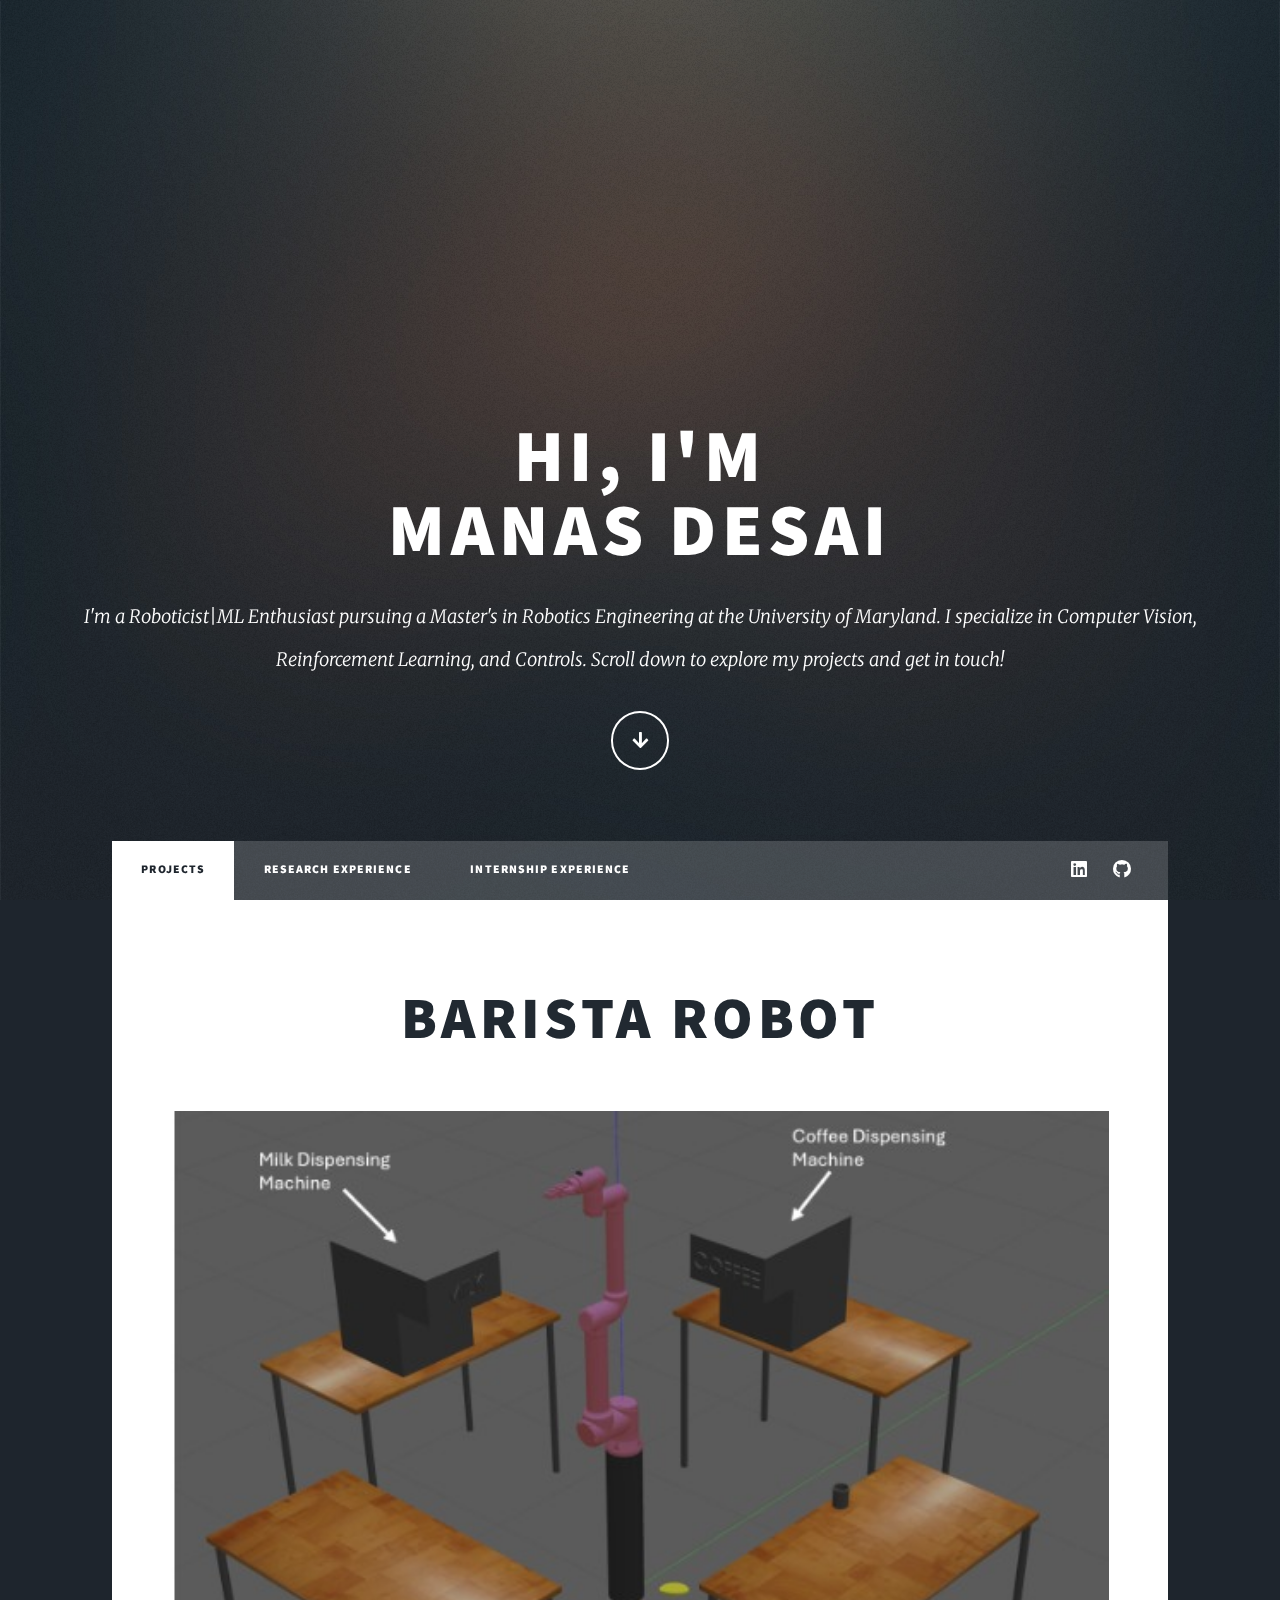
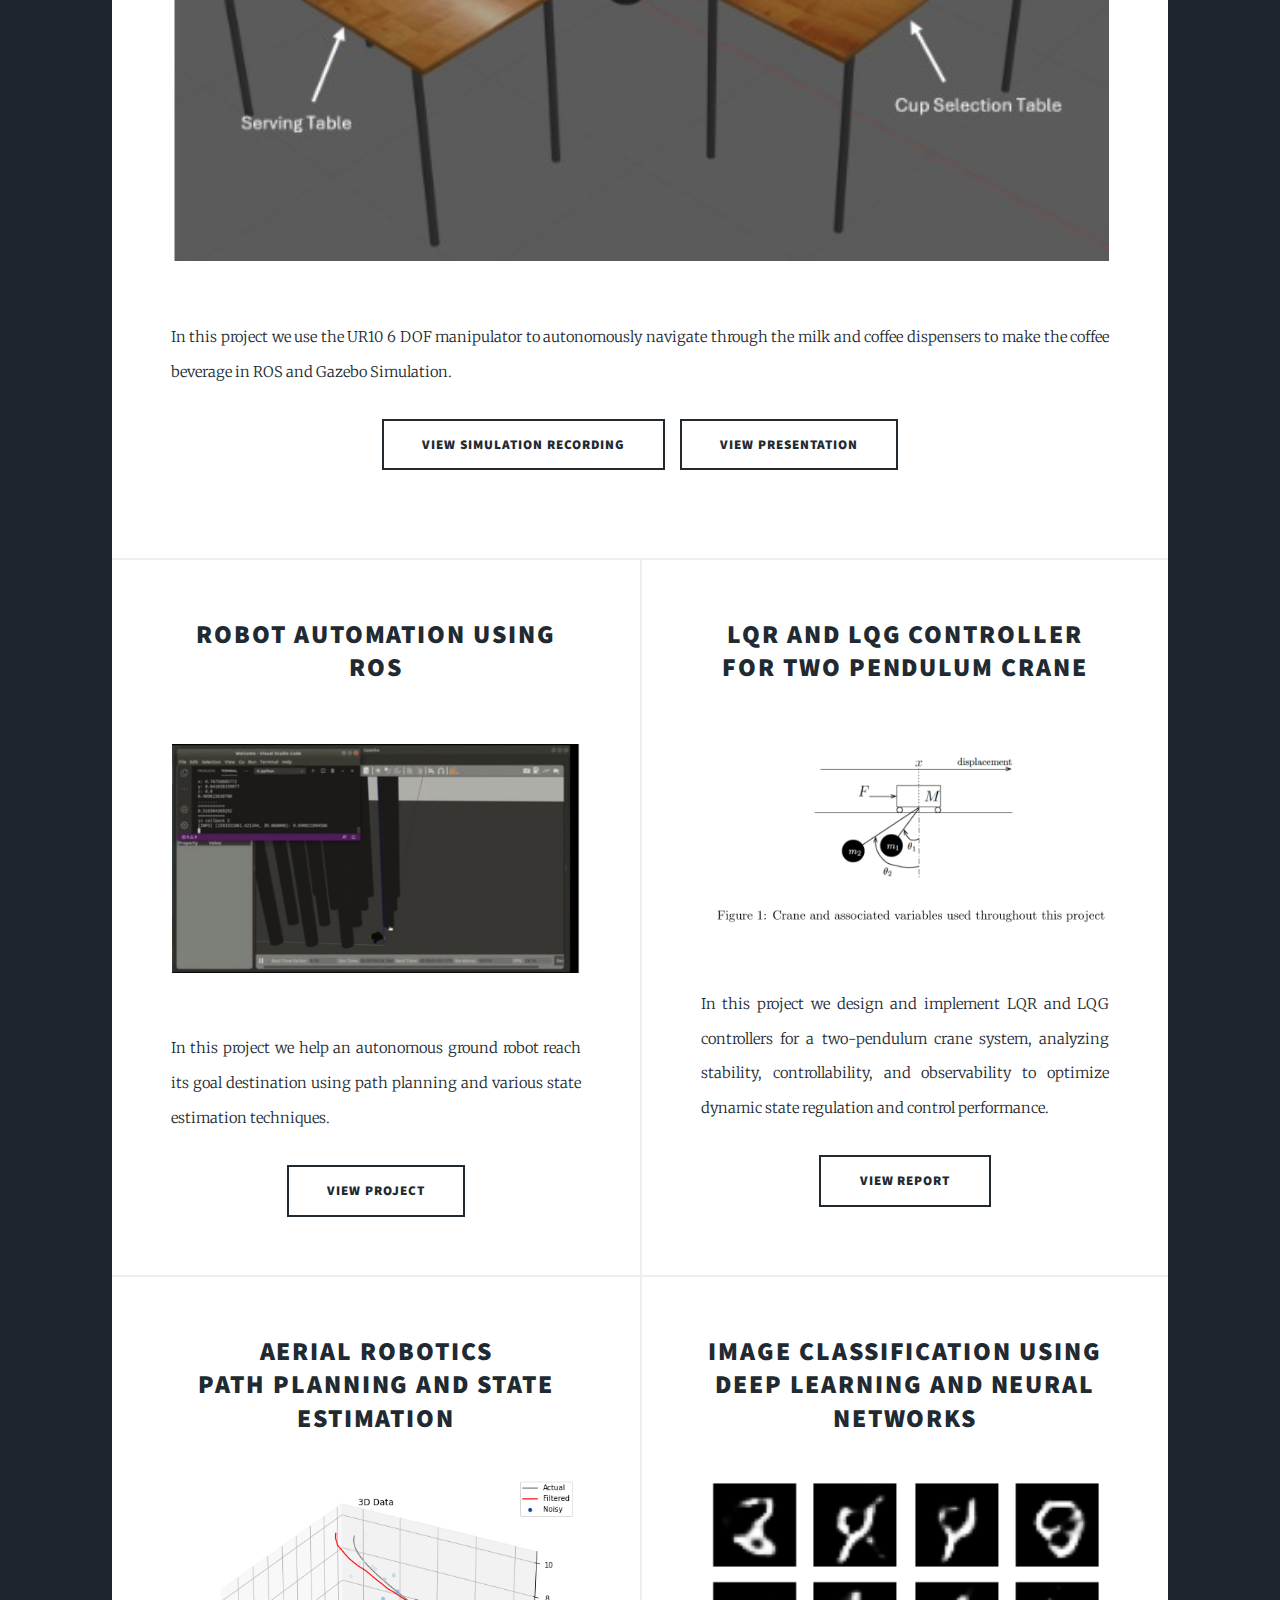
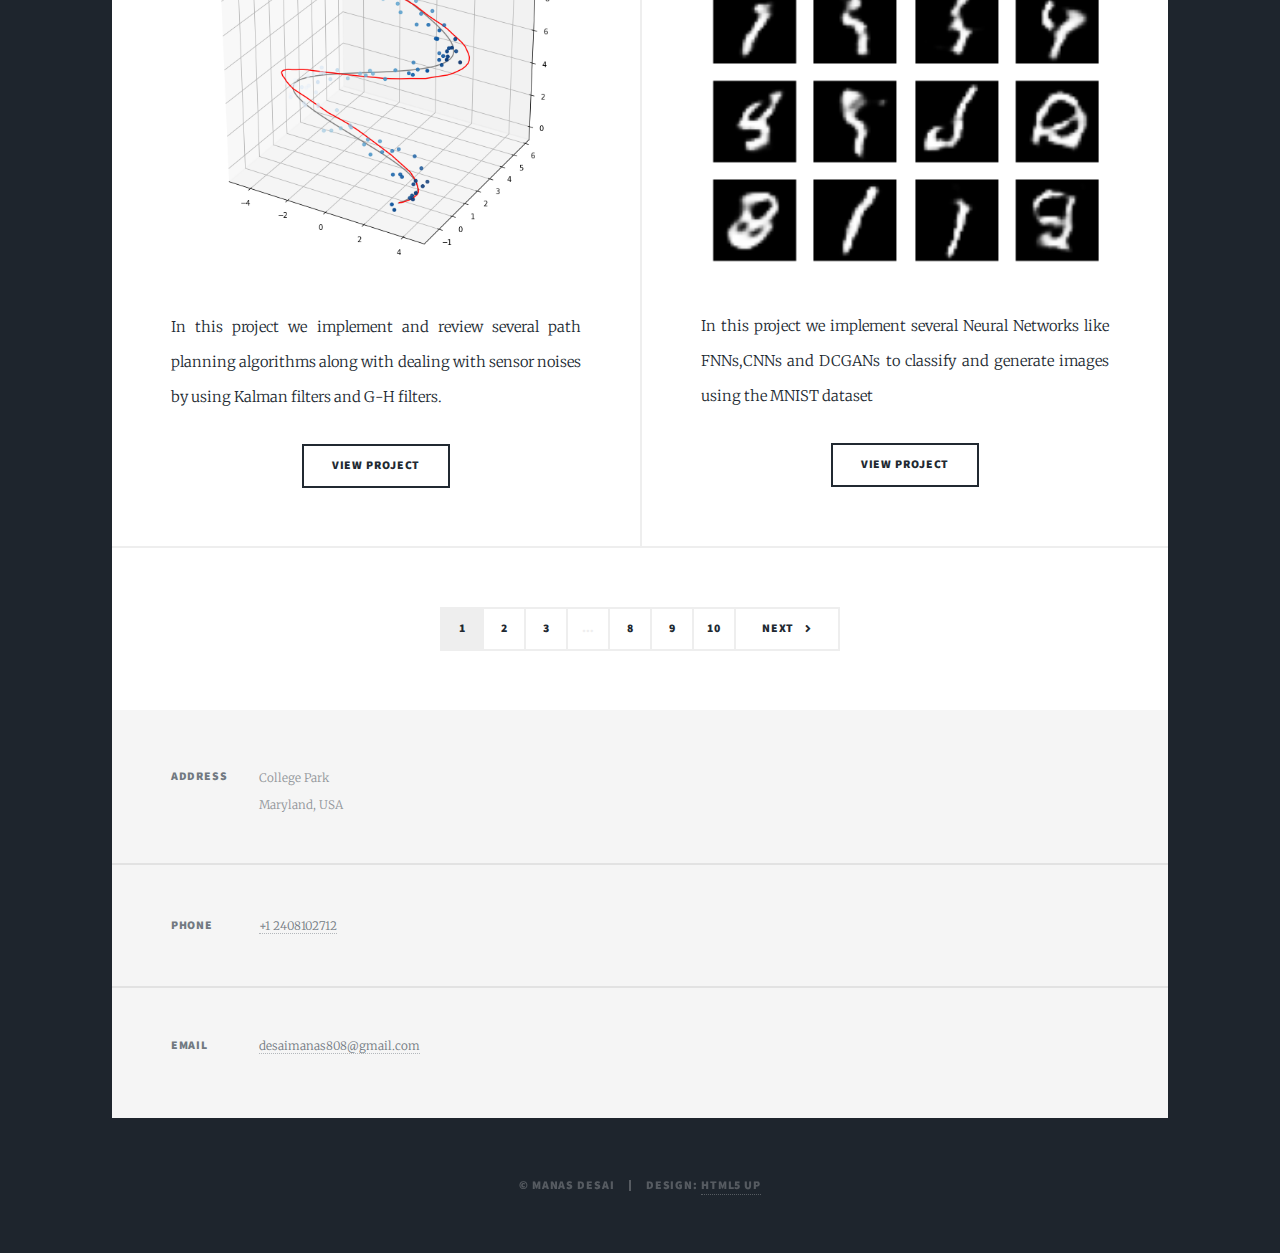
<file: index.html>
<!DOCTYPE HTML>
<!--
	Massively by HTML5 UP
	html5up.net | @ajlkn
	Free for personal and commercial use under the CCA 3.0 license (html5up.net/license)
-->
<html>
	<head>
		<title>Personal Portfolio</title>
		<meta charset="utf-8" />
		<meta name="viewport" content="width=device-width, initial-scale=1, user-scalable=no" />
		<link rel="stylesheet" href="assets/css/main.css" />
		<noscript><link rel="stylesheet" href="assets/css/noscript.css" /></noscript>
	</head>
	<body class="is-preload">

		<!-- Wrapper -->
			<div id="wrapper" class="fade-in">

				<!-- Intro -->
					<div id="intro">
						<h1>Hi, I'm <br> Manas Desai</h1>
						<p>I'm a Roboticist|ML Enthusiast pursuing a Master's in Robotics Engineering at the University of Maryland. I specialize in Computer Vision, Reinforcement Learning, and Controls. Scroll down to explore my projects and get in touch!</a></p>
						<ul class="actions">
							<li><a href="#header" class="button icon solid solo fa-arrow-down scrolly">Continue</a></li>
						</ul>
					</div>

				<!-- Header -->
					<header id="header">
						<a href="index.html" class="logo">Personal Portfolio</a>
					</header>

				<!-- Nav -->
					<nav id="nav">
						<ul class="links">
							<li class="active"><a href="index.html">Projects</a></li>
							<li><a href="generic.html">Research Experience </a></li>
							<li><a href="internship_experience.html">Internship Experience </a></li>
							
						</ul>
						<ul class="icons">
							<li><a href="https://www.linkedin.com/in/manas-desai-131523198?lipi=urn%3Ali%3Apage%3Ad_flagship3_profile_view_base_contact_details%3BO%2FOLXXibRze4OWJwXA4bTQ%3D%3D" class="icon brands alt fa-linkedin"><span class="label">linkedin</span></a></li>
							<li><a href="https://github.com/manasdesai" class="icon brands alt fa-github"><span class="label">gitHub</span></a></li>
						</ul>
					</nav>

				<!-- Main -->
					<div id="main">

						<!-- Featured Post -->

							<article class="post featured">
								<header class="major">
									<h2><a href="#"> Barista Robot</a></h2>
								</header>
								<a href="#" class="image main"><img src="images/coffee_making_simulation.jpeg" alt="" /></a>
								<p>In this project we use the UR10 6 DOF manipulator to autonomously navigate through the milk and coffee dispensers to make the coffee beverage in ROS and Gazebo Simulation.</p>		

								<ul class="actions special">
									<li><a href="images/simulation_recording.mp4" class="button large">View Simulation Recording</a></li>
									<li><a href="https://docs.google.com/presentation/d/1UGlglhO6peJvJHsl6z71bmXmcZCxAgh7TeeEPG3qBbA/edit#slide=id.g31b416ccef0_0_0" class="button large">View Presentation</a></li>
								</ul>
							</article>

						<!-- Posts -->

							<section class="posts">
								<!-- Posts -->
								<article>
									<header>
										<h2><a href="#"> Robot Automation Using ROS</a></h2>
									</header>
									<a href="#" class="image main"><img src="images/Robotics Project SC.png" alt="" /></a>
									<p>In this project we help an autonomous ground robot reach its goal destination using path planning and various state estimation techniques.</p>		

									<ul class="actions special">
										<li><a href="https://github.com/manasdesai/Path-Planning-and-Control-Theory-" class="button large">View Project</a></li>
									</ul>
								</article>
								<article>
									<header>
										<h2><a href="#"> LQR and LQG controller for two pendulum crane</a></h2>
									</header>
									<a href="#" class="image main"><img src="images/Two_pendulum_crane.png" alt="" /></a>
									<p>In this project we design and implement LQR and LQG controllers for a two-pendulum crane system, analyzing stability, controllability, and observability to optimize dynamic state regulation and control performance.</p>		

									<ul class="actions special">
										<li><a href="https://drive.google.com/file/d/1Q7dAlYphjXI3G4L_5SEurVWjgEyJ9Tjc/view?usp=sharing" class="button large">View Report</a></li>
									</ul>
								</article>
								<article>
									<header>
										
										<h2><a href="#">Aerial Robotics<br />
										Path Planning and State Estimation</a></h2>
									</header>
									<a href="#" class="image fit"><img src="images/Aerial Robotics.png" alt="" /></a>
									<p>In this project we implement and review several path planning algorithms along with dealing with sensor noises by using Kalman filters and G-H filters.</p>
									<ul class="actions special">
										<li><a href="https://github.com/manasdesai/QSTP_Aerial-Robotics_2021"  class="button">View Project</a></li>
									</ul>
								</article>
								<article>
									<header>
										
										<h2><a href="#">Image Classification using Deep Learning and Neural Networks<br />
										</a></h2>
									</header>
									<a href="#" class="image fit"><img src="images/Intro to Deep learning.png" alt="" /></a>
									<p>In this project we implement several Neural Networks like FNNs,CNNs and DCGANs to classify and generate images using the MNIST dataset </p>
									<ul class="actions special">
										<li><a href="https://github.com/manasdesai/QSTP-2022_Intro-to-Deep-Learning" class="button">View Project</a></li>
									</ul>
								</article>
								<!-- <article>
									<header>
										
										<h2><a href="#">Estimating the Carbon Footprint of BITS Campus <br />and implementing Net-Zero solutions
										</a></h2>
									</header>
									<a href="#" class="image fit"><img src="images/Net Zero.jpg" alt="" /></a>
									<p>In this project we collect all kinds of data required for estimating the total Carbon Footprint of our campus <br /> and suggest ways to curb it by looking at the distribution of the three scopes of emissions.</p>
									<ul class="actions special">
										<li><a href="https://docs.google.com/spreadsheets/d/1W2sLBNcWjBcs5sQMCN32qc-4sRL8i4y9kPG6RbfeLLk/edit?usp=sharing" class="button">View Project</a></li>
									</ul>
								</article> -->
								
							</section>

						<!-- Footer -->
							<footer>
								<div class="pagination">
									<!--<a href="#" class="previous">Prev</a>-->
									<a href="#" class="page active">1</a>
									<a href="#" class="page">2</a>
									<a href="#" class="page">3</a>
									<span class="extra">&hellip;</span>
									<a href="#" class="page">8</a>
									<a href="#" class="page">9</a>
									<a href="#" class="page">10</a>
									<a href="#" class="next">Next</a>
								</div>
							</footer>

					</div>

				<!-- Footer -->
					<footer id="footer">
						
						<section class="split contact">
							<section class="alt">
								<h3>Address</h3>
								<p>College Park<br />
								Maryland, USA</p>
							</section>
							<section>
								<h3>Phone</h3>
								<p><a href="#">+1 2408102712</a></p>
							</section>
							<section>
								<h3>Email</h3>
								<p><a href="#">desaimanas808@gmail.com</a></p>
							</section>
							
						</section>
					</footer>

				<!-- Copyright -->
					<div id="copyright">
						<ul><li>&copy; Manas Desai</li><li>Design: <a href="https://html5up.net">HTML5 UP</a></li></ul>
					</div>

			</div>

		<!-- Scripts -->
			<script src="assets/js/jquery.min.js"></script>
			<script src="assets/js/jquery.scrollex.min.js"></script>
			<script src="assets/js/jquery.scrolly.min.js"></script>
			<script src="assets/js/browser.min.js"></script>
			<script src="assets/js/breakpoints.min.js"></script>
			<script src="assets/js/util.js"></script>
			<script src="assets/js/main.js"></script>

	</body>
</html>
</file>
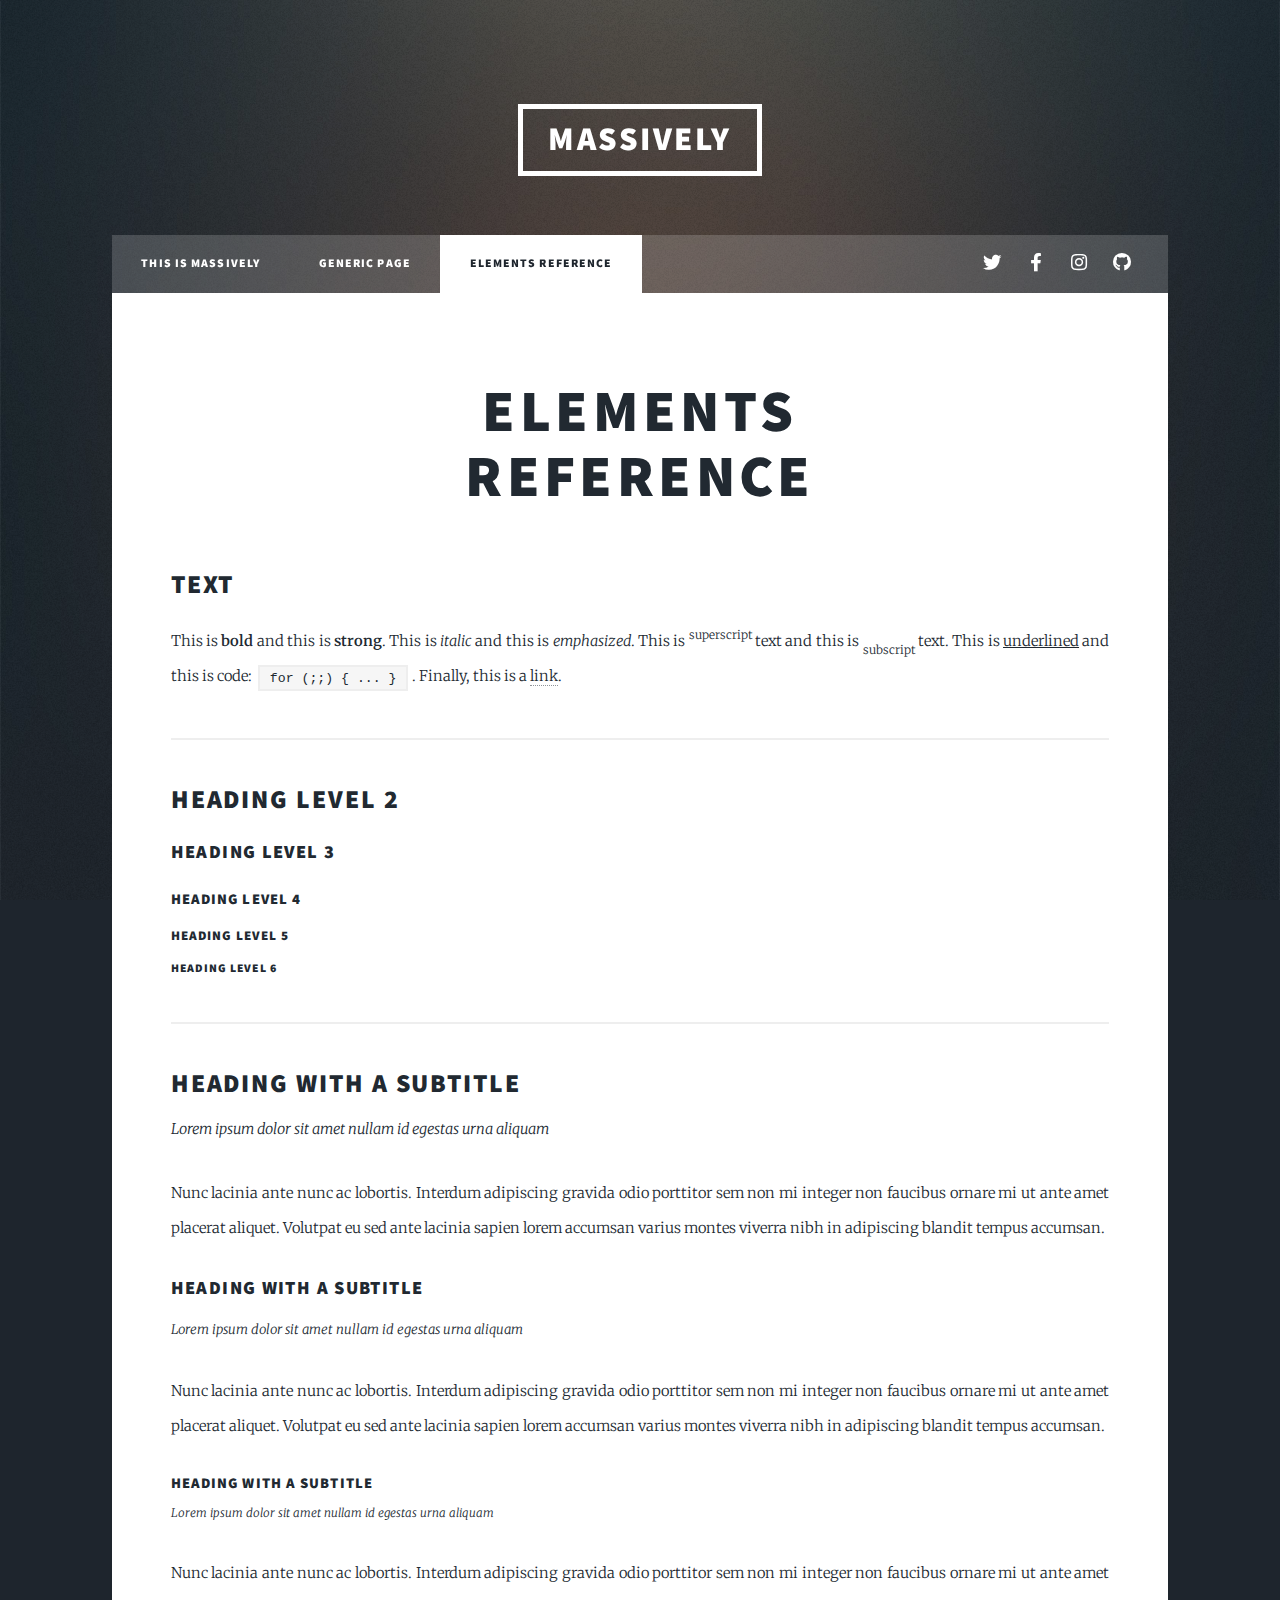
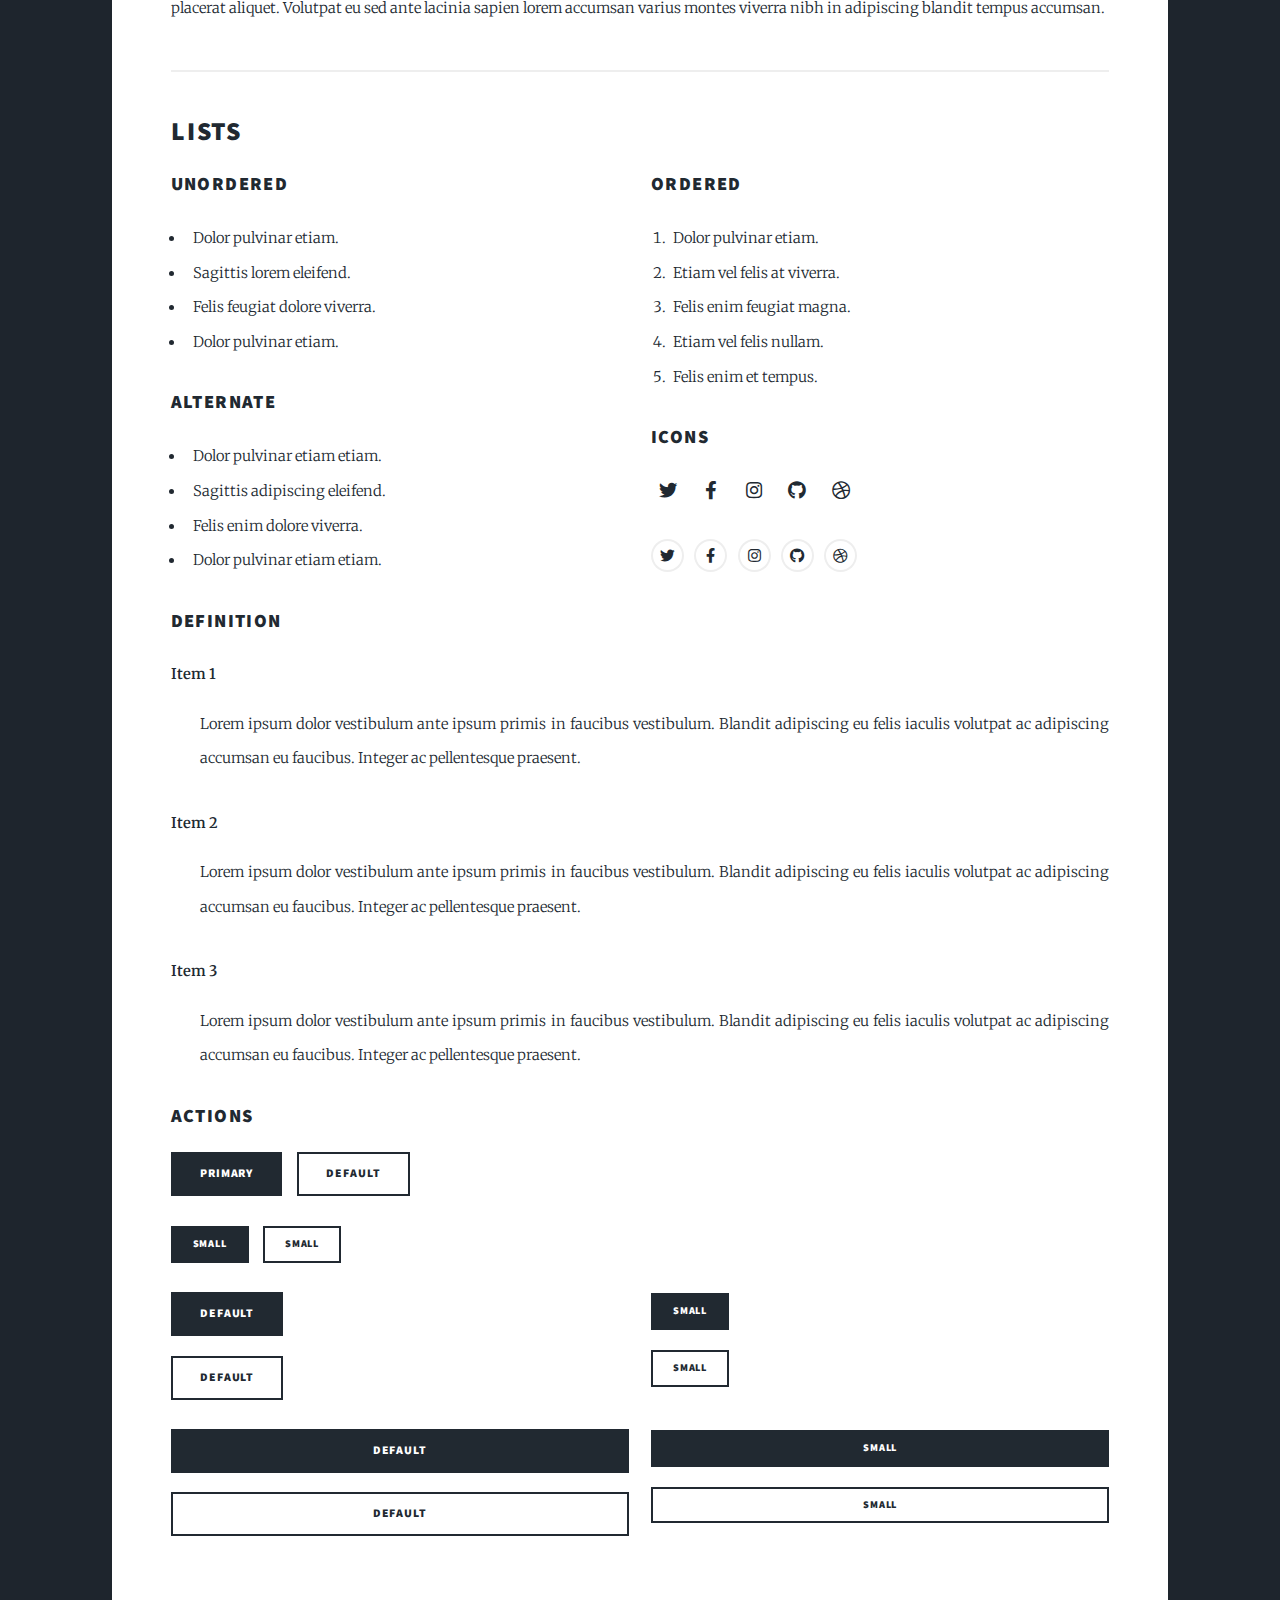
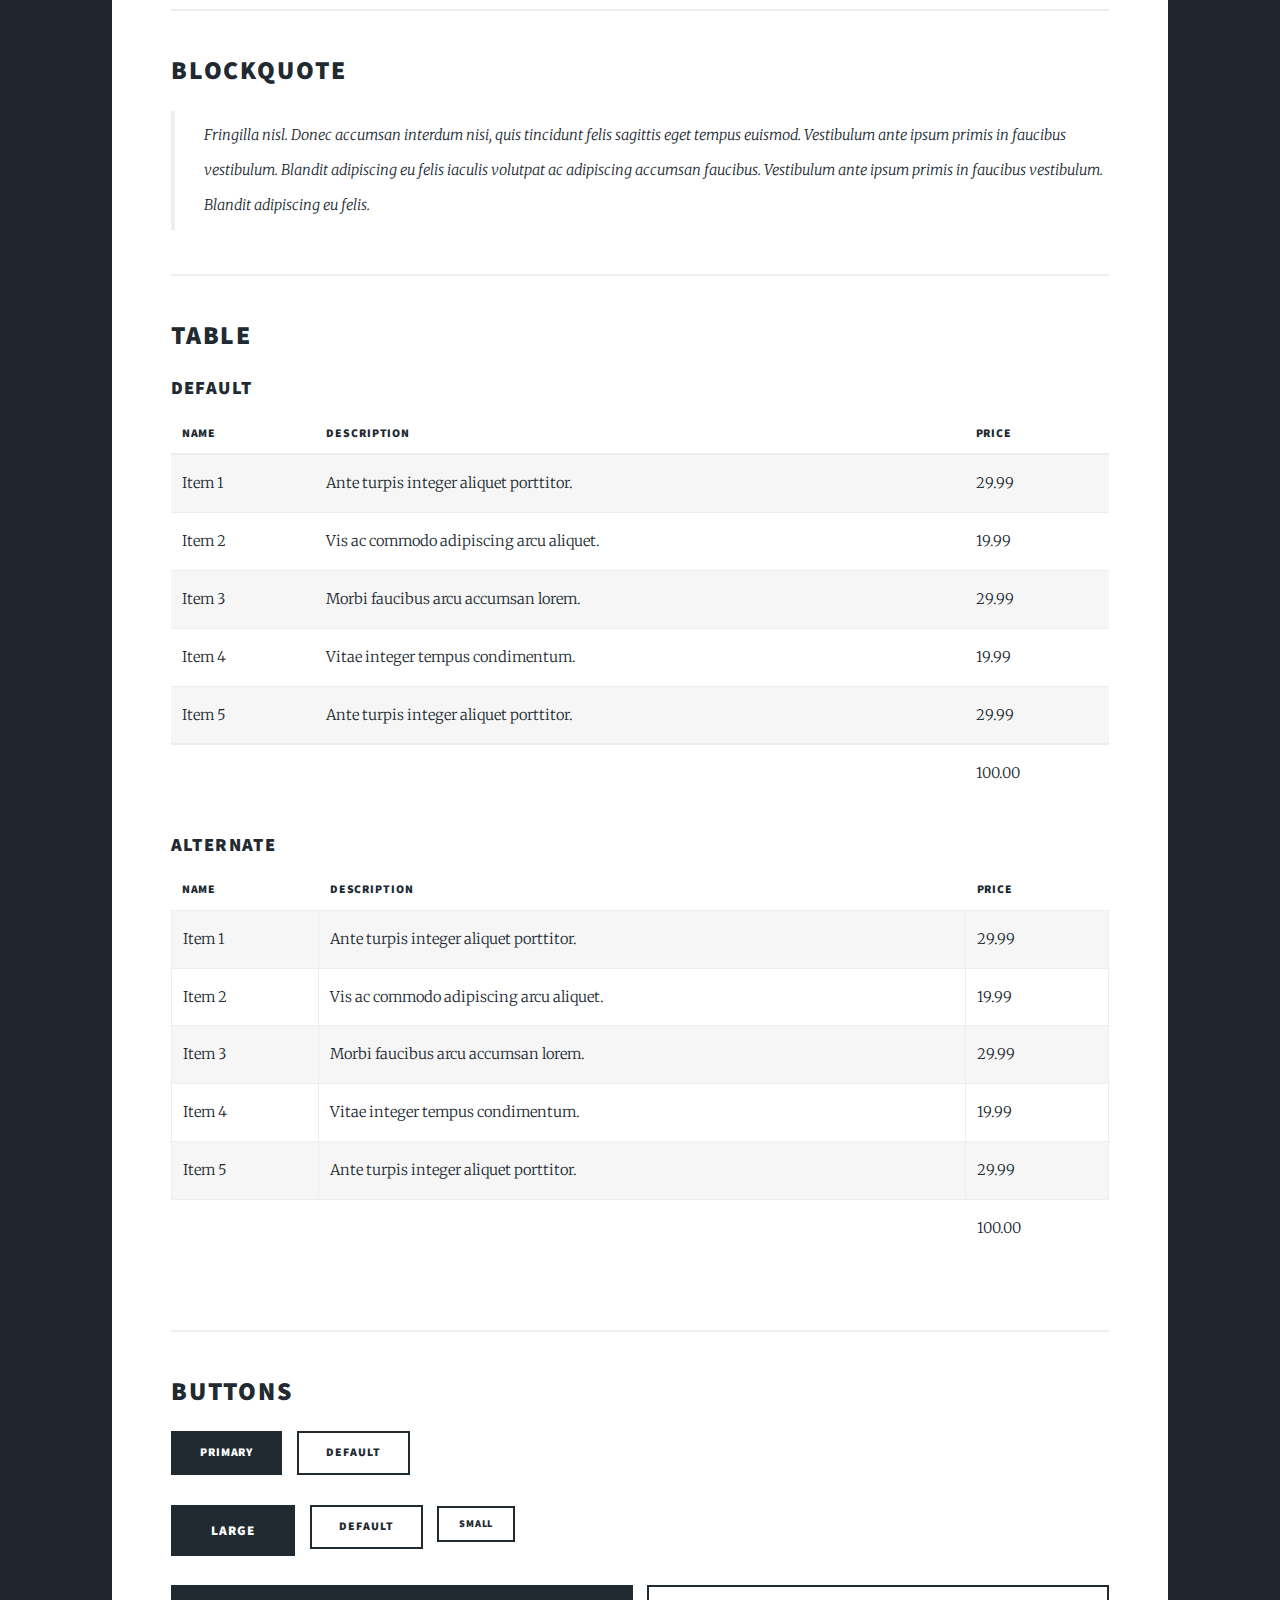
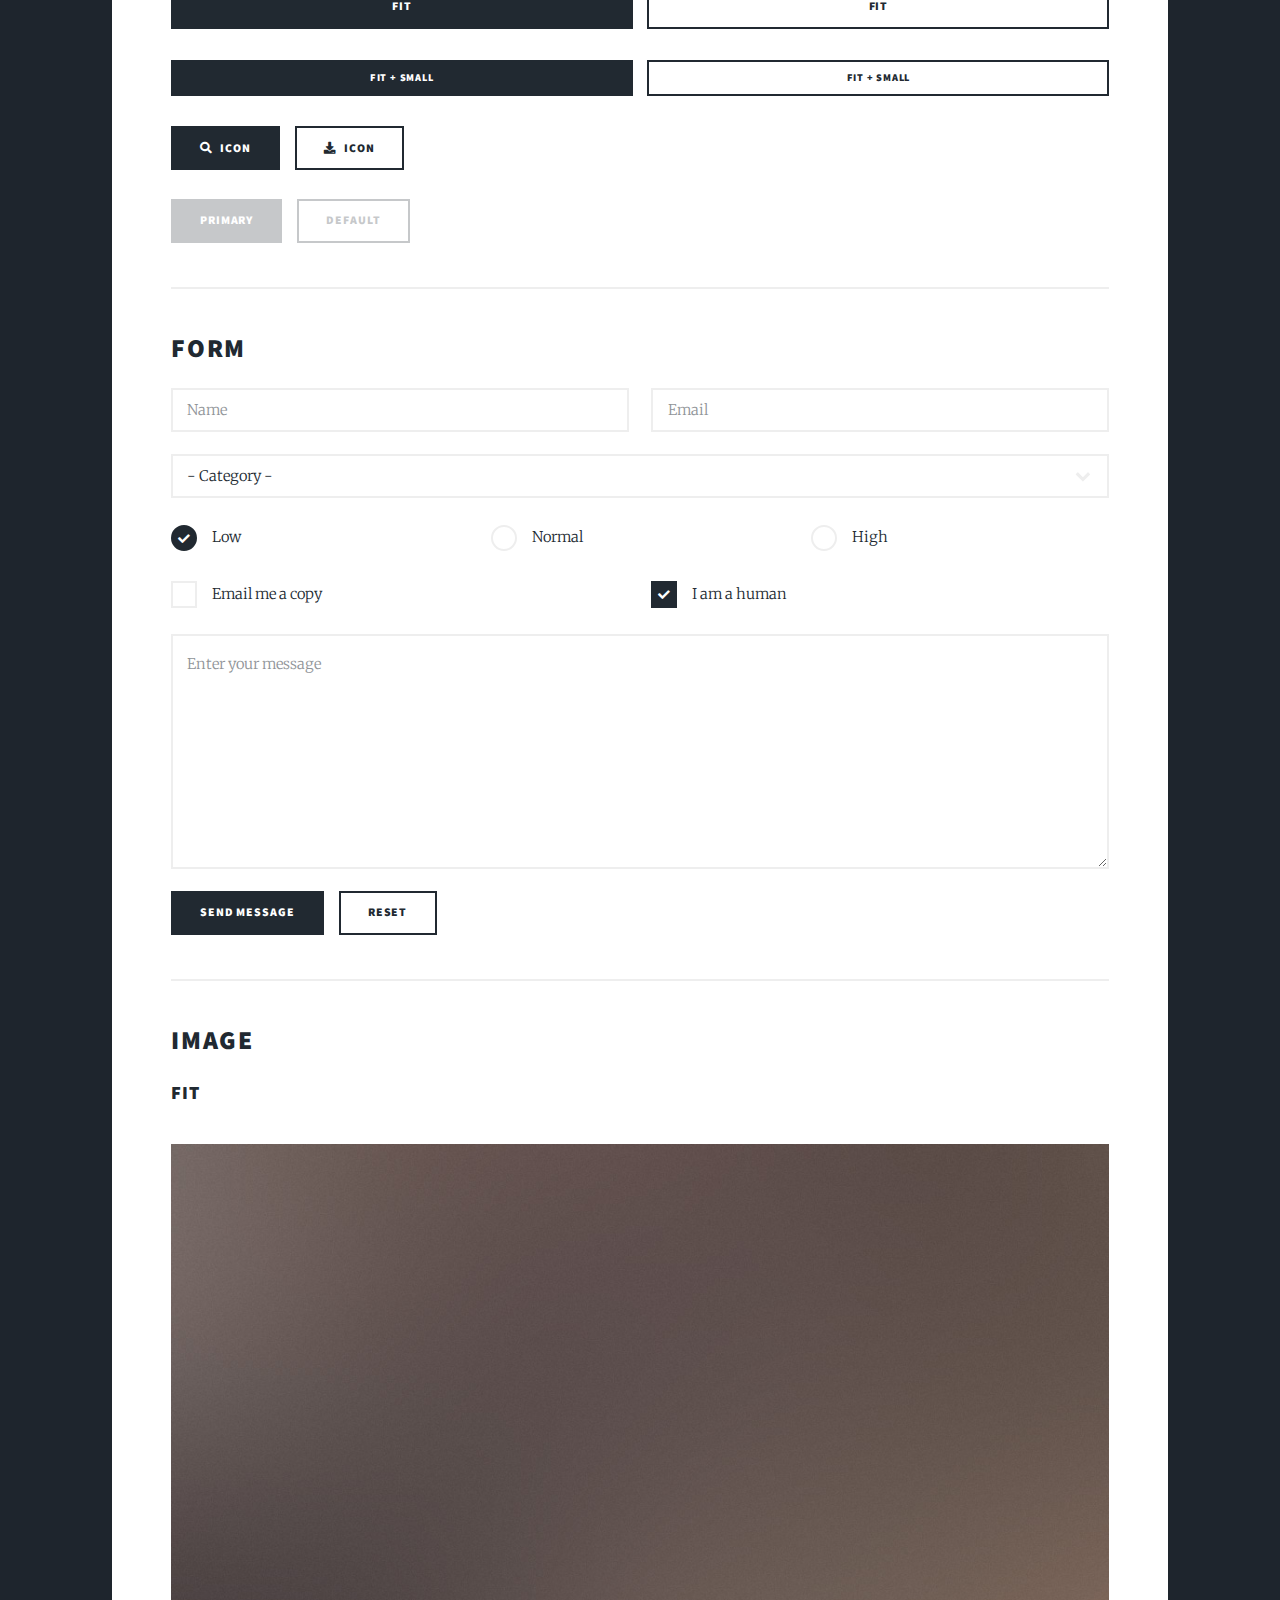
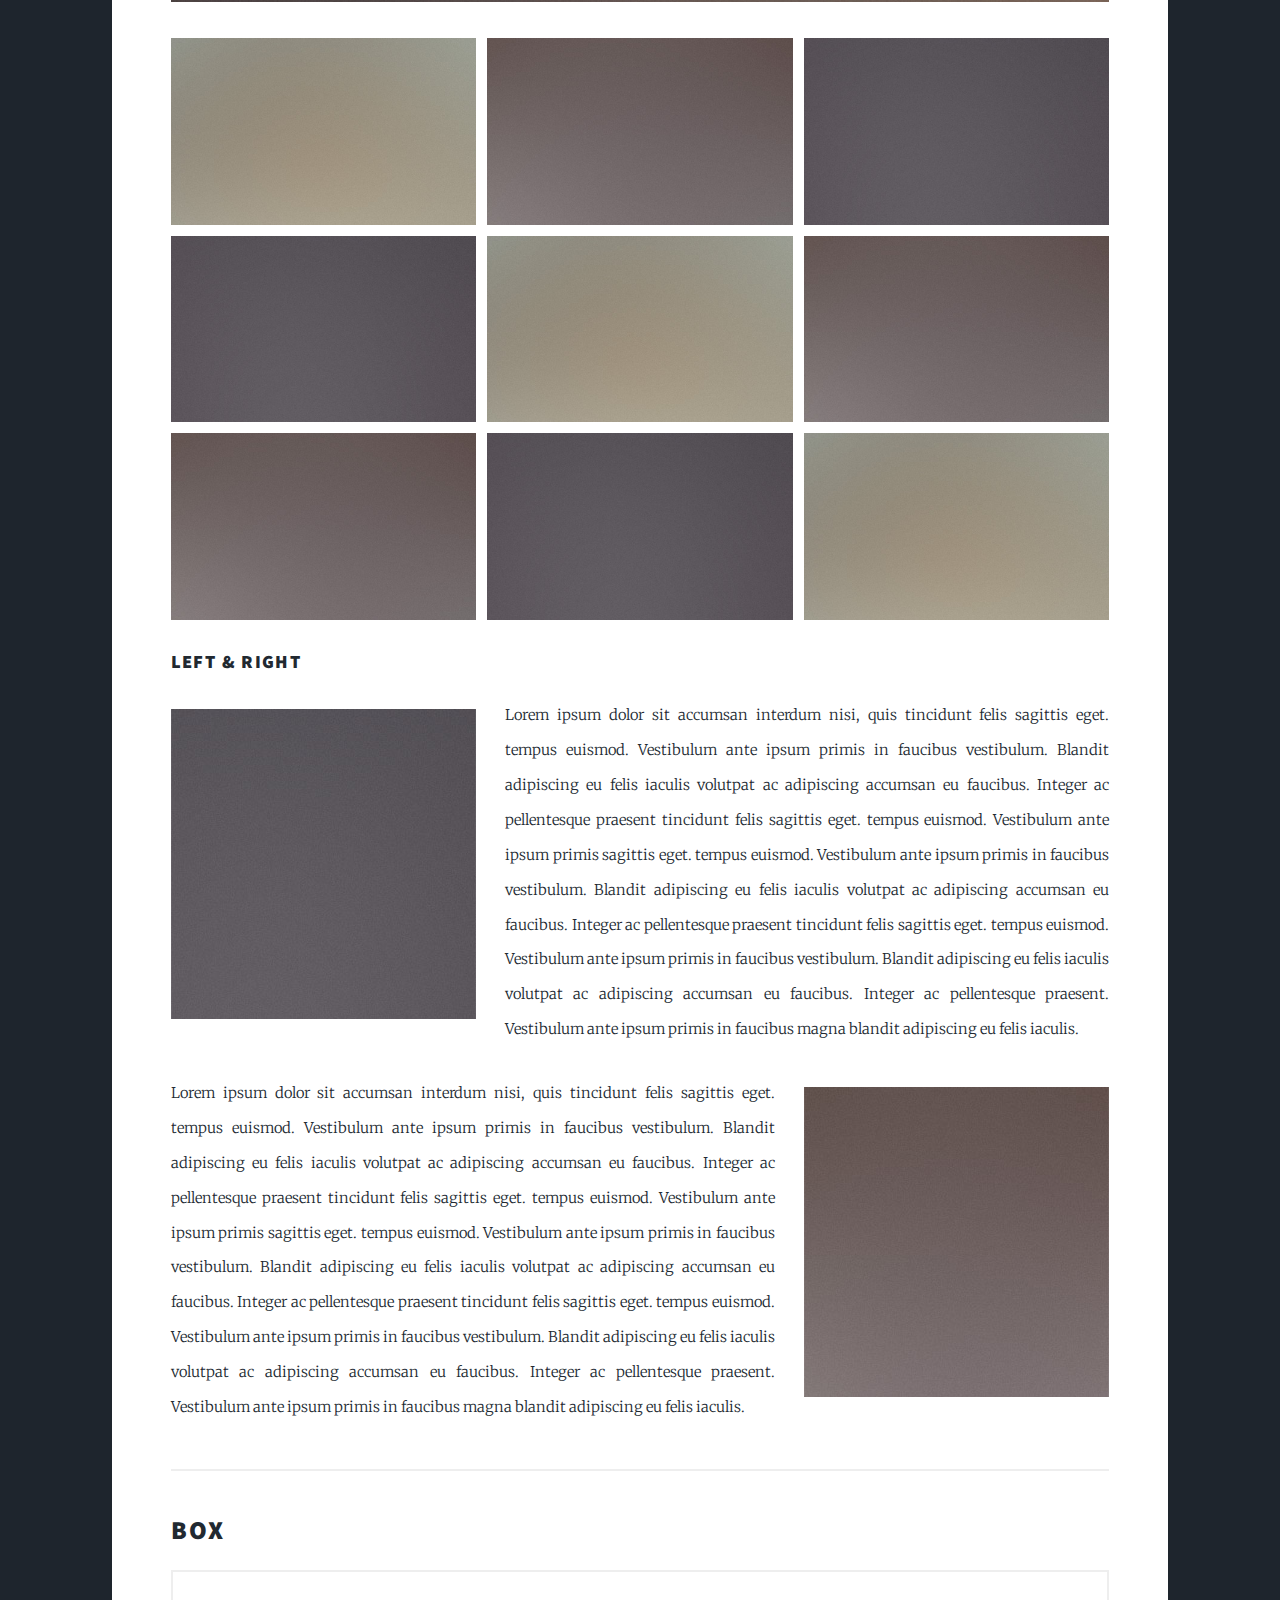
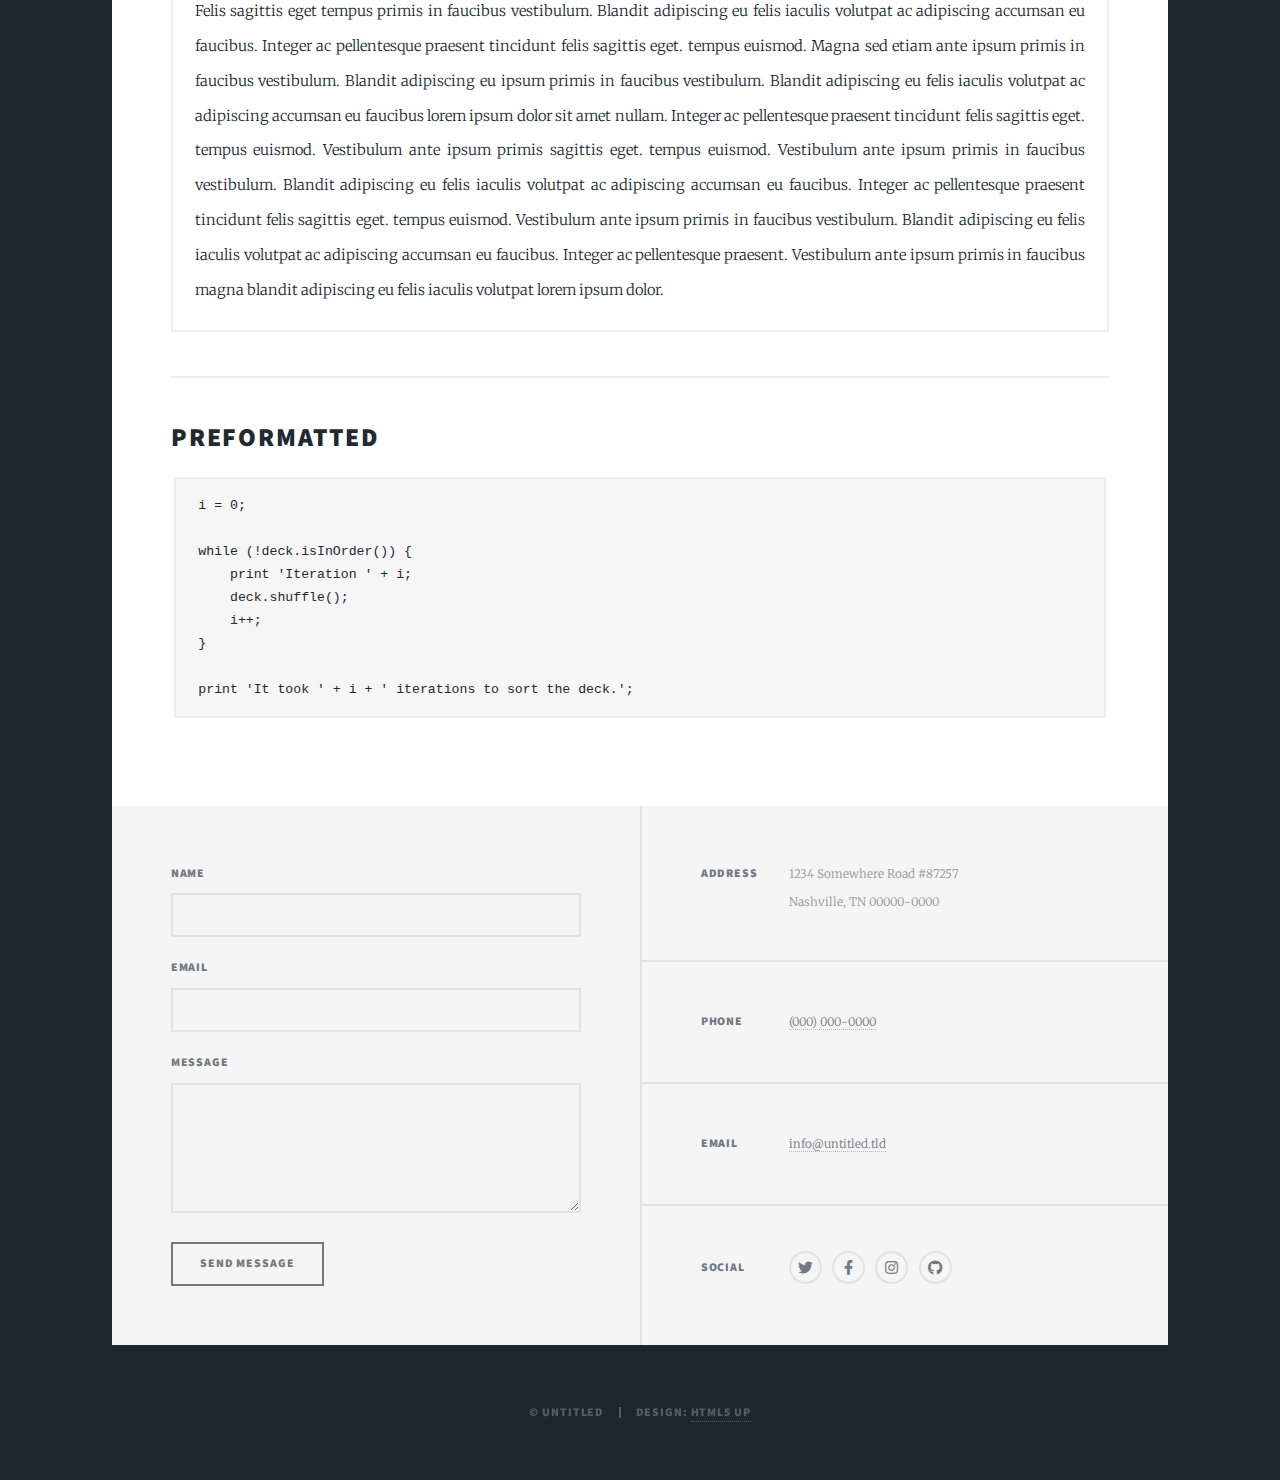
<file: elements.html>
<!DOCTYPE HTML>
<!--
	Massively by HTML5 UP
	html5up.net | @ajlkn
	Free for personal and commercial use under the CCA 3.0 license (html5up.net/license)
-->
<html>
	<head>
		<title>Elements Reference - Massively by HTML5 UP</title>
		<meta charset="utf-8" />
		<meta name="viewport" content="width=device-width, initial-scale=1, user-scalable=no" />
		<link rel="stylesheet" href="assets/css/main.css" />
		<noscript><link rel="stylesheet" href="assets/css/noscript.css" /></noscript>
	</head>
	<body class="is-preload">

		<!-- Wrapper -->
			<div id="wrapper">

				<!-- Header -->
					<header id="header">
						<a href="index.html" class="logo">Massively</a>
					</header>

				<!-- Nav -->
					<nav id="nav">
						<ul class="links">
							<li><a href="index.html">This is Massively</a></li>
							<li><a href="generic.html">Generic Page</a></li>
							<li class="active"><a href="elements.html">Elements Reference</a></li>
						</ul>
						<ul class="icons">
							<li><a href="#" class="icon brands fa-twitter"><span class="label">Twitter</span></a></li>
							<li><a href="#" class="icon brands fa-facebook-f"><span class="label">Facebook</span></a></li>
							<li><a href="#" class="icon brands fa-instagram"><span class="label">Instagram</span></a></li>
							<li><a href="#" class="icon brands fa-github"><span class="label">GitHub</span></a></li>
						</ul>
					</nav>

				<!-- Main -->
					<div id="main">

						<!-- Post -->
							<section class="post">
								<header class="major">
									<h1>Elements<br />
									Reference</h1>
								</header>

								<!-- Text stuff -->
									<h2>Text</h2>
									<p>This is <b>bold</b> and this is <strong>strong</strong>. This is <i>italic</i> and this is <em>emphasized</em>.
									This is <sup>superscript</sup> text and this is <sub>subscript</sub> text.
									This is <u>underlined</u> and this is code: <code>for (;;) { ... }</code>.
									Finally, this is a <a href="#">link</a>.</p>
									<hr />
									<h2>Heading Level 2</h2>
									<h3>Heading Level 3</h3>
									<h4>Heading Level 4</h4>
									<h5>Heading Level 5</h5>
									<h6>Heading Level 6</h6>
									<hr />
									<header>
										<h2>Heading with a Subtitle</h2>
										<p>Lorem ipsum dolor sit amet nullam id egestas urna aliquam</p>
									</header>
									<p>Nunc lacinia ante nunc ac lobortis. Interdum adipiscing gravida odio porttitor sem non mi integer non faucibus ornare mi ut ante amet placerat aliquet. Volutpat eu sed ante lacinia sapien lorem accumsan varius montes viverra nibh in adipiscing blandit tempus accumsan.</p>
									<header>
										<h3>Heading with a Subtitle</h3>
										<p>Lorem ipsum dolor sit amet nullam id egestas urna aliquam</p>
									</header>
									<p>Nunc lacinia ante nunc ac lobortis. Interdum adipiscing gravida odio porttitor sem non mi integer non faucibus ornare mi ut ante amet placerat aliquet. Volutpat eu sed ante lacinia sapien lorem accumsan varius montes viverra nibh in adipiscing blandit tempus accumsan.</p>
									<header>
										<h4>Heading with a Subtitle</h4>
										<p>Lorem ipsum dolor sit amet nullam id egestas urna aliquam</p>
									</header>
									<p>Nunc lacinia ante nunc ac lobortis. Interdum adipiscing gravida odio porttitor sem non mi integer non faucibus ornare mi ut ante amet placerat aliquet. Volutpat eu sed ante lacinia sapien lorem accumsan varius montes viverra nibh in adipiscing blandit tempus accumsan.</p>

									<hr />

								<!-- Lists -->
									<h2>Lists</h2>
									<div class="row">
										<div class="col-6 col-12-small">

											<h3>Unordered</h3>
											<ul>
												<li>Dolor pulvinar etiam.</li>
												<li>Sagittis lorem eleifend.</li>
												<li>Felis feugiat dolore viverra.</li>
												<li>Dolor pulvinar etiam.</li>
											</ul>

											<h3>Alternate</h3>
											<ul class="alt">
												<li>Dolor pulvinar etiam etiam.</li>
												<li>Sagittis adipiscing eleifend.</li>
												<li>Felis enim dolore viverra.</li>
												<li>Dolor pulvinar etiam etiam.</li>
											</ul>

										</div>
										<div class="col-6 col-12-small">

											<h3>Ordered</h3>
											<ol>
												<li>Dolor pulvinar etiam.</li>
												<li>Etiam vel felis at viverra.</li>
												<li>Felis enim feugiat magna.</li>
												<li>Etiam vel felis nullam.</li>
												<li>Felis enim et tempus.</li>
											</ol>

											<h3>Icons</h3>
											<ul class="icons">
												<li><a href="#" class="icon brands fa-twitter"><span class="label">Twitter</span></a></li>
												<li><a href="#" class="icon brands fa-facebook-f"><span class="label">Facebook</span></a></li>
												<li><a href="#" class="icon brands fa-instagram"><span class="label">Instagram</span></a></li>
												<li><a href="#" class="icon brands fa-github"><span class="label">Github</span></a></li>
												<li><a href="#" class="icon brands fa-dribbble"><span class="label">Dribbble</span></a></li>
											</ul>
											<ul class="icons alt">
												<li><a href="#" class="icon brands alt fa-twitter"><span class="label">Twitter</span></a></li>
												<li><a href="#" class="icon brands alt fa-facebook-f"><span class="label">Facebook</span></a></li>
												<li><a href="#" class="icon brands alt fa-instagram"><span class="label">Instagram</span></a></li>
												<li><a href="#" class="icon brands alt fa-github"><span class="label">Github</span></a></li>
												<li><a href="#" class="icon brands alt fa-dribbble"><span class="label">Dribbble</span></a></li>
											</ul>

										</div>
									</div>
									<h3>Definition</h3>
									<dl>
										<dt>Item 1</dt>
										<dd>
											<p>Lorem ipsum dolor vestibulum ante ipsum primis in faucibus vestibulum. Blandit adipiscing eu felis iaculis volutpat ac adipiscing accumsan eu faucibus. Integer ac pellentesque praesent.</p>
										</dd>
										<dt>Item 2</dt>
										<dd>
											<p>Lorem ipsum dolor vestibulum ante ipsum primis in faucibus vestibulum. Blandit adipiscing eu felis iaculis volutpat ac adipiscing accumsan eu faucibus. Integer ac pellentesque praesent.</p>
										</dd>
										<dt>Item 3</dt>
										<dd>
											<p>Lorem ipsum dolor vestibulum ante ipsum primis in faucibus vestibulum. Blandit adipiscing eu felis iaculis volutpat ac adipiscing accumsan eu faucibus. Integer ac pellentesque praesent.</p>
										</dd>
									</dl>

									<h3>Actions</h3>
									<ul class="actions">
										<li><a href="#" class="button primary">Primary</a></li>
										<li><a href="#" class="button">Default</a></li>
									</ul>
									<ul class="actions small">
										<li><a href="#" class="button primary small">Small</a></li>
										<li><a href="#" class="button small">Small</a></li>
									</ul>
									<div class="row">
										<div class="col-6 col-12-small">
											<ul class="actions stacked">
												<li><a href="#" class="button primary">Default</a></li>
												<li><a href="#" class="button">Default</a></li>
											</ul>
										</div>
										<div class="col-6 col-12-small">
											<ul class="actions stacked">
												<li><a href="#" class="button primary small">Small</a></li>
												<li><a href="#" class="button small">Small</a></li>
											</ul>
										</div>
									</div>
									<div class="row">
										<div class="col-6 col-12-small">
											<ul class="actions stacked">
												<li><a href="#" class="button primary fit">Default</a></li>
												<li><a href="#" class="button fit">Default</a></li>
											</ul>
										</div>
										<div class="col-6 col-12-small">
											<ul class="actions stacked">
												<li><a href="#" class="button primary small fit">Small</a></li>
												<li><a href="#" class="button small fit">Small</a></li>
											</ul>
										</div>
									</div>

									<hr />

								<!-- Blockquote -->
									<h2>Blockquote</h2>
									<blockquote>Fringilla nisl. Donec accumsan interdum nisi, quis tincidunt felis sagittis eget tempus euismod. Vestibulum ante ipsum primis in faucibus vestibulum. Blandit adipiscing eu felis iaculis volutpat ac adipiscing accumsan faucibus. Vestibulum ante ipsum primis in faucibus vestibulum. Blandit adipiscing eu felis.</blockquote>

									<hr />

								<!-- Table -->
									<h2>Table</h2>

									<h3>Default</h3>
									<div class="table-wrapper">
										<table>
											<thead>
												<tr>
													<th>Name</th>
													<th>Description</th>
													<th>Price</th>
												</tr>
											</thead>
											<tbody>
												<tr>
													<td>Item 1</td>
													<td>Ante turpis integer aliquet porttitor.</td>
													<td>29.99</td>
												</tr>
												<tr>
													<td>Item 2</td>
													<td>Vis ac commodo adipiscing arcu aliquet.</td>
													<td>19.99</td>
												</tr>
												<tr>
													<td>Item 3</td>
													<td> Morbi faucibus arcu accumsan lorem.</td>
													<td>29.99</td>
												</tr>
												<tr>
													<td>Item 4</td>
													<td>Vitae integer tempus condimentum.</td>
													<td>19.99</td>
												</tr>
												<tr>
													<td>Item 5</td>
													<td>Ante turpis integer aliquet porttitor.</td>
													<td>29.99</td>
												</tr>
											</tbody>
											<tfoot>
												<tr>
													<td colspan="2"></td>
													<td>100.00</td>
												</tr>
											</tfoot>
										</table>
									</div>

									<h3>Alternate</h3>
									<div class="table-wrapper">
										<table class="alt">
											<thead>
												<tr>
													<th>Name</th>
													<th>Description</th>
													<th>Price</th>
												</tr>
											</thead>
											<tbody>
												<tr>
													<td>Item 1</td>
													<td>Ante turpis integer aliquet porttitor.</td>
													<td>29.99</td>
												</tr>
												<tr>
													<td>Item 2</td>
													<td>Vis ac commodo adipiscing arcu aliquet.</td>
													<td>19.99</td>
												</tr>
												<tr>
													<td>Item 3</td>
													<td> Morbi faucibus arcu accumsan lorem.</td>
													<td>29.99</td>
												</tr>
												<tr>
													<td>Item 4</td>
													<td>Vitae integer tempus condimentum.</td>
													<td>19.99</td>
												</tr>
												<tr>
													<td>Item 5</td>
													<td>Ante turpis integer aliquet porttitor.</td>
													<td>29.99</td>
												</tr>
											</tbody>
											<tfoot>
												<tr>
													<td colspan="2"></td>
													<td>100.00</td>
												</tr>
											</tfoot>
										</table>
									</div>

									<hr />

								<!-- Buttons -->
									<h2>Buttons</h2>
									<ul class="actions">
										<li><a href="#" class="button primary">Primary</a></li>
										<li><a href="#" class="button">Default</a></li>
									</ul>
									<ul class="actions">
										<li><a href="#" class="button primary large">Large</a></li>
										<li><a href="#" class="button">Default</a></li>
										<li><a href="#" class="button small">Small</a></li>
									</ul>
									<ul class="actions fit">
										<li><a href="#" class="button primary fit">Fit</a></li>
										<li><a href="#" class="button fit">Fit</a></li>
									</ul>
									<ul class="actions fit small">
										<li><a href="#" class="button primary fit small">Fit + Small</a></li>
										<li><a href="#" class="button fit small">Fit + Small</a></li>
									</ul>
									<ul class="actions">
										<li><a href="#" class="button primary icon solid fa-search">Icon</a></li>
										<li><a href="#" class="button icon solid fa-download">Icon</a></li>
									</ul>
									<ul class="actions">
										<li><span class="button primary disabled">Primary</span></li>
										<li><span class="button disabled">Default</span></li>
									</ul>

									<hr />

								<!-- Form -->
									<h2>Form</h2>

									<form method="post" action="#">
										<div class="row gtr-uniform">
											<div class="col-6 col-12-xsmall">
												<input type="text" name="demo-name" id="demo-name" value="" placeholder="Name" />
											</div>
											<div class="col-6 col-12-xsmall">
												<input type="email" name="demo-email" id="demo-email" value="" placeholder="Email" />
											</div>
											<!-- Break -->
											<div class="col-12">
												<select name="demo-category" id="demo-category">
													<option value="">- Category -</option>
													<option value="1">Manufacturing</option>
													<option value="1">Shipping</option>
													<option value="1">Administration</option>
													<option value="1">Human Resources</option>
												</select>
											</div>
											<!-- Break -->
											<div class="col-4 col-12-small">
												<input type="radio" id="demo-priority-low" name="demo-priority" checked>
												<label for="demo-priority-low">Low</label>
											</div>
											<div class="col-4 col-12-small">
												<input type="radio" id="demo-priority-normal" name="demo-priority">
												<label for="demo-priority-normal">Normal</label>
											</div>
											<div class="col-4 col-12-small">
												<input type="radio" id="demo-priority-high" name="demo-priority">
												<label for="demo-priority-high">High</label>
											</div>
											<!-- Break -->
											<div class="col-6 col-12-small">
												<input type="checkbox" id="demo-copy" name="demo-copy">
												<label for="demo-copy">Email me a copy</label>
											</div>
											<div class="col-6 col-12-small">
												<input type="checkbox" id="demo-human" name="demo-human" checked>
												<label for="demo-human">I am a human</label>
											</div>
											<!-- Break -->
											<div class="col-12">
												<textarea name="demo-message" id="demo-message" placeholder="Enter your message" rows="6"></textarea>
											</div>
											<!-- Break -->
											<div class="col-12">
												<ul class="actions">
													<li><input type="submit" value="Send Message" class="primary" /></li>
													<li><input type="reset" value="Reset" /></li>
												</ul>
											</div>
										</div>
									</form>

									<hr />

								<!-- Image -->
									<h2>Image</h2>

									<h3>Fit</h3>
									<span class="image fit"><img src="images/pic01.jpg" alt="" /></span>
									<div class="box alt">
										<div class="row gtr-50 gtr-uniform">
											<div class="col-4"><span class="image fit"><img src="images/pic02.jpg" alt="" /></span></div>
											<div class="col-4"><span class="image fit"><img src="images/pic03.jpg" alt="" /></span></div>
											<div class="col-4"><span class="image fit"><img src="images/pic04.jpg" alt="" /></span></div>
											<!-- Break -->
											<div class="col-4"><span class="image fit"><img src="images/pic04.jpg" alt="" /></span></div>
											<div class="col-4"><span class="image fit"><img src="images/pic02.jpg" alt="" /></span></div>
											<div class="col-4"><span class="image fit"><img src="images/pic03.jpg" alt="" /></span></div>
											<!-- Break -->
											<div class="col-4"><span class="image fit"><img src="images/pic03.jpg" alt="" /></span></div>
											<div class="col-4"><span class="image fit"><img src="images/pic04.jpg" alt="" /></span></div>
											<div class="col-4"><span class="image fit"><img src="images/pic02.jpg" alt="" /></span></div>
										</div>
									</div>

									<h3>Left &amp; Right</h3>
									<p><span class="image left"><img src="images/pic08.jpg" alt="" /></span>Lorem ipsum dolor sit accumsan interdum nisi, quis tincidunt felis sagittis eget. tempus euismod. Vestibulum ante ipsum primis in faucibus vestibulum. Blandit adipiscing eu felis iaculis volutpat ac adipiscing accumsan eu faucibus. Integer ac pellentesque praesent tincidunt felis sagittis eget. tempus euismod. Vestibulum ante ipsum primis sagittis eget. tempus euismod. Vestibulum ante ipsum primis in faucibus vestibulum. Blandit adipiscing eu felis iaculis volutpat ac adipiscing accumsan eu faucibus. Integer ac pellentesque praesent tincidunt felis sagittis eget. tempus euismod. Vestibulum ante ipsum primis in faucibus vestibulum. Blandit adipiscing eu felis iaculis volutpat ac adipiscing accumsan eu faucibus. Integer ac pellentesque praesent. Vestibulum ante ipsum primis in faucibus magna blandit adipiscing eu felis iaculis.</p>
									<p><span class="image right"><img src="images/pic09.jpg" alt="" /></span>Lorem ipsum dolor sit accumsan interdum nisi, quis tincidunt felis sagittis eget. tempus euismod. Vestibulum ante ipsum primis in faucibus vestibulum. Blandit adipiscing eu felis iaculis volutpat ac adipiscing accumsan eu faucibus. Integer ac pellentesque praesent tincidunt felis sagittis eget. tempus euismod. Vestibulum ante ipsum primis sagittis eget. tempus euismod. Vestibulum ante ipsum primis in faucibus vestibulum. Blandit adipiscing eu felis iaculis volutpat ac adipiscing accumsan eu faucibus. Integer ac pellentesque praesent tincidunt felis sagittis eget. tempus euismod. Vestibulum ante ipsum primis in faucibus vestibulum. Blandit adipiscing eu felis iaculis volutpat ac adipiscing accumsan eu faucibus. Integer ac pellentesque praesent. Vestibulum ante ipsum primis in faucibus magna blandit adipiscing eu felis iaculis.</p>

									<hr />

								<!-- Box -->
									<h2>Box</h2>
									<div class="box">
										<p>Felis sagittis eget tempus primis in faucibus vestibulum. Blandit adipiscing eu felis iaculis volutpat ac adipiscing accumsan eu faucibus. Integer ac pellentesque praesent tincidunt felis sagittis eget. tempus euismod. Magna sed etiam ante ipsum primis in faucibus vestibulum. Blandit adipiscing eu ipsum primis in faucibus vestibulum. Blandit adipiscing eu felis iaculis volutpat ac adipiscing accumsan eu faucibus lorem ipsum dolor sit amet nullam. Integer ac pellentesque praesent tincidunt felis sagittis eget. tempus euismod. Vestibulum ante ipsum primis sagittis eget. tempus euismod. Vestibulum ante ipsum primis in faucibus vestibulum. Blandit adipiscing eu felis iaculis volutpat ac adipiscing accumsan eu faucibus. Integer ac pellentesque praesent tincidunt felis sagittis eget. tempus euismod. Vestibulum ante ipsum primis in faucibus vestibulum. Blandit adipiscing eu felis iaculis volutpat ac adipiscing accumsan eu faucibus. Integer ac pellentesque praesent. Vestibulum ante ipsum primis in faucibus magna blandit adipiscing eu felis iaculis volutpat lorem ipsum dolor.</p>
									</div>

									<hr />

								<!-- Preformatted Code -->
									<h2>Preformatted</h2>
									<pre><code>i = 0;

while (!deck.isInOrder()) {
    print 'Iteration ' + i;
    deck.shuffle();
    i++;
}

print 'It took ' + i + ' iterations to sort the deck.';
</code></pre>

							</section>

					</div>

				<!-- Footer -->
					<footer id="footer">
						<section>
							<form method="post" action="#">
								<div class="fields">
									<div class="field">
										<label for="name">Name</label>
										<input type="text" name="name" id="name" />
									</div>
									<div class="field">
										<label for="email">Email</label>
										<input type="text" name="email" id="email" />
									</div>
									<div class="field">
										<label for="message">Message</label>
										<textarea name="message" id="message" rows="3"></textarea>
									</div>
								</div>
								<ul class="actions">
									<li><input type="submit" value="Send Message" /></li>
								</ul>
							</form>
						</section>
						<section class="split contact">
							<section class="alt">
								<h3>Address</h3>
								<p>1234 Somewhere Road #87257<br />
								Nashville, TN 00000-0000</p>
							</section>
							<section>
								<h3>Phone</h3>
								<p><a href="#">(000) 000-0000</a></p>
							</section>
							<section>
								<h3>Email</h3>
								<p><a href="#">info@untitled.tld</a></p>
							</section>
							<section>
								<h3>Social</h3>
								<ul class="icons alt">
									<li><a href="#" class="icon brands alt fa-twitter"><span class="label">Twitter</span></a></li>
									<li><a href="#" class="icon brands alt fa-facebook-f"><span class="label">Facebook</span></a></li>
									<li><a href="#" class="icon brands alt fa-instagram"><span class="label">Instagram</span></a></li>
									<li><a href="#" class="icon brands alt fa-github"><span class="label">GitHub</span></a></li>
								</ul>
							</section>
						</section>
					</footer>

				<!-- Copyright -->
					<div id="copyright">
						<ul><li>&copy; Untitled</li><li>Design: <a href="https://html5up.net">HTML5 UP</a></li></ul>
					</div>

			</div>

		<!-- Scripts -->
			<script src="assets/js/jquery.min.js"></script>
			<script src="assets/js/jquery.scrollex.min.js"></script>
			<script src="assets/js/jquery.scrolly.min.js"></script>
			<script src="assets/js/browser.min.js"></script>
			<script src="assets/js/breakpoints.min.js"></script>
			<script src="assets/js/util.js"></script>
			<script src="assets/js/main.js"></script>

	</body>
</html>
</file>
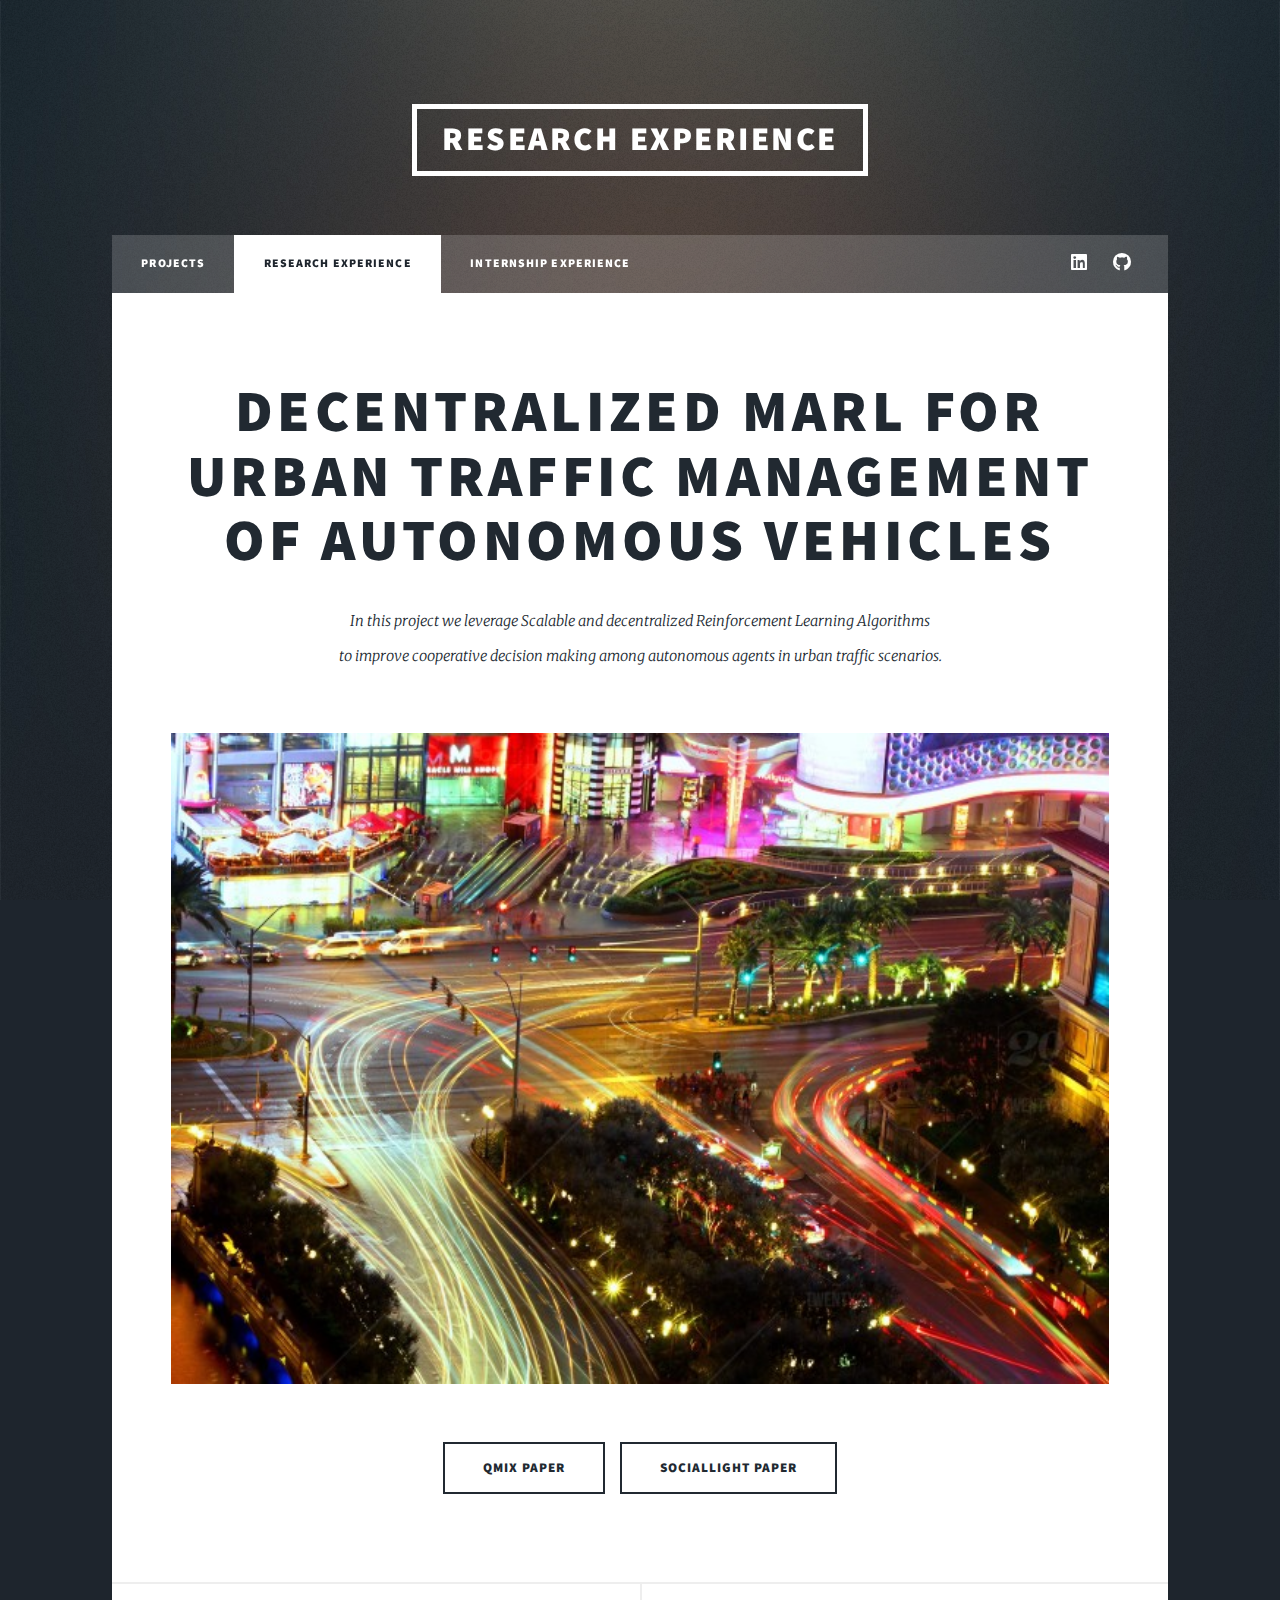
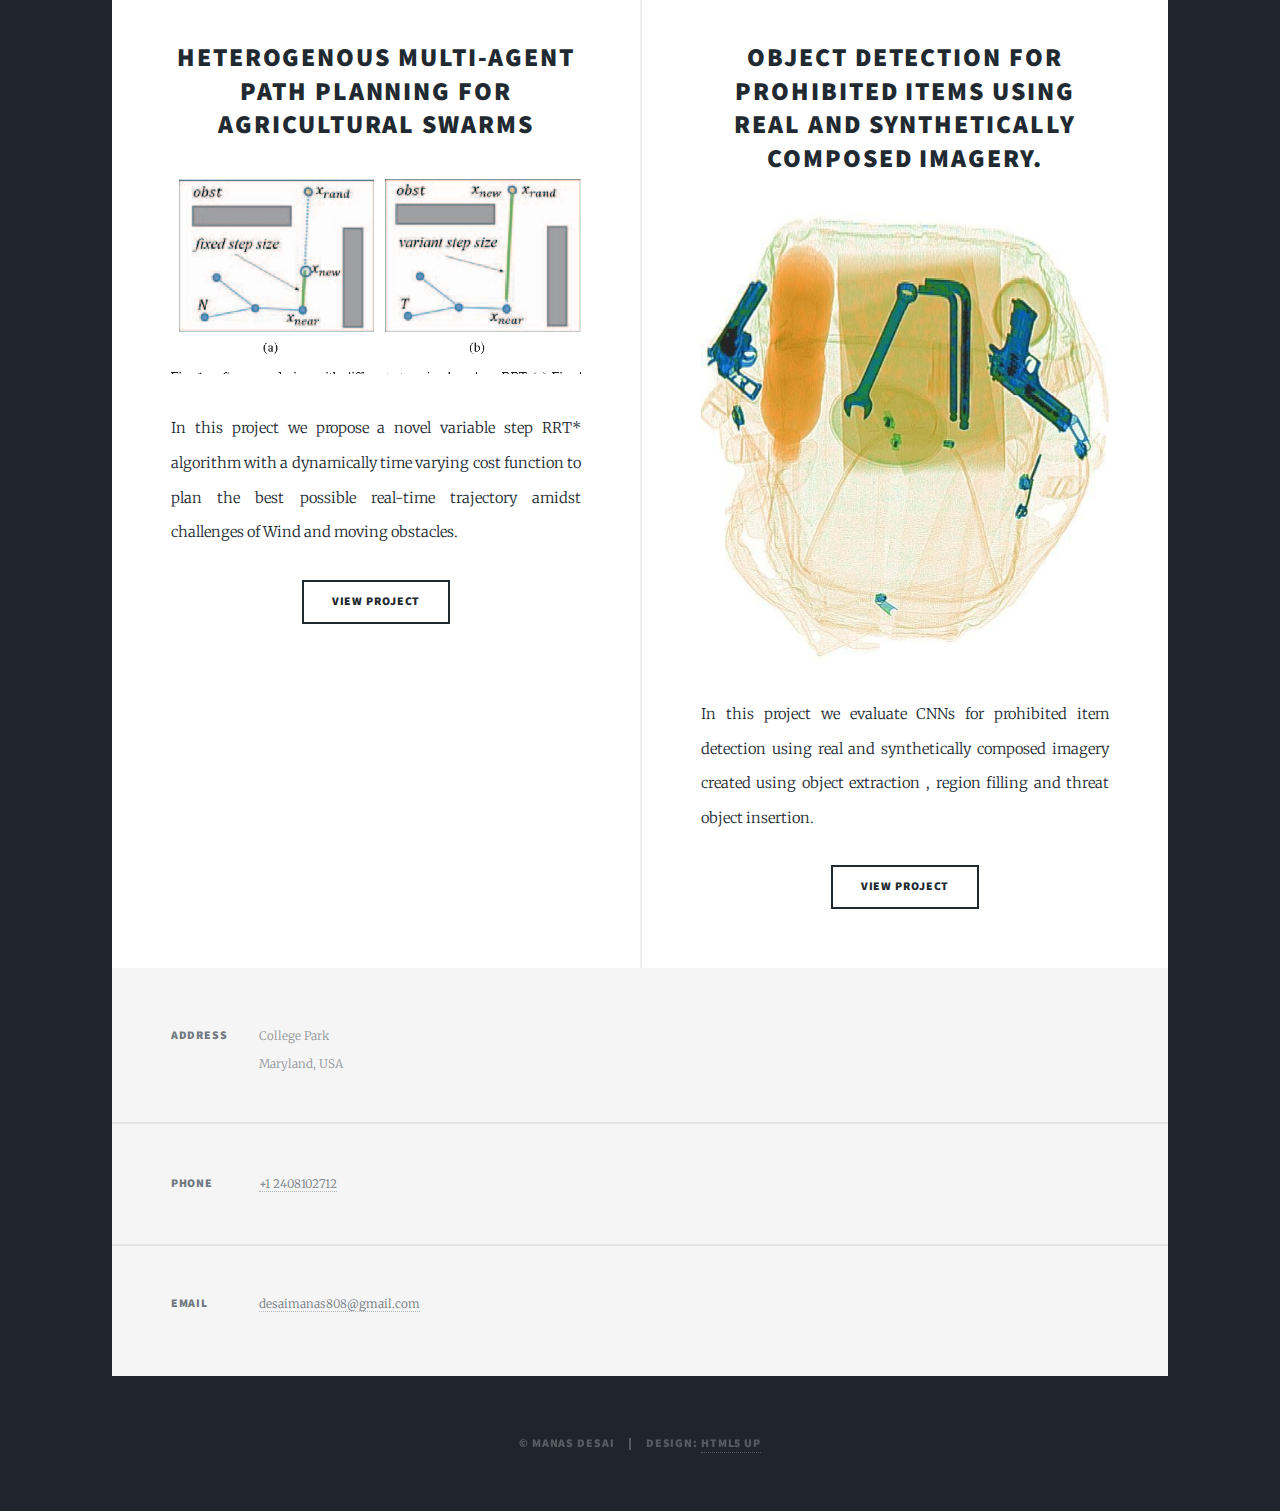
<file: generic.html>
<!DOCTYPE HTML>
<!--
	Massively by HTML5 UP
	html5up.net | @ajlkn
	Free for personal and commercial use under the CCA 3.0 license (html5up.net/license)
-->
<html>
	<head>
		<title>Generic Page - Massively by HTML5 UP</title>
		<meta charset="utf-8" />
		<meta name="viewport" content="width=device-width, initial-scale=1, user-scalable=no" />
		<link rel="stylesheet" href="assets/css/main.css" />
		<noscript><link rel="stylesheet" href="assets/css/noscript.css" /></noscript>
	</head>
	<body class="is-preload">

		<!-- Wrapper -->
			<div id="wrapper">

				<!-- Header -->
					<header id="header">
						<a href="index.html" class="logo">Research Experience</a>
						<!-- <a href="index.html" class="logo">Internship Experience</a> -->
					</header>

				<!-- Nav -->
					<nav id="nav">
						<ul class="links">
							<li><a href="index.html">Projects</a></li>
							<li class="active"><a href="generic.html">Research Experience</a></li>
							<li><a href="internship_experience.html">Internship Experience</a></li>
							
						</ul>
						<ul class="icons">
							<li><a href="https://www.linkedin.com/in/manas-desai-131523198?lipi=urn%3Ali%3Apage%3Ad_flagship3_profile_view_base_contact_details%3BxnZwz3SwQJyVPfYuud8STw%3D%3D" class="icon brands alt fa-linkedin"><span class="label">Linkedin</span></a></li>
							<li><a href="https://github.com/manasdesai" class="icon brands alt fa-github"><span class="label">GitHub</span></a></li>
						</ul>

					</nav>

				<!-- Main -->
					<div id="main">

						<!-- Featured Post -->
						<article class="post featured">
							<header class="major">
								<h2><a href="#"> Decentralized MARL for Urban Traffic Management of Autonomous Vehicles</a></h2>
								<p>In this project we leverage Scalable and decentralized Reinforcement Learning Algorithms <br />
									to improve cooperative decision making among autonomous agents in urban traffic scenarios. </p>		
							</header>
							<a href="#" class="image main"><img src="images\traffic.jpg" alt="" /></a>
							<ul class="actions special">
								<li><a href="https://drive.google.com/file/d/1M_APY7FE09y3SFt1rikD5Ox9q-IZXQO3/view?usp=sharing" class="button large">QMIX Paper</a></li>
								<li><a href="https://drive.google.com/file/d/1pzbVmAWfIMft63aFUxPkrs2aoYapbz7U/view?usp=sharing" class="button large">SocialLight Paper</a></li>
							</ul>
						</article>

					<!-- Posts -->
						<section class="posts">
							<article>
								<header>
									
									<h2><a href="#"> Heterogenous Multi-Agent Path Planning for Agricultural Swarms</a></h2>
								</header>
								<a href="#" class="image fit"><img src="images\RRT.png" alt="" /></a>
								<p>In this project we propose a novel variable step RRT* algorithm with a dynamically time varying cost function to plan the best possible real-time trajectory amidst challenges of Wind and moving obstacles.</p>
								<ul class="actions special">
									<li><a href="https://github.com/manasdesai/AgriCPS_IISc"  class="button">View Project</a></li>
								</ul>
							</article>
							<article>
								<header>
									
									<h2><a href="#">Object Detection for prohibited items using real and synthetically composed imagery.<br />
									</a></h2>
								</header>
								<a href="#" class="image fit"><img src="images\Prohibited item.jpeg" alt="" /></a>
								<p>In this project we evaluate CNNs for prohibited item detection using real and synthetically composed imagery
									created using object extraction , region filling and threat object insertion. </p>
								<ul class="actions special">
									<li><a href="https://drive.google.com/drive/folders/1Ml0Cu3WFkVav7s41dWny_x8IgnWOrYjL?usp=sharing" class="button">View Project</a></li>
								</ul>
							</article>
							
							
						</section>
					</div>

				<!-- Footer -->
					<footer id="footer">
						
						<section class="split contact">
							<section class="alt">
								<h3>Address</h3>
								<p>College Park<br />
								Maryland, USA</p>
							</section>
							<section>
								<h3>Phone</h3>
								<p><a href="#">+1 2408102712</a></p>
							</section>
							<section>
								<h3>Email</h3>
								<p><a href="#">desaimanas808@gmail.com</a></p>
							</section>
							
						</section>
					</footer>

				<!-- Copyright -->
					<div id="copyright">
						<ul><li>&copy; Manas Desai</li><li>Design: <a href="https://html5up.net">HTML5 UP</a></li></ul>
					</div>

			</div>

		<!-- Scripts -->
			<script src="assets/js/jquery.min.js"></script>
			<script src="assets/js/jquery.scrollex.min.js"></script>
			<script src="assets/js/jquery.scrolly.min.js"></script>
			<script src="assets/js/browser.min.js"></script>
			<script src="assets/js/breakpoints.min.js"></script>
			<script src="assets/js/util.js"></script>
			<script src="assets/js/main.js"></script>

	</body>
</html>
</file>
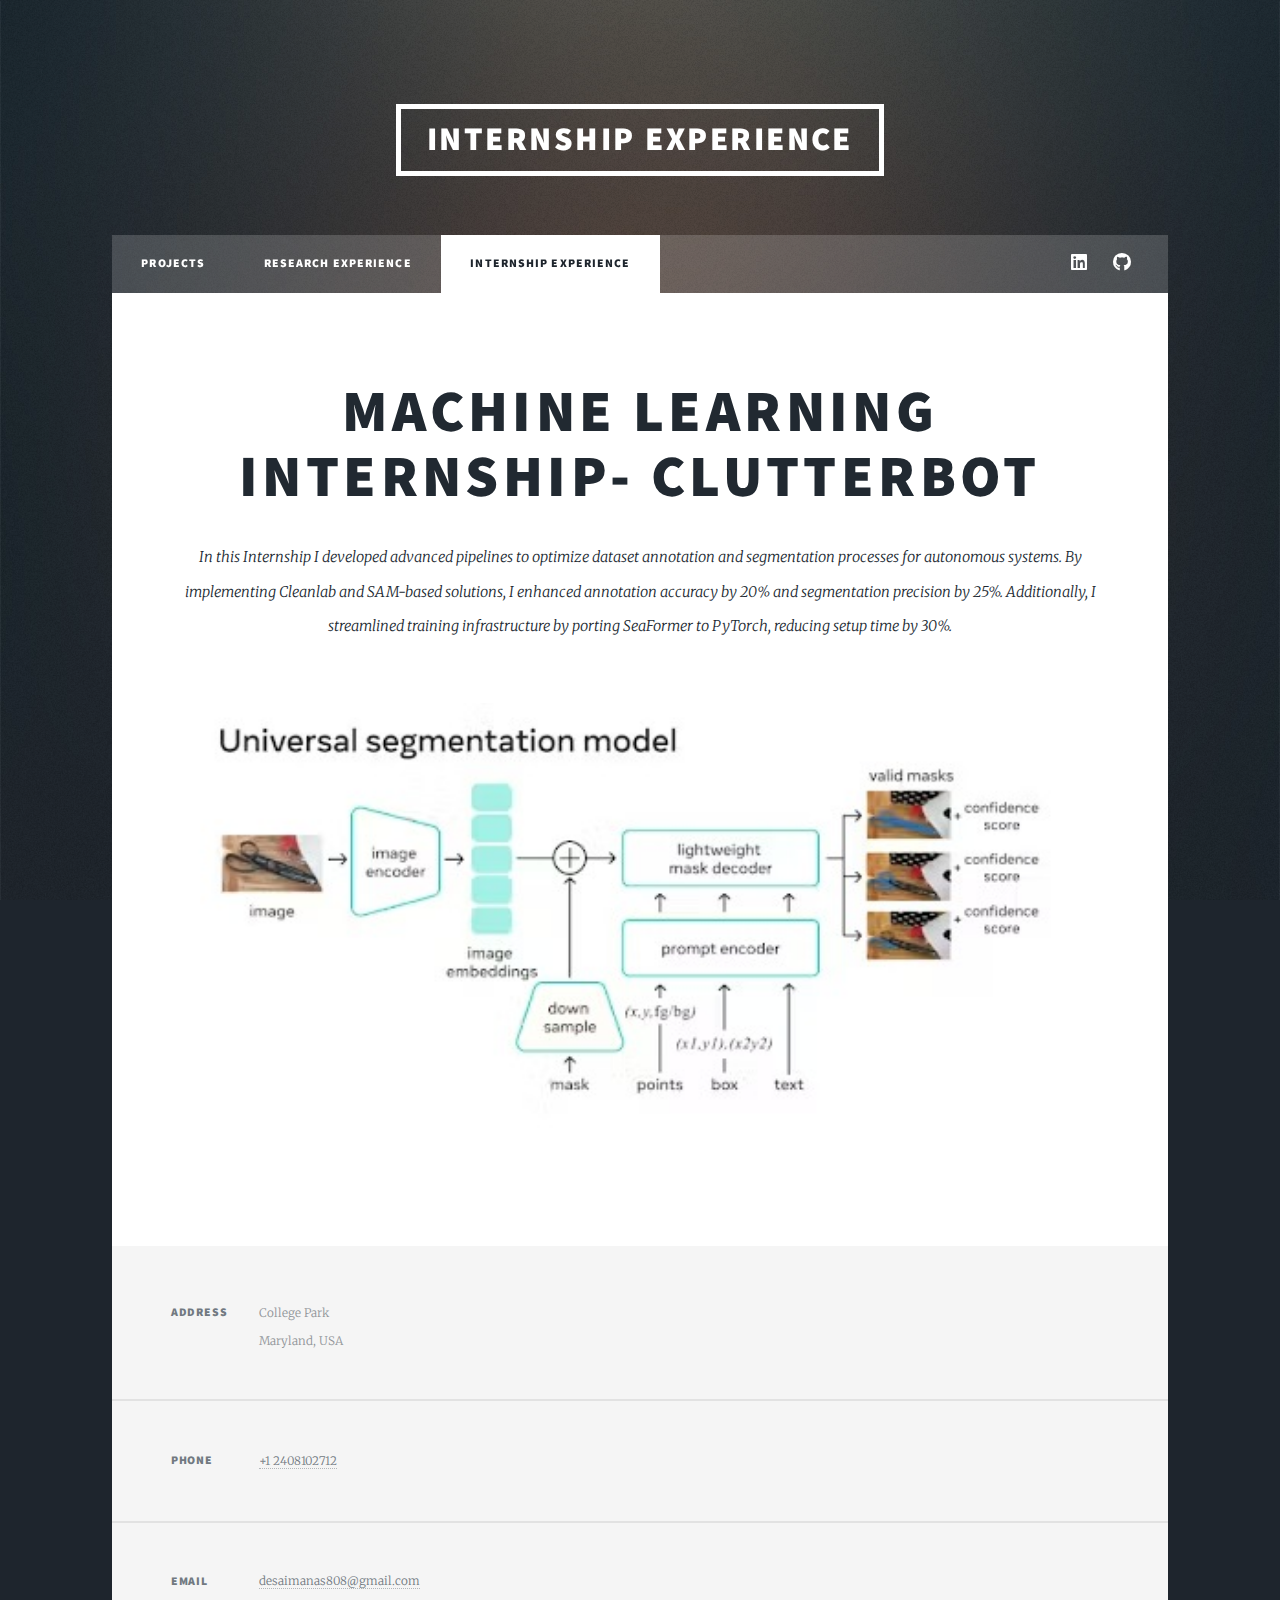
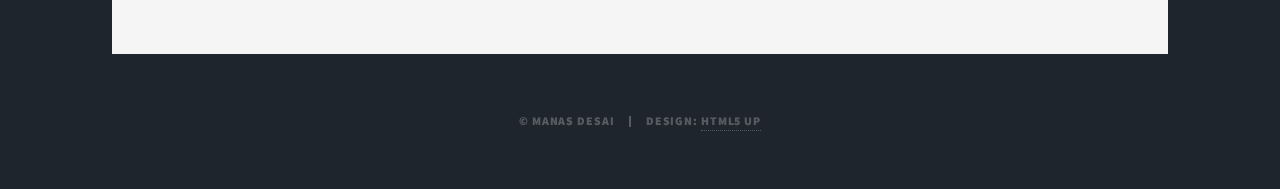
<file: internship_experience.html>
<!DOCTYPE HTML>
<!--
	Massively by HTML5 UP
	html5up.net | @ajlkn
	Free for personal and commercial use under the CCA 3.0 license (html5up.net/license)
-->
<html>
	<head>
		<title>Generic Page - Massively by HTML5 UP</title>
		<meta charset="utf-8" />
		<meta name="viewport" content="width=device-width, initial-scale=1, user-scalable=no" />
		<link rel="stylesheet" href="assets/css/main.css" />
		<noscript><link rel="stylesheet" href="assets/css/noscript.css" /></noscript>
	</head>
	<body class="is-preload">

		<!-- Wrapper -->
			<div id="wrapper">

				<!-- Header -->
					<header id="header">
						<!-- <a href="index.html" class="logo">Research Experience</a> -->
						<a href="index.html" class="logo">Internship Experience</a>
					</header>

				<!-- Nav -->
					<nav id="nav">
						<ul class="links">
							<li><a href="index.html">Projects</a></li>
							<li><a href="generic.html">Research Experience</a></li>
                            <li class="active"><a href="internship_experience.html">Internship Experience</a></li>


							
						</ul>
						<ul class="icons">
							<li><a href="https://www.linkedin.com/in/manas-desai-131523198?lipi=urn%3Ali%3Apage%3Ad_flagship3_profile_view_base_contact_details%3BxnZwz3SwQJyVPfYuud8STw%3D%3D" class="icon brands alt fa-linkedin"><span class="label">Linkedin</span></a></li>
							<li><a href="https://github.com/manasdesai" class="icon brands alt fa-github"><span class="label">GitHub</span></a></li>
						</ul>

					</nav>

				<!-- Main -->
					<div id="main">

						<!-- Featured Post -->
						<article class="post featured">
                            <header class="major">
                                <h2><a href="#"> Machine Learning Internship- Clutterbot </a></h2>
                                <p>In this Internship I developed advanced pipelines to optimize dataset annotation and segmentation processes for autonomous systems. By implementing Cleanlab and SAM-based solutions, I enhanced annotation accuracy by 20% and segmentation precision by 25%. Additionally, I streamlined training infrastructure by porting SeaFormer to PyTorch, reducing setup time by 30%. </p>	
								<a href="#" class="image main"><img src="images/SAM.jpeg" alt="" /></a>
                            </header>
                            <!-- <div class="image main">
                                <!-- <h1 style="color: green">GeeksforGeeks</h1>
                                <h2>How to insert video and play in HTML</h2>
                                <p>Adding Video on my Webpage</p>
                                <video width="500px" height="500px" controls>
                                    <source src="images/bisenet_result_office2_corrected.mp4" type="video/mp4" />
                                </video> -->
                                <!-- <img src="images\20230808_124225_revised.jpg" alt="" />
                            </div>
                            <ul class="actions special">
                                <li><a href="https://drive.google.com/file/d/11I2PJG9K4PEjrDjdqaoqZmBFTkPx6O_B/view?usp=sharing" class="button large">Play Testing Video</a></li>
                            </ul> -->
                        </article>
                        						
					</div>

				<!-- Footer -->
					<footer id="footer">
						
						<section class="split contact">
							<section class="alt">
								<h3>Address</h3>
								<p>College Park<br />
								Maryland, USA</p>
							</section>
							<section>
								<h3>Phone</h3>
								<p><a href="#">+1 2408102712</a></p>
							</section>
							<section>
								<h3>Email</h3>
								<p><a href="#">desaimanas808@gmail.com</a></p>
							</section>
							
						</section>
					</footer>

				<!-- Copyright -->
					<div id="copyright">
						<ul><li>&copy; Manas Desai</li><li>Design: <a href="https://html5up.net">HTML5 UP</a></li></ul>
					</div>

			</div>

		<!-- Scripts -->
			<script src="assets/js/jquery.min.js"></script>
			<script src="assets/js/jquery.scrollex.min.js"></script>
			<script src="assets/js/jquery.scrolly.min.js"></script>
			<script src="assets/js/browser.min.js"></script>
			<script src="assets/js/breakpoints.min.js"></script>
			<script src="assets/js/util.js"></script>
			<script src="assets/js/main.js"></script>

	</body>
</html>
</file>
<file: assets/css/main.css>
@import url(fontawesome-all.min.css);
@import url("https://fonts.googleapis.com/css?family=Merriweather:300,700,300italic,700italic|Source+Sans+Pro:900");

/*
	Massively by HTML5 UP
	html5up.net | @ajlkn
	Free for personal and commercial use under the CCA 3.0 license (html5up.net/license)
*/

html, body, div, span, applet, object,
iframe, h1, h2, h3, h4, h5, h6, p, blockquote,
pre, a, abbr, acronym, address, big, cite,
code, del, dfn, em, img, ins, kbd, q, s, samp,
small, strike, strong, sub, sup, tt, var, b,
u, i, center, dl, dt, dd, ol, ul, li, fieldset,
form, label, legend, table, caption, tbody,
tfoot, thead, tr, th, td, article, aside,
canvas, details, embed, figure, figcaption,
footer, header, hgroup, menu, nav, output, ruby,
section, summary, time, mark, audio, video {
	margin: 0;
	padding: 0;
	border: 0;
	font-size: 100%;
	font: inherit;
	vertical-align: baseline;}

article, aside, details, figcaption, figure,
footer, header, hgroup, menu, nav, section {
	display: block;}

body {
	line-height: 1;
}

ol, ul {
	list-style: none;
}

blockquote, q {
	quotes: none;
}

	blockquote:before, blockquote:after, q:before, q:after {
		content: '';
		content: none;
	}

table {
	border-collapse: collapse;
	border-spacing: 0;
}

body {
	-webkit-text-size-adjust: none;
}

mark {
	background-color: transparent;
	color: inherit;
}

input::-moz-focus-inner {
	border: 0;
	padding: 0;
}

input, select, textarea {
	-moz-appearance: none;
	-webkit-appearance: none;
	-ms-appearance: none;
	appearance: none;
}

/* Basic */

	@-ms-viewport {
		width: device-width;
	}

	body {
		-ms-overflow-style: scrollbar;
	}

	@media screen and (max-width: 480px) {

		html, body {
			min-width: 320px;
		}

	}

	html {
		box-sizing: border-box;
	}

	*, *:before, *:after {
		box-sizing: inherit;
	}

	body {
		background-color: #1e252d;
	}

		body.is-preload *, body.is-preload *:before, body.is-preload *:after {
			-moz-animation: none !important;
			-webkit-animation: none !important;
			-ms-animation: none !important;
			animation: none !important;
			-moz-transition: none !important;
			-webkit-transition: none !important;
			-ms-transition: none !important;
			transition: none !important;
		}

/* Type */

	html {
		font-size: 16pt;
	}

		@media screen and (max-width: 1680px) {

			html {
				font-size: 12pt;
			}

		}

		@media screen and (max-width: 1280px) {

			html {
				font-size: 11pt;
			}

		}

		@media screen and (max-width: 360px) {

			html {
				font-size: 10pt;
			}

		}

	body {
		color: #212931;
	}

	body, input, select, textarea {
		font-family: "Merriweather", Georgia, serif;
		font-weight: 300;
		font-size: 1rem;
		line-height: 2.375;
	}

	a {
		-moz-transition: color 0.2s ease-in-out, background-color 0.2s ease-in-out, border-color 0.2s ease-in-out, box-shadow 0.2s ease-in-out;
		-webkit-transition: color 0.2s ease-in-out, background-color 0.2s ease-in-out, border-color 0.2s ease-in-out, box-shadow 0.2s ease-in-out;
		-ms-transition: color 0.2s ease-in-out, background-color 0.2s ease-in-out, border-color 0.2s ease-in-out, box-shadow 0.2s ease-in-out;
		transition: color 0.2s ease-in-out, background-color 0.2s ease-in-out, border-color 0.2s ease-in-out, box-shadow 0.2s ease-in-out;
		border-bottom: dotted 1px;
		text-decoration: none;
	}

		a:hover {
			border-bottom-color: transparent;
		}

	strong, b {
		font-weight: 600;
	}

	em, i {
		font-style: italic;
	}

	p {
		text-align: justify;
		margin: 0 0 2rem 0;
	}

	h1, h2, h3, h4, h5, h6 {
		font-family: "Source Sans Pro", Helvetica, sans-serif;
		font-weight: 900;
		line-height: 1.5;
		letter-spacing: 0.075em;
		text-transform: uppercase;
		margin: 0 0 1rem 0;
	}

		h1 a, h2 a, h3 a, h4 a, h5 a, h6 a {
			border-bottom: 0;
			color: inherit;
			text-decoration: none;
		}

	h1 {
		font-size: 4rem;
		line-height: 1.1;
		margin: 0 0 2rem 0;
	}

	h2 {
		font-size: 1.75rem;
		line-height: 1.3;
		margin: 0 0 1.5rem 0;
	}

	h3 {
		font-size: 1.25rem;
		margin: 0 0 1.5rem 0;
	}

	h4 {
		font-size: 1rem;
	}

	h5 {
		font-size: 0.9rem;
	}

	h6 {
		font-size: 0.8rem;
	}

	sub {
		font-size: 0.8rem;
		position: relative;
		top: 0.5rem;
	}

	sup {
		font-size: 0.8rem;
		position: relative;
		top: -0.5rem;
	}

	blockquote {
		border-left: solid 4px;
		font-style: italic;
		margin: 0 0 2rem 0;
		padding: 0.5rem 0 0.5rem 2rem;
	}

	code {
		border: solid 2px;
		font-family: "Courier New", monospace;
		font-size: 0.9rem;
		margin: 0 0.25rem;
		padding: 0.25rem 0.65rem;
	}

	pre {
		-webkit-overflow-scrolling: touch;
		font-family: "Courier New", monospace;
		font-size: 0.9rem;
		margin: 0 0 2rem 0;
	}

		pre code {
			display: block;
			line-height: 1.75;
			padding: 1rem 1.5rem;
			overflow-x: auto;
		}

	hr {
		border: 0;
		border-bottom: solid 2px;
		margin: 3rem 0;
	}

		hr.major {
			margin: 5rem 0;
		}

	.align-left {
		text-align: left;
	}

	.align-center {
		text-align: center;
	}

	.align-right {
		text-align: right;
	}

	input, select, textarea {
		color: #212931;
	}

	a {
		color: #212931;
		border-bottom-color: rgba(33, 41, 49, 0.5);
	}

		a:hover {
			border-bottom-color: transparent;
			color: #18bfef !important;
		}

	strong, b {
		color: #212931;
	}

	h1, h2, h3, h4, h5, h6 {
		color: #212931;
	}

	blockquote {
		border-left-color: #eeeeee;
	}

	code {
		background: rgba(220, 220, 220, 0.25);
		border-color: #eeeeee;
	}

	hr {
		border-bottom-color: #eeeeee;
	}

/* Row */

	.row {
		display: flex;
		flex-wrap: wrap;
		box-sizing: border-box;
		align-items: stretch;
	}

		.row > * {
			box-sizing: border-box;
		}

		.row.gtr-uniform > * > :last-child {
			margin-bottom: 0;
		}

		.row.aln-left {
			justify-content: flex-start;
		}

		.row.aln-center {
			justify-content: center;
		}

		.row.aln-right {
			justify-content: flex-end;
		}

		.row.aln-top {
			align-items: flex-start;
		}

		.row.aln-middle {
			align-items: center;
		}

		.row.aln-bottom {
			align-items: flex-end;
		}

		.row > .imp {
			order: -1;
		}

		.row > .col-1 {
			width: 8.33333%;
		}

		.row > .off-1 {
			margin-left: 8.33333%;
		}

		.row > .col-2 {
			width: 16.66667%;
		}

		.row > .off-2 {
			margin-left: 16.66667%;
		}

		.row > .col-3 {
			width: 25%;
		}

		.row > .off-3 {
			margin-left: 25%;
		}

		.row > .col-4 {
			width: 33.33333%;
		}

		.row > .off-4 {
			margin-left: 33.33333%;
		}

		.row > .col-5 {
			width: 41.66667%;
		}

		.row > .off-5 {
			margin-left: 41.66667%;
		}

		.row > .col-6 {
			width: 50%;
		}

		.row > .off-6 {
			margin-left: 50%;
		}

		.row > .col-7 {
			width: 58.33333%;
		}

		.row > .off-7 {
			margin-left: 58.33333%;
		}

		.row > .col-8 {
			width: 66.66667%;
		}

		.row > .off-8 {
			margin-left: 66.66667%;
		}

		.row > .col-9 {
			width: 75%;
		}

		.row > .off-9 {
			margin-left: 75%;
		}

		.row > .col-10 {
			width: 83.33333%;
		}

		.row > .off-10 {
			margin-left: 83.33333%;
		}

		.row > .col-11 {
			width: 91.66667%;
		}

		.row > .off-11 {
			margin-left: 91.66667%;
		}

		.row > .col-12 {
			width: 100%;
		}

		.row > .off-12 {
			margin-left: 100%;
		}

		.row.gtr-0 {
			margin-top: 0;
			margin-left: 0rem;
		}

			.row.gtr-0 > * {
				padding: 0 0 0 0rem;
			}

			.row.gtr-0.gtr-uniform {
				margin-top: 0rem;
			}

				.row.gtr-0.gtr-uniform > * {
					padding-top: 0rem;
				}

		.row.gtr-25 {
			margin-top: 0;
			margin-left: -0.375rem;
		}

			.row.gtr-25 > * {
				padding: 0 0 0 0.375rem;
			}

			.row.gtr-25.gtr-uniform {
				margin-top: -0.375rem;
			}

				.row.gtr-25.gtr-uniform > * {
					padding-top: 0.375rem;
				}

		.row.gtr-50 {
			margin-top: 0;
			margin-left: -0.75rem;
		}

			.row.gtr-50 > * {
				padding: 0 0 0 0.75rem;
			}

			.row.gtr-50.gtr-uniform {
				margin-top: -0.75rem;
			}

				.row.gtr-50.gtr-uniform > * {
					padding-top: 0.75rem;
				}

		.row {
			margin-top: 0;
			margin-left: -1.5rem;
		}

			.row > * {
				padding: 0 0 0 1.5rem;
			}

			.row.gtr-uniform {
				margin-top: -1.5rem;
			}

				.row.gtr-uniform > * {
					padding-top: 1.5rem;
				}

		.row.gtr-150 {
			margin-top: 0;
			margin-left: -2.25rem;
		}

			.row.gtr-150 > * {
				padding: 0 0 0 2.25rem;
			}

			.row.gtr-150.gtr-uniform {
				margin-top: -2.25rem;
			}

				.row.gtr-150.gtr-uniform > * {
					padding-top: 2.25rem;
				}

		.row.gtr-200 {
			margin-top: 0;
			margin-left: -3rem;
		}

			.row.gtr-200 > * {
				padding: 0 0 0 3rem;
			}

			.row.gtr-200.gtr-uniform {
				margin-top: -3rem;
			}

				.row.gtr-200.gtr-uniform > * {
					padding-top: 3rem;
				}

		@media screen and (max-width: 1680px) {

			.row {
				display: flex;
				flex-wrap: wrap;
				box-sizing: border-box;
				align-items: stretch;
			}

				.row > * {
					box-sizing: border-box;
				}

				.row.gtr-uniform > * > :last-child {
					margin-bottom: 0;
				}

				.row.aln-left {
					justify-content: flex-start;
				}

				.row.aln-center {
					justify-content: center;
				}

				.row.aln-right {
					justify-content: flex-end;
				}

				.row.aln-top {
					align-items: flex-start;
				}

				.row.aln-middle {
					align-items: center;
				}

				.row.aln-bottom {
					align-items: flex-end;
				}

				.row > .imp-xlarge {
					order: -1;
				}

				.row > .col-1-xlarge {
					width: 8.33333%;
				}

				.row > .off-1-xlarge {
					margin-left: 8.33333%;
				}

				.row > .col-2-xlarge {
					width: 16.66667%;
				}

				.row > .off-2-xlarge {
					margin-left: 16.66667%;
				}

				.row > .col-3-xlarge {
					width: 25%;
				}

				.row > .off-3-xlarge {
					margin-left: 25%;
				}

				.row > .col-4-xlarge {
					width: 33.33333%;
				}

				.row > .off-4-xlarge {
					margin-left: 33.33333%;
				}

				.row > .col-5-xlarge {
					width: 41.66667%;
				}

				.row > .off-5-xlarge {
					margin-left: 41.66667%;
				}

				.row > .col-6-xlarge {
					width: 50%;
				}

				.row > .off-6-xlarge {
					margin-left: 50%;
				}

				.row > .col-7-xlarge {
					width: 58.33333%;
				}

				.row > .off-7-xlarge {
					margin-left: 58.33333%;
				}

				.row > .col-8-xlarge {
					width: 66.66667%;
				}

				.row > .off-8-xlarge {
					margin-left: 66.66667%;
				}

				.row > .col-9-xlarge {
					width: 75%;
				}

				.row > .off-9-xlarge {
					margin-left: 75%;
				}

				.row > .col-10-xlarge {
					width: 83.33333%;
				}

				.row > .off-10-xlarge {
					margin-left: 83.33333%;
				}

				.row > .col-11-xlarge {
					width: 91.66667%;
				}

				.row > .off-11-xlarge {
					margin-left: 91.66667%;
				}

				.row > .col-12-xlarge {
					width: 100%;
				}

				.row > .off-12-xlarge {
					margin-left: 100%;
				}

				.row.gtr-0 {
					margin-top: 0;
					margin-left: 0rem;
				}

					.row.gtr-0 > * {
						padding: 0 0 0 0rem;
					}

					.row.gtr-0.gtr-uniform {
						margin-top: 0rem;
					}

						.row.gtr-0.gtr-uniform > * {
							padding-top: 0rem;
						}

				.row.gtr-25 {
					margin-top: 0;
					margin-left: -0.375rem;
				}

					.row.gtr-25 > * {
						padding: 0 0 0 0.375rem;
					}

					.row.gtr-25.gtr-uniform {
						margin-top: -0.375rem;
					}

						.row.gtr-25.gtr-uniform > * {
							padding-top: 0.375rem;
						}

				.row.gtr-50 {
					margin-top: 0;
					margin-left: -0.75rem;
				}

					.row.gtr-50 > * {
						padding: 0 0 0 0.75rem;
					}

					.row.gtr-50.gtr-uniform {
						margin-top: -0.75rem;
					}

						.row.gtr-50.gtr-uniform > * {
							padding-top: 0.75rem;
						}

				.row {
					margin-top: 0;
					margin-left: -1.5rem;
				}

					.row > * {
						padding: 0 0 0 1.5rem;
					}

					.row.gtr-uniform {
						margin-top: -1.5rem;
					}

						.row.gtr-uniform > * {
							padding-top: 1.5rem;
						}

				.row.gtr-150 {
					margin-top: 0;
					margin-left: -2.25rem;
				}

					.row.gtr-150 > * {
						padding: 0 0 0 2.25rem;
					}

					.row.gtr-150.gtr-uniform {
						margin-top: -2.25rem;
					}

						.row.gtr-150.gtr-uniform > * {
							padding-top: 2.25rem;
						}

				.row.gtr-200 {
					margin-top: 0;
					margin-left: -3rem;
				}

					.row.gtr-200 > * {
						padding: 0 0 0 3rem;
					}

					.row.gtr-200.gtr-uniform {
						margin-top: -3rem;
					}

						.row.gtr-200.gtr-uniform > * {
							padding-top: 3rem;
						}

		}

		@media screen and (max-width: 1280px) {

			.row {
				display: flex;
				flex-wrap: wrap;
				box-sizing: border-box;
				align-items: stretch;
			}

				.row > * {
					box-sizing: border-box;
				}

				.row.gtr-uniform > * > :last-child {
					margin-bottom: 0;
				}

				.row.aln-left {
					justify-content: flex-start;
				}

				.row.aln-center {
					justify-content: center;
				}

				.row.aln-right {
					justify-content: flex-end;
				}

				.row.aln-top {
					align-items: flex-start;
				}

				.row.aln-middle {
					align-items: center;
				}

				.row.aln-bottom {
					align-items: flex-end;
				}

				.row > .imp-large {
					order: -1;
				}

				.row > .col-1-large {
					width: 8.33333%;
				}

				.row > .off-1-large {
					margin-left: 8.33333%;
				}

				.row > .col-2-large {
					width: 16.66667%;
				}

				.row > .off-2-large {
					margin-left: 16.66667%;
				}

				.row > .col-3-large {
					width: 25%;
				}

				.row > .off-3-large {
					margin-left: 25%;
				}

				.row > .col-4-large {
					width: 33.33333%;
				}

				.row > .off-4-large {
					margin-left: 33.33333%;
				}

				.row > .col-5-large {
					width: 41.66667%;
				}

				.row > .off-5-large {
					margin-left: 41.66667%;
				}

				.row > .col-6-large {
					width: 50%;
				}

				.row > .off-6-large {
					margin-left: 50%;
				}

				.row > .col-7-large {
					width: 58.33333%;
				}

				.row > .off-7-large {
					margin-left: 58.33333%;
				}

				.row > .col-8-large {
					width: 66.66667%;
				}

				.row > .off-8-large {
					margin-left: 66.66667%;
				}

				.row > .col-9-large {
					width: 75%;
				}

				.row > .off-9-large {
					margin-left: 75%;
				}

				.row > .col-10-large {
					width: 83.33333%;
				}

				.row > .off-10-large {
					margin-left: 83.33333%;
				}

				.row > .col-11-large {
					width: 91.66667%;
				}

				.row > .off-11-large {
					margin-left: 91.66667%;
				}

				.row > .col-12-large {
					width: 100%;
				}

				.row > .off-12-large {
					margin-left: 100%;
				}

				.row.gtr-0 {
					margin-top: 0;
					margin-left: 0rem;
				}

					.row.gtr-0 > * {
						padding: 0 0 0 0rem;
					}

					.row.gtr-0.gtr-uniform {
						margin-top: 0rem;
					}

						.row.gtr-0.gtr-uniform > * {
							padding-top: 0rem;
						}

				.row.gtr-25 {
					margin-top: 0;
					margin-left: -0.375rem;
				}

					.row.gtr-25 > * {
						padding: 0 0 0 0.375rem;
					}

					.row.gtr-25.gtr-uniform {
						margin-top: -0.375rem;
					}

						.row.gtr-25.gtr-uniform > * {
							padding-top: 0.375rem;
						}

				.row.gtr-50 {
					margin-top: 0;
					margin-left: -0.75rem;
				}

					.row.gtr-50 > * {
						padding: 0 0 0 0.75rem;
					}

					.row.gtr-50.gtr-uniform {
						margin-top: -0.75rem;
					}

						.row.gtr-50.gtr-uniform > * {
							padding-top: 0.75rem;
						}

				.row {
					margin-top: 0;
					margin-left: -1.5rem;
				}

					.row > * {
						padding: 0 0 0 1.5rem;
					}

					.row.gtr-uniform {
						margin-top: -1.5rem;
					}

						.row.gtr-uniform > * {
							padding-top: 1.5rem;
						}

				.row.gtr-150 {
					margin-top: 0;
					margin-left: -2.25rem;
				}

					.row.gtr-150 > * {
						padding: 0 0 0 2.25rem;
					}

					.row.gtr-150.gtr-uniform {
						margin-top: -2.25rem;
					}

						.row.gtr-150.gtr-uniform > * {
							padding-top: 2.25rem;
						}

				.row.gtr-200 {
					margin-top: 0;
					margin-left: -3rem;
				}

					.row.gtr-200 > * {
						padding: 0 0 0 3rem;
					}

					.row.gtr-200.gtr-uniform {
						margin-top: -3rem;
					}

						.row.gtr-200.gtr-uniform > * {
							padding-top: 3rem;
						}

		}

		@media screen and (max-width: 980px) {

			.row {
				display: flex;
				flex-wrap: wrap;
				box-sizing: border-box;
				align-items: stretch;
			}

				.row > * {
					box-sizing: border-box;
				}

				.row.gtr-uniform > * > :last-child {
					margin-bottom: 0;
				}

				.row.aln-left {
					justify-content: flex-start;
				}

				.row.aln-center {
					justify-content: center;
				}

				.row.aln-right {
					justify-content: flex-end;
				}

				.row.aln-top {
					align-items: flex-start;
				}

				.row.aln-middle {
					align-items: center;
				}

				.row.aln-bottom {
					align-items: flex-end;
				}

				.row > .imp-medium {
					order: -1;
				}

				.row > .col-1-medium {
					width: 8.33333%;
				}

				.row > .off-1-medium {
					margin-left: 8.33333%;
				}

				.row > .col-2-medium {
					width: 16.66667%;
				}

				.row > .off-2-medium {
					margin-left: 16.66667%;
				}

				.row > .col-3-medium {
					width: 25%;
				}

				.row > .off-3-medium {
					margin-left: 25%;
				}

				.row > .col-4-medium {
					width: 33.33333%;
				}

				.row > .off-4-medium {
					margin-left: 33.33333%;
				}

				.row > .col-5-medium {
					width: 41.66667%;
				}

				.row > .off-5-medium {
					margin-left: 41.66667%;
				}

				.row > .col-6-medium {
					width: 50%;
				}

				.row > .off-6-medium {
					margin-left: 50%;
				}

				.row > .col-7-medium {
					width: 58.33333%;
				}

				.row > .off-7-medium {
					margin-left: 58.33333%;
				}

				.row > .col-8-medium {
					width: 66.66667%;
				}

				.row > .off-8-medium {
					margin-left: 66.66667%;
				}

				.row > .col-9-medium {
					width: 75%;
				}

				.row > .off-9-medium {
					margin-left: 75%;
				}

				.row > .col-10-medium {
					width: 83.33333%;
				}

				.row > .off-10-medium {
					margin-left: 83.33333%;
				}

				.row > .col-11-medium {
					width: 91.66667%;
				}

				.row > .off-11-medium {
					margin-left: 91.66667%;
				}

				.row > .col-12-medium {
					width: 100%;
				}

				.row > .off-12-medium {
					margin-left: 100%;
				}

				.row.gtr-0 {
					margin-top: 0;
					margin-left: 0rem;
				}

					.row.gtr-0 > * {
						padding: 0 0 0 0rem;
					}

					.row.gtr-0.gtr-uniform {
						margin-top: 0rem;
					}

						.row.gtr-0.gtr-uniform > * {
							padding-top: 0rem;
						}

				.row.gtr-25 {
					margin-top: 0;
					margin-left: -0.375rem;
				}

					.row.gtr-25 > * {
						padding: 0 0 0 0.375rem;
					}

					.row.gtr-25.gtr-uniform {
						margin-top: -0.375rem;
					}

						.row.gtr-25.gtr-uniform > * {
							padding-top: 0.375rem;
						}

				.row.gtr-50 {
					margin-top: 0;
					margin-left: -0.75rem;
				}

					.row.gtr-50 > * {
						padding: 0 0 0 0.75rem;
					}

					.row.gtr-50.gtr-uniform {
						margin-top: -0.75rem;
					}

						.row.gtr-50.gtr-uniform > * {
							padding-top: 0.75rem;
						}

				.row {
					margin-top: 0;
					margin-left: -1.5rem;
				}

					.row > * {
						padding: 0 0 0 1.5rem;
					}

					.row.gtr-uniform {
						margin-top: -1.5rem;
					}

						.row.gtr-uniform > * {
							padding-top: 1.5rem;
						}

				.row.gtr-150 {
					margin-top: 0;
					margin-left: -2.25rem;
				}

					.row.gtr-150 > * {
						padding: 0 0 0 2.25rem;
					}

					.row.gtr-150.gtr-uniform {
						margin-top: -2.25rem;
					}

						.row.gtr-150.gtr-uniform > * {
							padding-top: 2.25rem;
						}

				.row.gtr-200 {
					margin-top: 0;
					margin-left: -3rem;
				}

					.row.gtr-200 > * {
						padding: 0 0 0 3rem;
					}

					.row.gtr-200.gtr-uniform {
						margin-top: -3rem;
					}

						.row.gtr-200.gtr-uniform > * {
							padding-top: 3rem;
						}

		}

		@media screen and (max-width: 736px) {

			.row {
				display: flex;
				flex-wrap: wrap;
				box-sizing: border-box;
				align-items: stretch;
			}

				.row > * {
					box-sizing: border-box;
				}

				.row.gtr-uniform > * > :last-child {
					margin-bottom: 0;
				}

				.row.aln-left {
					justify-content: flex-start;
				}

				.row.aln-center {
					justify-content: center;
				}

				.row.aln-right {
					justify-content: flex-end;
				}

				.row.aln-top {
					align-items: flex-start;
				}

				.row.aln-middle {
					align-items: center;
				}

				.row.aln-bottom {
					align-items: flex-end;
				}

				.row > .imp-small {
					order: -1;
				}

				.row > .col-1-small {
					width: 8.33333%;
				}

				.row > .off-1-small {
					margin-left: 8.33333%;
				}

				.row > .col-2-small {
					width: 16.66667%;
				}

				.row > .off-2-small {
					margin-left: 16.66667%;
				}

				.row > .col-3-small {
					width: 25%;
				}

				.row > .off-3-small {
					margin-left: 25%;
				}

				.row > .col-4-small {
					width: 33.33333%;
				}

				.row > .off-4-small {
					margin-left: 33.33333%;
				}

				.row > .col-5-small {
					width: 41.66667%;
				}

				.row > .off-5-small {
					margin-left: 41.66667%;
				}

				.row > .col-6-small {
					width: 50%;
				}

				.row > .off-6-small {
					margin-left: 50%;
				}

				.row > .col-7-small {
					width: 58.33333%;
				}

				.row > .off-7-small {
					margin-left: 58.33333%;
				}

				.row > .col-8-small {
					width: 66.66667%;
				}

				.row > .off-8-small {
					margin-left: 66.66667%;
				}

				.row > .col-9-small {
					width: 75%;
				}

				.row > .off-9-small {
					margin-left: 75%;
				}

				.row > .col-10-small {
					width: 83.33333%;
				}

				.row > .off-10-small {
					margin-left: 83.33333%;
				}

				.row > .col-11-small {
					width: 91.66667%;
				}

				.row > .off-11-small {
					margin-left: 91.66667%;
				}

				.row > .col-12-small {
					width: 100%;
				}

				.row > .off-12-small {
					margin-left: 100%;
				}

				.row.gtr-0 {
					margin-top: 0;
					margin-left: 0rem;
				}

					.row.gtr-0 > * {
						padding: 0 0 0 0rem;
					}

					.row.gtr-0.gtr-uniform {
						margin-top: 0rem;
					}

						.row.gtr-0.gtr-uniform > * {
							padding-top: 0rem;
						}

				.row.gtr-25 {
					margin-top: 0;
					margin-left: -0.375rem;
				}

					.row.gtr-25 > * {
						padding: 0 0 0 0.375rem;
					}

					.row.gtr-25.gtr-uniform {
						margin-top: -0.375rem;
					}

						.row.gtr-25.gtr-uniform > * {
							padding-top: 0.375rem;
						}

				.row.gtr-50 {
					margin-top: 0;
					margin-left: -0.75rem;
				}

					.row.gtr-50 > * {
						padding: 0 0 0 0.75rem;
					}

					.row.gtr-50.gtr-uniform {
						margin-top: -0.75rem;
					}

						.row.gtr-50.gtr-uniform > * {
							padding-top: 0.75rem;
						}

				.row {
					margin-top: 0;
					margin-left: -1.5rem;
				}

					.row > * {
						padding: 0 0 0 1.5rem;
					}

					.row.gtr-uniform {
						margin-top: -1.5rem;
					}

						.row.gtr-uniform > * {
							padding-top: 1.5rem;
						}

				.row.gtr-150 {
					margin-top: 0;
					margin-left: -2.25rem;
				}

					.row.gtr-150 > * {
						padding: 0 0 0 2.25rem;
					}

					.row.gtr-150.gtr-uniform {
						margin-top: -2.25rem;
					}

						.row.gtr-150.gtr-uniform > * {
							padding-top: 2.25rem;
						}

				.row.gtr-200 {
					margin-top: 0;
					margin-left: -3rem;
				}

					.row.gtr-200 > * {
						padding: 0 0 0 3rem;
					}

					.row.gtr-200.gtr-uniform {
						margin-top: -3rem;
					}

						.row.gtr-200.gtr-uniform > * {
							padding-top: 3rem;
						}

		}

		@media screen and (max-width: 480px) {

			.row {
				display: flex;
				flex-wrap: wrap;
				box-sizing: border-box;
				align-items: stretch;
			}

				.row > * {
					box-sizing: border-box;
				}

				.row.gtr-uniform > * > :last-child {
					margin-bottom: 0;
				}

				.row.aln-left {
					justify-content: flex-start;
				}

				.row.aln-center {
					justify-content: center;
				}

				.row.aln-right {
					justify-content: flex-end;
				}

				.row.aln-top {
					align-items: flex-start;
				}

				.row.aln-middle {
					align-items: center;
				}

				.row.aln-bottom {
					align-items: flex-end;
				}

				.row > .imp-xsmall {
					order: -1;
				}

				.row > .col-1-xsmall {
					width: 8.33333%;
				}

				.row > .off-1-xsmall {
					margin-left: 8.33333%;
				}

				.row > .col-2-xsmall {
					width: 16.66667%;
				}

				.row > .off-2-xsmall {
					margin-left: 16.66667%;
				}

				.row > .col-3-xsmall {
					width: 25%;
				}

				.row > .off-3-xsmall {
					margin-left: 25%;
				}

				.row > .col-4-xsmall {
					width: 33.33333%;
				}

				.row > .off-4-xsmall {
					margin-left: 33.33333%;
				}

				.row > .col-5-xsmall {
					width: 41.66667%;
				}

				.row > .off-5-xsmall {
					margin-left: 41.66667%;
				}

				.row > .col-6-xsmall {
					width: 50%;
				}

				.row > .off-6-xsmall {
					margin-left: 50%;
				}

				.row > .col-7-xsmall {
					width: 58.33333%;
				}

				.row > .off-7-xsmall {
					margin-left: 58.33333%;
				}

				.row > .col-8-xsmall {
					width: 66.66667%;
				}

				.row > .off-8-xsmall {
					margin-left: 66.66667%;
				}

				.row > .col-9-xsmall {
					width: 75%;
				}

				.row > .off-9-xsmall {
					margin-left: 75%;
				}

				.row > .col-10-xsmall {
					width: 83.33333%;
				}

				.row > .off-10-xsmall {
					margin-left: 83.33333%;
				}

				.row > .col-11-xsmall {
					width: 91.66667%;
				}

				.row > .off-11-xsmall {
					margin-left: 91.66667%;
				}

				.row > .col-12-xsmall {
					width: 100%;
				}

				.row > .off-12-xsmall {
					margin-left: 100%;
				}

				.row.gtr-0 {
					margin-top: 0;
					margin-left: 0rem;
				}

					.row.gtr-0 > * {
						padding: 0 0 0 0rem;
					}

					.row.gtr-0.gtr-uniform {
						margin-top: 0rem;
					}

						.row.gtr-0.gtr-uniform > * {
							padding-top: 0rem;
						}

				.row.gtr-25 {
					margin-top: 0;
					margin-left: -0.375rem;
				}

					.row.gtr-25 > * {
						padding: 0 0 0 0.375rem;
					}

					.row.gtr-25.gtr-uniform {
						margin-top: -0.375rem;
					}

						.row.gtr-25.gtr-uniform > * {
							padding-top: 0.375rem;
						}

				.row.gtr-50 {
					margin-top: 0;
					margin-left: -0.75rem;
				}

					.row.gtr-50 > * {
						padding: 0 0 0 0.75rem;
					}

					.row.gtr-50.gtr-uniform {
						margin-top: -0.75rem;
					}

						.row.gtr-50.gtr-uniform > * {
							padding-top: 0.75rem;
						}

				.row {
					margin-top: 0;
					margin-left: -1.5rem;
				}

					.row > * {
						padding: 0 0 0 1.5rem;
					}

					.row.gtr-uniform {
						margin-top: -1.5rem;
					}

						.row.gtr-uniform > * {
							padding-top: 1.5rem;
						}

				.row.gtr-150 {
					margin-top: 0;
					margin-left: -2.25rem;
				}

					.row.gtr-150 > * {
						padding: 0 0 0 2.25rem;
					}

					.row.gtr-150.gtr-uniform {
						margin-top: -2.25rem;
					}

						.row.gtr-150.gtr-uniform > * {
							padding-top: 2.25rem;
						}

				.row.gtr-200 {
					margin-top: 0;
					margin-left: -3rem;
				}

					.row.gtr-200 > * {
						padding: 0 0 0 3rem;
					}

					.row.gtr-200.gtr-uniform {
						margin-top: -3rem;
					}

						.row.gtr-200.gtr-uniform > * {
							padding-top: 3rem;
						}

		}

		@media screen and (max-width: 360px) {

			.row {
				display: flex;
				flex-wrap: wrap;
				box-sizing: border-box;
				align-items: stretch;
			}

				.row > * {
					box-sizing: border-box;
				}

				.row.gtr-uniform > * > :last-child {
					margin-bottom: 0;
				}

				.row.aln-left {
					justify-content: flex-start;
				}

				.row.aln-center {
					justify-content: center;
				}

				.row.aln-right {
					justify-content: flex-end;
				}

				.row.aln-top {
					align-items: flex-start;
				}

				.row.aln-middle {
					align-items: center;
				}

				.row.aln-bottom {
					align-items: flex-end;
				}

				.row > .imp-xxsmall {
					order: -1;
				}

				.row > .col-1-xxsmall {
					width: 8.33333%;
				}

				.row > .off-1-xxsmall {
					margin-left: 8.33333%;
				}

				.row > .col-2-xxsmall {
					width: 16.66667%;
				}

				.row > .off-2-xxsmall {
					margin-left: 16.66667%;
				}

				.row > .col-3-xxsmall {
					width: 25%;
				}

				.row > .off-3-xxsmall {
					margin-left: 25%;
				}

				.row > .col-4-xxsmall {
					width: 33.33333%;
				}

				.row > .off-4-xxsmall {
					margin-left: 33.33333%;
				}

				.row > .col-5-xxsmall {
					width: 41.66667%;
				}

				.row > .off-5-xxsmall {
					margin-left: 41.66667%;
				}

				.row > .col-6-xxsmall {
					width: 50%;
				}

				.row > .off-6-xxsmall {
					margin-left: 50%;
				}

				.row > .col-7-xxsmall {
					width: 58.33333%;
				}

				.row > .off-7-xxsmall {
					margin-left: 58.33333%;
				}

				.row > .col-8-xxsmall {
					width: 66.66667%;
				}

				.row > .off-8-xxsmall {
					margin-left: 66.66667%;
				}

				.row > .col-9-xxsmall {
					width: 75%;
				}

				.row > .off-9-xxsmall {
					margin-left: 75%;
				}

				.row > .col-10-xxsmall {
					width: 83.33333%;
				}

				.row > .off-10-xxsmall {
					margin-left: 83.33333%;
				}

				.row > .col-11-xxsmall {
					width: 91.66667%;
				}

				.row > .off-11-xxsmall {
					margin-left: 91.66667%;
				}

				.row > .col-12-xxsmall {
					width: 100%;
				}

				.row > .off-12-xxsmall {
					margin-left: 100%;
				}

				.row.gtr-0 {
					margin-top: 0;
					margin-left: 0rem;
				}

					.row.gtr-0 > * {
						padding: 0 0 0 0rem;
					}

					.row.gtr-0.gtr-uniform {
						margin-top: 0rem;
					}

						.row.gtr-0.gtr-uniform > * {
							padding-top: 0rem;
						}

				.row.gtr-25 {
					margin-top: 0;
					margin-left: -0.375rem;
				}

					.row.gtr-25 > * {
						padding: 0 0 0 0.375rem;
					}

					.row.gtr-25.gtr-uniform {
						margin-top: -0.375rem;
					}

						.row.gtr-25.gtr-uniform > * {
							padding-top: 0.375rem;
						}

				.row.gtr-50 {
					margin-top: 0;
					margin-left: -0.75rem;
				}

					.row.gtr-50 > * {
						padding: 0 0 0 0.75rem;
					}

					.row.gtr-50.gtr-uniform {
						margin-top: -0.75rem;
					}

						.row.gtr-50.gtr-uniform > * {
							padding-top: 0.75rem;
						}

				.row {
					margin-top: 0;
					margin-left: -1.5rem;
				}

					.row > * {
						padding: 0 0 0 1.5rem;
					}

					.row.gtr-uniform {
						margin-top: -1.5rem;
					}

						.row.gtr-uniform > * {
							padding-top: 1.5rem;
						}

				.row.gtr-150 {
					margin-top: 0;
					margin-left: -2.25rem;
				}

					.row.gtr-150 > * {
						padding: 0 0 0 2.25rem;
					}

					.row.gtr-150.gtr-uniform {
						margin-top: -2.25rem;
					}

						.row.gtr-150.gtr-uniform > * {
							padding-top: 2.25rem;
						}

				.row.gtr-200 {
					margin-top: 0;
					margin-left: -3rem;
				}

					.row.gtr-200 > * {
						padding: 0 0 0 3rem;
					}

					.row.gtr-200.gtr-uniform {
						margin-top: -3rem;
					}

						.row.gtr-200.gtr-uniform > * {
							padding-top: 3rem;
						}

		}

/* Box */

	.box {
		border: solid 2px;
		margin-bottom: 2rem;
		padding: 1.5rem;
	}

		.box > :last-child,
		.box > :last-child > :last-child,
		.box > :last-child > :last-child > :last-child {
			margin-bottom: 0;
		}

		.box.alt {
			border: 0;
			border-radius: 0;
			padding: 0;
		}

	.box {
		border-color: #eeeeee;
	}

/* Button */

	input[type="submit"],
	input[type="reset"],
	input[type="button"],
	button,
	.button {
		-moz-appearance: none;
		-webkit-appearance: none;
		-ms-appearance: none;
		appearance: none;
		-moz-transition: background-color 0.2s ease-in-out, box-shadow 0.2s ease-in-out, color 0.2s ease-in-out;
		-webkit-transition: background-color 0.2s ease-in-out, box-shadow 0.2s ease-in-out, color 0.2s ease-in-out;
		-ms-transition: background-color 0.2s ease-in-out, box-shadow 0.2s ease-in-out, color 0.2s ease-in-out;
		transition: background-color 0.2s ease-in-out, box-shadow 0.2s ease-in-out, color 0.2s ease-in-out;
		border: 0;
		border-radius: 0;
		cursor: pointer;
		display: inline-block;
		font-family: "Source Sans Pro", Helvetica, sans-serif;
		font-size: 0.8rem;
		font-weight: 900;
		letter-spacing: 0.075em;
		height: 3rem;
		line-height: 3rem;
		padding: 0 2rem;
		text-align: center;
		text-decoration: none;
		text-transform: uppercase;
		white-space: nowrap;
	}

		input[type="submit"].icon:before,
		input[type="reset"].icon:before,
		input[type="button"].icon:before,
		button.icon:before,
		.button.icon:before {
			margin-right: 0.5rem;
		}

		input[type="submit"].icon.solo,
		input[type="reset"].icon.solo,
		input[type="button"].icon.solo,
		button.icon.solo,
		.button.icon.solo {
			position: relative;
			width: 4rem;
			height: 4rem;
			line-height: 4rem;
			border-radius: 4rem;
			text-indent: 4rem;
			overflow: hidden;
			padding: 0;
			white-space: nowrap;
		}

			input[type="submit"].icon.solo:before,
			input[type="reset"].icon.solo:before,
			input[type="button"].icon.solo:before,
			button.icon.solo:before,
			.button.icon.solo:before {
				position: absolute;
				display: block;
				top: 0;
				left: 0;
				width: inherit;
				height: inherit;
				line-height: inherit;
				font-size: 1.25rem;
				margin-right: 0;
				text-align: center;
				text-indent: 0;
			}

		input[type="submit"].fit,
		input[type="reset"].fit,
		input[type="button"].fit,
		button.fit,
		.button.fit {
			width: 100%;
		}

		input[type="submit"].small,
		input[type="reset"].small,
		input[type="button"].small,
		button.small,
		.button.small {
			font-size: 0.7rem;
			height: 2.5rem;
			line-height: 2.5rem;
			padding: 0 1.5rem;
		}

		input[type="submit"].large,
		input[type="reset"].large,
		input[type="button"].large,
		button.large,
		.button.large {
			font-size: 0.9rem;
			height: 3.5rem;
			line-height: 3.5rem;
			padding: 0 2.75rem;
		}

		@media screen and (max-width: 980px) {

			input[type="submit"],
			input[type="reset"],
			input[type="button"],
			button,
			.button {
				font-size: 0.9rem;
				height: 3.25rem;
				line-height: 3.25rem;
			}

				input[type="submit"].large,
				input[type="reset"].large,
				input[type="button"].large,
				button.large,
				.button.large {
					font-size: 1rem;
					height: 3.75rem;
					line-height: 3.75rem;
				}

		}

		input[type="submit"].disabled, input[type="submit"]:disabled,
		input[type="reset"].disabled,
		input[type="reset"]:disabled,
		input[type="button"].disabled,
		input[type="button"]:disabled,
		button.disabled,
		button:disabled,
		.button.disabled,
		.button:disabled {
			pointer-events: none;
			opacity: 0.25;
		}

	input[type="submit"],
	input[type="reset"],
	input[type="button"],
	button,
	.button {
		background-color: transparent;
		box-shadow: inset 0 0 0 2px #212931;
		color: #212931 !important;
	}

		input[type="submit"]:hover,
		input[type="reset"]:hover,
		input[type="button"]:hover,
		button:hover,
		.button:hover {
			box-shadow: inset 0 0 0 2px #18bfef;
			color: #18bfef !important;
		}

		input[type="submit"].primary,
		input[type="reset"].primary,
		input[type="button"].primary,
		button.primary,
		.button.primary {
			background-color: #212931;
			box-shadow: none;
			color: #ffffff !important;
		}

			input[type="submit"].primary:hover,
			input[type="reset"].primary:hover,
			input[type="button"].primary:hover,
			button.primary:hover,
			.button.primary:hover {
				background-color: #18bfef;
			}

/* Form */

	form {
		margin: 0 0 2rem 0;
	}

		form > :last-child {
			margin-bottom: 0;
		}

		form > .fields {
			display: -moz-flex;
			display: -webkit-flex;
			display: -ms-flex;
			display: flex;
			-moz-flex-wrap: wrap;
			-webkit-flex-wrap: wrap;
			-ms-flex-wrap: wrap;
			flex-wrap: wrap;
			width: calc(100% + 3rem);
			margin: -1.5rem 0 2rem -1.5rem;
		}

			form > .fields > .field {
				-moz-flex-grow: 0;
				-webkit-flex-grow: 0;
				-ms-flex-grow: 0;
				flex-grow: 0;
				-moz-flex-shrink: 0;
				-webkit-flex-shrink: 0;
				-ms-flex-shrink: 0;
				flex-shrink: 0;
				padding: 1.5rem 0 0 1.5rem;
				width: calc(100% - 1.5rem);
			}

				form > .fields > .field.half {
					width: calc(50% - 0.75rem);
				}

				form > .fields > .field.third {
					width: calc(100%/3 - 0.5rem);
				}

				form > .fields > .field.quarter {
					width: calc(25% - 0.375rem);
				}

		@media screen and (max-width: 480px) {

			form > .fields {
				width: calc(100% + 3rem);
				margin: -1.5rem 0 2rem -1.5rem;
			}

				form > .fields > .field {
					padding: 1.5rem 0 0 1.5rem;
					width: calc(100% - 1.5rem);
				}

					form > .fields > .field.half {
						width: calc(100% - 1.5rem);
					}

					form > .fields > .field.third {
						width: calc(100% - 1.5rem);
					}

					form > .fields > .field.quarter {
						width: calc(100% - 1.5rem);
					}

		}

	label {
		display: block;
		font-family: "Source Sans Pro", Helvetica, sans-serif;
		font-weight: 900;
		line-height: 1.5;
		letter-spacing: 0.075em;
		font-size: 0.8rem;
		text-transform: uppercase;
		margin: 0 0 0.75rem 0;
	}

		@media screen and (max-width: 980px) {

			label {
				font-size: 0.9rem;
			}

		}

	input[type="text"],
	input[type="password"],
	input[type="email"],
	select,
	textarea {
		-moz-appearance: none;
		-webkit-appearance: none;
		-ms-appearance: none;
		appearance: none;
		background: transparent;
		border-radius: 0;
		border: solid 2px;
		color: inherit;
		display: block;
		outline: 0;
		padding: 0 1rem;
		text-decoration: none;
		width: 100%;
	}

		input[type="text"]:invalid,
		input[type="password"]:invalid,
		input[type="email"]:invalid,
		select:invalid,
		textarea:invalid {
			box-shadow: none;
		}

	select {
		background-size: 1.25rem;
		background-repeat: no-repeat;
		background-position: calc(100% - 1rem) center;
		height: 3rem;
		padding-right: 3rem;
		text-overflow: ellipsis;
	}

		select:focus::-ms-value {
			background-color: transparent;
		}

		select::-ms-expand {
			display: none;
		}

	input[type="text"],
	input[type="password"],
	input[type="email"],
	select {
		height: 3rem;
	}

	textarea {
		padding: 0.75rem 1rem;
	}

	input[type="checkbox"],
	input[type="radio"] {
		-moz-appearance: none;
		-webkit-appearance: none;
		-ms-appearance: none;
		appearance: none;
		display: block;
		float: left;
		margin-right: -2rem;
		opacity: 0;
		width: 1rem;
		z-index: -1;
	}

		input[type="checkbox"] + label,
		input[type="radio"] + label {
			text-decoration: none;
			cursor: pointer;
			display: inline-block;
			font-size: 1rem;
			letter-spacing: 0;
			font-family: "Merriweather", Georgia, serif;
			text-transform: none;
			font-weight: 300;
			padding-left: 2.8rem;
			padding-right: 1rem;
			position: relative;
		}

			input[type="checkbox"] + label:before,
			input[type="radio"] + label:before {
				-moz-osx-font-smoothing: grayscale;
				-webkit-font-smoothing: antialiased;
				display: inline-block;
				font-style: normal;
				font-variant: normal;
				text-rendering: auto;
				line-height: 1;
				text-transform: none !important;
				font-family: 'Font Awesome 5 Free';
				font-weight: 900;
			}

			input[type="checkbox"] + label:before,
			input[type="radio"] + label:before {
				border-radius: 0;
				border: solid 2px;
				content: '';
				display: inline-block;
				font-size: 0.8rem;
				height: 1.8rem;
				left: 0;
				line-height: 1.65rem;
				position: absolute;
				text-align: center;
				top: -0.125rem;
				width: 1.8rem;
			}

		input[type="checkbox"]:checked + label:before,
		input[type="radio"]:checked + label:before {
			content: '\f00c';
		}

	input[type="checkbox"] + label:before {
		border-radius: 0;
	}

	input[type="radio"] + label:before {
		border-radius: 100%;
	}

	::-webkit-input-placeholder {
		opacity: 1.0;
	}

	:-moz-placeholder {
		opacity: 1.0;
	}

	::-moz-placeholder {
		opacity: 1.0;
	}

	:-ms-input-placeholder {
		opacity: 1.0;
	}

	label {
		color: #212931;
	}

	input[type="text"],
	input[type="password"],
	input[type="email"],
	select,
	textarea {
		border-color: #eeeeee;
	}

		input[type="text"]:focus,
		input[type="password"]:focus,
		input[type="email"]:focus,
		select:focus,
		textarea:focus {
			border-color: #18bfef;
		}

	select {
		background-image: url("data:image/svg+xml;charset=utf8,%3Csvg xmlns='http://www.w3.org/2000/svg' width='40' height='40' preserveAspectRatio='none' viewBox='0 0 40 40'%3E%3Cpath d='M9.4,12.3l10.4,10.4l10.4-10.4c0.2-0.2,0.5-0.4,0.9-0.4c0.3,0,0.6,0.1,0.9,0.4l3.3,3.3c0.2,0.2,0.4,0.5,0.4,0.9 c0,0.4-0.1,0.6-0.4,0.9L20.7,31.9c-0.2,0.2-0.5,0.4-0.9,0.4c-0.3,0-0.6-0.1-0.9-0.4L4.3,17.3c-0.2-0.2-0.4-0.5-0.4-0.9 c0-0.4,0.1-0.6,0.4-0.9l3.3-3.3c0.2-0.2,0.5-0.4,0.9-0.4S9.1,12.1,9.4,12.3z' fill='%23eeeeee' /%3E%3C/svg%3E");
	}

		select option {
			background-color: #ffffff;
			color: #212931;
		}

	.select-wrapper:before {
		color: #eeeeee;
	}

	input[type="checkbox"] + label,
	input[type="radio"] + label {
		color: #212931;
	}

		input[type="checkbox"] + label:before,
		input[type="radio"] + label:before {
			border-color: #eeeeee;
		}

	input[type="checkbox"]:checked + label:before,
	input[type="radio"]:checked + label:before {
		background-color: #212931;
		border-color: #212931;
		color: #ffffff;
	}

	input[type="checkbox"]:focus + label:before,
	input[type="radio"]:focus + label:before {
		border-color: #18bfef;
	}

	::-webkit-input-placeholder {
		color: #909498 !important;
	}

	:-moz-placeholder {
		color: #909498 !important;
	}

	::-moz-placeholder {
		color: #909498 !important;
	}

	:-ms-input-placeholder {
		color: #909498 !important;
	}

	.formerize-placeholder {
		color: #909498 !important;
	}

/* Icon */

	.icon {
		text-decoration: none;
		border-bottom: none;
		position: relative;
	}

		.icon:before {
			-moz-osx-font-smoothing: grayscale;
			-webkit-font-smoothing: antialiased;
			display: inline-block;
			font-style: normal;
			font-variant: normal;
			text-rendering: auto;
			line-height: 1;
			text-transform: none !important;
			font-family: 'Font Awesome 5 Free';
			font-weight: 400;
		}

		.icon > .label {
			display: none;
		}

		.icon:before {
			line-height: inherit;
		}

		.icon.solid:before {
			font-weight: 900;
		}

		.icon.brands:before {
			font-family: 'Font Awesome 5 Brands';
		}

/* Image */

	.image {
		border: 0;
		display: inline-block;
		position: relative;
	}

		.image img {
			display: block;
		}

		.image.left, .image.right {
			max-width: 40%;
		}

			.image.left img, .image.right img {
				width: 100%;
			}

		.image.left {
			float: left;
			margin: 0 2rem 2rem 0;
			top: 0.75rem;
		}

		.image.right {
			float: right;
			margin: 0 0 2rem 2rem;
			top: 0.75rem;
		}

		.image.fit {
			display: block;
			margin: 2.5rem 0;
			width: 100%;
		}

			.image.fit:first-child {
				margin-top: 0;
			}

			.image.fit img {
				width: 100%;
			}

		.image.main {
			display: block;
			margin: 4rem 0;
			width: 100%;
		}

			.image.main:first-child {
				margin-top: 0;
			}

			.image.main img {
				width: 100%;
			}

		@media screen and (max-width: 736px) {

			.image.fit {
				margin: 2rem 0;
			}

			.image.main {
				margin: 2rem 0;
			}

		}

	a.image {
		overflow: hidden;
	}

		a.image img {
			-moz-transition: -moz-transform 0.2s ease-out;
			-webkit-transition: -webkit-transform 0.2s ease-out;
			-ms-transition: -ms-transform 0.2s ease-out;
			transition: transform 0.2s ease-out;
		}

		a.image:hover img {
			-moz-transform: scale(1.05);
			-webkit-transform: scale(1.05);
			-ms-transform: scale(1.05);
			transform: scale(1.05);
		}

/* Actions */

	ul.actions {
		display: -moz-flex;
		display: -webkit-flex;
		display: -ms-flex;
		display: flex;
		cursor: default;
		list-style: none;
		margin-left: -1rem;
		padding-left: 0;
	}

		ul.actions li {
			padding: 0 0 0 1rem;
			vertical-align: middle;
		}

		ul.actions.special {
			-moz-justify-content: center;
			-webkit-justify-content: center;
			-ms-justify-content: center;
			justify-content: center;
			width: 100%;
			margin-left: 0;
		}

			ul.actions.special li:first-child {
				padding-left: 0;
			}

		ul.actions.stacked {
			-moz-flex-direction: column;
			-webkit-flex-direction: column;
			-ms-flex-direction: column;
			flex-direction: column;
			margin-left: 0;
		}

			ul.actions.stacked li {
				padding: 1.3rem 0 0 0;
			}

				ul.actions.stacked li:first-child {
					padding-top: 0;
				}

		ul.actions.fit {
			width: calc(100% + 1rem);
		}

			ul.actions.fit li {
				-moz-flex-grow: 1;
				-webkit-flex-grow: 1;
				-ms-flex-grow: 1;
				flex-grow: 1;
				-moz-flex-shrink: 1;
				-webkit-flex-shrink: 1;
				-ms-flex-shrink: 1;
				flex-shrink: 1;
				width: 100%;
			}

				ul.actions.fit li > * {
					width: 100%;
				}

			ul.actions.fit.stacked {
				width: 100%;
			}

		@media screen and (max-width: 480px) {

			ul.actions:not(.fixed) {
				-moz-flex-direction: column;
				-webkit-flex-direction: column;
				-ms-flex-direction: column;
				flex-direction: column;
				margin-left: 0;
				width: 100% !important;
			}

				ul.actions:not(.fixed) li {
					-moz-flex-grow: 1;
					-webkit-flex-grow: 1;
					-ms-flex-grow: 1;
					flex-grow: 1;
					-moz-flex-shrink: 1;
					-webkit-flex-shrink: 1;
					-ms-flex-shrink: 1;
					flex-shrink: 1;
					padding: 1rem 0 0 0;
					text-align: center;
					width: 100%;
				}

					ul.actions:not(.fixed) li > * {
						width: 100%;
					}

					ul.actions:not(.fixed) li:first-child {
						padding-top: 0;
					}

					ul.actions:not(.fixed) li input[type="submit"],
					ul.actions:not(.fixed) li input[type="reset"],
					ul.actions:not(.fixed) li input[type="button"],
					ul.actions:not(.fixed) li button,
					ul.actions:not(.fixed) li .button {
						width: 100%;
					}

						ul.actions:not(.fixed) li input[type="submit"].icon:before,
						ul.actions:not(.fixed) li input[type="reset"].icon:before,
						ul.actions:not(.fixed) li input[type="button"].icon:before,
						ul.actions:not(.fixed) li button.icon:before,
						ul.actions:not(.fixed) li .button.icon:before {
							margin-left: -0.5rem;
						}

		}

/* Icons */

	ul.icons {
		cursor: default;
		list-style: none;
		padding-left: 0;
	}

		ul.icons li {
			display: inline-block;
			padding: 0 0.5rem 0 0;
			vertical-align: middle;
		}

			ul.icons li:last-child {
				padding-right: 0;
			}

			ul.icons li .icon:before {
				width: 2.25rem;
				height: 2.25rem;
				line-height: 2.25rem;
				display: inline-block;
				text-align: center;
				border-radius: 100%;
				font-size: 1.25rem;
			}

		ul.icons.alt li .icon:before {
			-moz-transition: color 0.2s ease-in-out, background-color 0.2s ease-in-out, border-color 0.2s ease-in-out, box-shadow 0.2s ease-in-out;
			-webkit-transition: color 0.2s ease-in-out, background-color 0.2s ease-in-out, border-color 0.2s ease-in-out, box-shadow 0.2s ease-in-out;
			-ms-transition: color 0.2s ease-in-out, background-color 0.2s ease-in-out, border-color 0.2s ease-in-out, box-shadow 0.2s ease-in-out;
			transition: color 0.2s ease-in-out, background-color 0.2s ease-in-out, border-color 0.2s ease-in-out, box-shadow 0.2s ease-in-out;
			font-size: 1rem;
		}

/* List */

	ol {
		list-style: decimal;
		margin: 0 0 2rem 0;
		padding-left: 1.25rem;
	}

		ol li {
			padding-left: 0.25rem;
		}

	ul {
		list-style: disc;
		margin: 0 0 2rem 0;
		padding-left: 1rem;
	}

		ul li {
			padding-left: 0.5rem;
		}

		ul.divided {
			list-style: none;
			padding-left: 0;
		}

			ul.divided li {
				border-top: solid 1px;
				padding: 0.5rem 0;
			}

				ul.divided li:first-child {
					border-top: 0;
					padding-top: 0;
				}

	dl {
		margin: 0 0 2rem 0;
	}

		dl dt {
			display: block;
			font-weight: 600;
			margin: 0 0 1rem 0;
		}

		dl dd {
			margin-left: 2rem;
		}

	ul.divided li {
		border-top-color: #eeeeee;
	}

	ul.icons li a.icon:hover:before {
		color: #18bfef;
	}

	ul.icons.alt li .icon:before {
		box-shadow: inset 0 0 0 2px #eeeeee;
	}

	ul.icons.alt li a.icon:hover:before {
		box-shadow: inset 0 0 0 2px #18bfef;
	}

/* Section/Article */

	section.special, article.special {
		text-align: center;
	}

	header {
		cursor: default;
	}

		header > .date {
			display: block;
			font-size: 0.8rem;
			height: 1;
			margin: 0 0 1rem 0;
			position: relative;
		}

		header > p {
			font-style: italic;
		}

		header > h1 + p {
			font-size: 1.1rem;
			margin-top: -0.5rem;
			line-height: 2;
		}

		header > h2 + p {
			font-size: 1rem;
			margin-top: -0.75rem;
		}

		header > h3 + p {
			font-size: 0.9rem;
			margin-top: -0.75rem;
		}

		header > h4 + p {
			font-size: 0.8rem;
			margin-top: -0.75rem;
		}

		header.major {
			margin: 0 0 4rem 0;
			text-align: center;
		}

			header.major > :last-child {
				margin-bottom: 0;
			}

			header.major > p {
				margin-top: 0;
				text-align: center;
			}

			header.major > .date {
				font-size: 1rem;
				margin: 0 0 4rem 0;
			}

				header.major > .date:before, header.major > .date:after {
					content: '';
					display: block;
					position: absolute;
					top: 50%;
					width: calc(50% - 6rem);
					border-top: solid 2px;
				}

				header.major > .date:before {
					left: 0;
				}

				header.major > .date:after {
					right: 0;
				}

		@media screen and (max-width: 980px) {

			header br {
				display: none;
			}

		}

		@media screen and (max-width: 736px) {

			header.major {
				margin: 0 0 2rem 0;
			}

		}

	header.major .date:before, header.major .date:after {
		border-top-color: #eeeeee;
	}

/* Table */

	.table-wrapper {
		-webkit-overflow-scrolling: touch;
		overflow-x: auto;
	}

	table {
		margin: 0 0 2rem 0;
		width: 100%;
	}

		table tbody tr {
			border: solid 1px;
			border-left: 0;
			border-right: 0;
		}

		table td {
			padding: 0.75rem 0.75rem;
		}

		table th {
			font-family: "Source Sans Pro", Helvetica, sans-serif;
			font-size: 0.8rem;
			font-weight: 900;
			letter-spacing: 0.075em;
			line-height: 1.5;
			padding: 0 0.75rem 0.75rem 0.75rem;
			text-align: left;
			text-transform: uppercase;
		}

			@media screen and (max-width: 980px) {

				table th {
					font-size: 0.9rem;
				}

			}

		table thead {
			border-bottom: solid 2px;
		}

		table tfoot {
			border-top: solid 2px;
		}

		table.alt {
			border-collapse: separate;
		}

			table.alt tbody tr td {
				border: solid 1px;
				border-left-width: 0;
				border-top-width: 0;
			}

				table.alt tbody tr td:first-child {
					border-left-width: 1px;
				}

			table.alt tbody tr:first-child td {
				border-top-width: 1px;
			}

			table.alt thead {
				border-bottom: 0;
			}

			table.alt tfoot {
				border-top: 0;
			}

	table tbody tr {
		border-color: #eeeeee;
	}

		table tbody tr:nth-child(2n + 1) {
			background-color: rgba(220, 220, 220, 0.25);
		}

	table th {
		color: #212931;
	}

	table thead {
		border-bottom-color: #eeeeee;
	}

	table tfoot {
		border-top-color: #eeeeee;
	}

	table.alt tbody tr td {
		border-color: #eeeeee;
	}

/* Pagination */

	.pagination {
		display: -moz-inline-flex;
		display: -webkit-inline-flex;
		display: -ms-inline-flex;
		display: inline-flex;
		-moz-user-select: none;
		-webkit-user-select: none;
		-ms-user-select: none;
		user-select: none;
		cursor: default;
		list-style: none;
		margin: 0 0 2rem 2px;
		padding: 0;
	}

		.pagination a, .pagination span {
			-moz-transition: background-color 0.2s ease-in-out, border-color 0.2s ease-in-out, box-shadow 0.2s ease-in-out, color 0.2s ease-in-out;
			-webkit-transition: background-color 0.2s ease-in-out, border-color 0.2s ease-in-out, box-shadow 0.2s ease-in-out, color 0.2s ease-in-out;
			-ms-transition: background-color 0.2s ease-in-out, border-color 0.2s ease-in-out, box-shadow 0.2s ease-in-out, color 0.2s ease-in-out;
			transition: background-color 0.2s ease-in-out, border-color 0.2s ease-in-out, box-shadow 0.2s ease-in-out, color 0.2s ease-in-out;
			border: solid 2px;
			display: inline-block;
			font-family: "Source Sans Pro", Helvetica, sans-serif;
			font-size: 0.8rem;
			font-weight: 900;
			height: 3rem;
			letter-spacing: 0.075em;
			line-height: calc(3rem - 4px);
			margin-left: -2px;
			min-width: 3rem;
			position: relative;
			text-align: center;
			text-decoration: none;
			text-transform: uppercase;
		}

		.pagination .next, .pagination .previous {
			text-decoration: none;
			padding: 0 1.75rem;
		}

			.pagination .next:before, .pagination .previous:before {
				-moz-osx-font-smoothing: grayscale;
				-webkit-font-smoothing: antialiased;
				display: inline-block;
				font-style: normal;
				font-variant: normal;
				text-rendering: auto;
				line-height: 1;
				text-transform: none !important;
				font-family: 'Font Awesome 5 Free';
				font-weight: 900;
			}

			.pagination .next:before, .pagination .previous:before {
				display: inline-block;
				color: inherit !important;
				line-height: inherit;
			}

		.pagination .previous:before {
			content: '\f104';
			margin-right: 0.9375em;
		}

		.pagination .next:before {
			content: '\f105';
			float: right;
			margin-left: 0.9375em;
		}

		@media screen and (max-width: 980px) {

			.pagination a, .pagination span {
				font-size: 0.9rem;
			}

		}

		@media screen and (max-width: 480px) {

			.pagination .page, .pagination .extra {
				display: none;
			}

		}

	.pagination a, .pagination span {
		border-color: #eeeeee;
	}

	.pagination a {
		color: #212931 !important;
	}

		.pagination a:hover {
			color: #18bfef !important;
			border-color: #18bfef;
			z-index: 1;
		}

			.pagination a:hover + a,
			.pagination a:hover + span {
				border-left-color: #18bfef;
			}

		.pagination a.active {
			background-color: #eeeeee;
		}

	.pagination span {
		color: #eeeeee;
	}

/* Wrapper */

	#wrapper {
		-moz-transition: opacity 0.5s ease;
		-webkit-transition: opacity 0.5s ease;
		-ms-transition: opacity 0.5s ease;
		transition: opacity 0.5s ease;
		position: relative;
		z-index: 1;
		overflow: hidden;
	}

		#wrapper > .bg {
			position: absolute;
			top: 0;
			left: 0;
			width: 100%;
			height: 100%;
			background-color: #212931;
			background-image: url("../../images/overlay.png"), linear-gradient(0deg, rgba(0, 0, 0, 0.1), rgba(0, 0, 0, 0.1)), url("../../images/bg.jpg");
			background-size: auto,								auto,														100% auto;
			background-position: center,								center,														top center;
			background-repeat: repeat,								no-repeat,													no-repeat;
			background-attachment: scroll,								scroll,														scroll;
			z-index: -1;
		}

			#wrapper > .bg.fixed {
				position: fixed;
				width: 100vw;
				height: 100vh;
			}

		#wrapper.fade-in:before {
			pointer-events: none;
			-moz-transition: opacity 1s ease-in-out;
			-webkit-transition: opacity 1s ease-in-out;
			-ms-transition: opacity 1s ease-in-out;
			transition: opacity 1s ease-in-out;
			-moz-transition-delay: 0.75s;
			-webkit-transition-delay: 0.75s;
			-ms-transition-delay: 0.75s;
			transition-delay: 0.75s;
			background: #1e252d;
			content: '';
			display: block;
			height: 100%;
			left: 0;
			opacity: 0;
			position: fixed;
			top: 0;
			width: 100%;
		}

		body.is-preload #wrapper.fade-in:before {
			opacity: 1;
		}

		@media screen and (orientation: portrait) {

			#wrapper > .bg {
				background-size: auto,								auto,														auto 175%;
			}

		}

/* Intro */

	#intro {
		color: #ffffff;
		padding: 8rem 4rem 6rem 4rem ;
		-moz-align-items: center;
		-webkit-align-items: center;
		-ms-align-items: center;
		align-items: center;
		display: -moz-flex;
		display: -webkit-flex;
		display: -ms-flex;
		display: flex;
		-moz-flex-direction: column;
		-webkit-flex-direction: column;
		-ms-flex-direction: column;
		flex-direction: column;
		-moz-justify-content: -moz-flex-end;
		-webkit-justify-content: -webkit-flex-end;
		-ms-justify-content: -ms-flex-end;
		justify-content: flex-end;
		-moz-transition: opacity 1s ease, -moz-transform 1s ease;
		-webkit-transition: opacity 1s ease, -webkit-transform 1s ease;
		-ms-transition: opacity 1s ease, -ms-transform 1s ease;
		transition: opacity 1s ease, transform 1s ease;
		position: relative;
		cursor: default;
		text-align: center;
		z-index: 1;
		min-height: 100vh;
	}

		#intro input, #intro select, #intro textarea {
			color: #ffffff;
		}

		#intro a {
			color: #ffffff;
			border-bottom-color: rgba(255, 255, 255, 0.5);
		}

			#intro a:hover {
				border-bottom-color: transparent;
				color: #18bfef !important;
			}

		#intro strong, #intro b {
			color: #ffffff;
		}

		#intro h1, #intro h2, #intro h3, #intro h4, #intro h5, #intro h6 {
			color: #ffffff;
		}

		#intro blockquote {
			border-left-color: #ffffff;
		}

		#intro code {
			background: rgba(255, 255, 255, 0.075);
			border-color: #ffffff;
		}

		#intro hr {
			border-bottom-color: #ffffff;
		}

		#intro input[type="submit"],
		#intro input[type="reset"],
		#intro input[type="button"],
		#intro button,
		#intro .button {
			background-color: transparent;
			box-shadow: inset 0 0 0 2px #ffffff;
			color: #ffffff !important;
		}

			#intro input[type="submit"]:hover,
			#intro input[type="reset"]:hover,
			#intro input[type="button"]:hover,
			#intro button:hover,
			#intro .button:hover {
				box-shadow: inset 0 0 0 2px #18bfef;
				color: #18bfef !important;
			}

			#intro input[type="submit"].primary,
			#intro input[type="reset"].primary,
			#intro input[type="button"].primary,
			#intro button.primary,
			#intro .button.primary {
				background-color: #ffffff;
				box-shadow: none;
				color: #1e252d !important;
			}

				#intro input[type="submit"].primary:hover,
				#intro input[type="reset"].primary:hover,
				#intro input[type="button"].primary:hover,
				#intro button.primary:hover,
				#intro .button.primary:hover {
					background-color: #18bfef;
				}

		#intro h1 {
			font-size: 5rem;
			line-height: 1;
		}

		#intro p {
			font-size: 1.25rem;
			font-style: italic;
			margin-top: -0.25rem;
			text-align: center;
		}

		#intro + #header {
			margin-top: -20rem;
		}

			#intro + #header .logo {
				-moz-transform: translateY(2rem);
				-webkit-transform: translateY(2rem);
				-ms-transform: translateY(2rem);
				transform: translateY(2rem);
				opacity: 0;
				visibility: hidden;
			}

		#intro.hidden {
			pointer-events: none;
			-moz-transform: translateY(2rem);
			-webkit-transform: translateY(2rem);
			-ms-transform: translateY(2rem);
			transform: translateY(2rem);
			-moz-transition: opacity 0.5s ease, -moz-transform 0.5s ease, visibility 0.5s;
			-webkit-transition: opacity 0.5s ease, -webkit-transform 0.5s ease, visibility 0.5s;
			-ms-transition: opacity 0.5s ease, -ms-transform 0.5s ease, visibility 0.5s;
			transition: opacity 0.5s ease, transform 0.5s ease, visibility 0.5s;
			opacity: 0;
			visibility: hidden;
		}

			#intro.hidden + #header .logo {
				-moz-transform: translateY(0);
				-webkit-transform: translateY(0);
				-ms-transform: translateY(0);
				transform: translateY(0);
				opacity: 1;
				visibility: visible;
			}

		body.is-preload #intro {
			-moz-transform: translateY(2rem);
			-webkit-transform: translateY(2rem);
			-ms-transform: translateY(2rem);
			transform: translateY(2rem);
			opacity: 0;
		}

			body.is-preload #intro:not(.hidden) + #header + #nav {
				-moz-transform: translateY(4rem);
				-webkit-transform: translateY(4rem);
				-ms-transform: translateY(4rem);
				transform: translateY(4rem);
				opacity: 0;
			}

		@media screen and (max-width: 980px) {

			#intro {
				padding: 4rem 4rem 2rem 4rem ;
				min-height: 90vh;
			}

				#intro p br {
					display: none;
				}

				#intro + #header {
					margin-top: -14rem;
				}

		}

		@media screen and (max-width: 736px) {

			#intro {
				padding: 3rem 2rem 1rem 2rem ;
				min-height: 80vh;
			}

				#intro h1 {
					font-size: 3.25rem;
					line-height: 1.1;
					margin-bottom: 1rem;
				}

				#intro p {
					font-size: 1rem;
					margin-top: 0rem;
				}

				#intro .actions {
					display: none;
				}

		}

/* Header */

	#header {
		color: #ffffff;
		-moz-align-items: center;
		-webkit-align-items: center;
		-ms-align-items: center;
		align-items: center;
		display: -moz-flex;
		display: -webkit-flex;
		display: -ms-flex;
		display: flex;
		-moz-flex-direction: column;
		-webkit-flex-direction: column;
		-ms-flex-direction: column;
		flex-direction: column;
		-moz-justify-content: -moz-flex-end;
		-webkit-justify-content: -webkit-flex-end;
		-ms-justify-content: -ms-flex-end;
		justify-content: flex-end;
		pointer-events: none;
		-moz-user-select: none;
		-webkit-user-select: none;
		-ms-user-select: none;
		user-select: none;
		height: 20rem;
		padding-bottom: 8rem;
		position: relative;
		text-align: center;
		z-index: 2;
	}

		#header input, #header select, #header textarea {
			color: #ffffff;
		}

		#header a {
			color: #ffffff;
			border-bottom-color: rgba(255, 255, 255, 0.5);
		}

			#header a:hover {
				border-bottom-color: transparent;
				color: #18bfef !important;
			}

		#header strong, #header b {
			color: #ffffff;
		}

		#header h1, #header h2, #header h3, #header h4, #header h5, #header h6 {
			color: #ffffff;
		}

		#header blockquote {
			border-left-color: #ffffff;
		}

		#header code {
			background: rgba(255, 255, 255, 0.075);
			border-color: #ffffff;
		}

		#header hr {
			border-bottom-color: #ffffff;
		}

		#header .logo {
			-moz-transition: border-color 0.2s ease-in-out, color 0.2s ease-in-out, opacity 0.5s ease, -moz-transform 0.5s ease, visibility 0.5s;
			-webkit-transition: border-color 0.2s ease-in-out, color 0.2s ease-in-out, opacity 0.5s ease, -webkit-transform 0.5s ease, visibility 0.5s;
			-ms-transition: border-color 0.2s ease-in-out, color 0.2s ease-in-out, opacity 0.5s ease, -ms-transform 0.5s ease, visibility 0.5s;
			transition: border-color 0.2s ease-in-out, color 0.2s ease-in-out, opacity 0.5s ease, transform 0.5s ease, visibility 0.5s;
			pointer-events: auto;
			border-style: solid;
			border-color: #ffffff;
			border-width: 5px !important;
			font-family: "Source Sans Pro", Helvetica, sans-serif;
			font-size: 2.25rem;
			font-weight: 900;
			letter-spacing: 0.075em;
			line-height: 1;
			padding: 1rem 1.75rem;
			text-transform: uppercase;
			visibility: visible;
		}

			#header .logo:hover {
				border-color: #18bfef !important;
				color: #18bfef !important;
			}

		@media screen and (max-width: 980px) {

			#header {
				height: 14rem;
				padding-bottom: 4rem;
			}

		}

		@media screen and (max-width: 736px) {

			#header {
				padding-bottom: 3rem;
			}

				#header .logo {
					font-size: 1.75rem;
					border-width: 3px !important;
				}

		}

/* Nav */

	#nav {
		color: #ffffff;
		display: -moz-flex;
		display: -webkit-flex;
		display: -ms-flex;
		display: flex;
		-moz-transition: -moz-transform 1s ease, opacity 1s ease;
		-webkit-transition: -webkit-transform 1s ease, opacity 1s ease;
		-ms-transition: -ms-transform 1s ease, opacity 1s ease;
		transition: transform 1s ease, opacity 1s ease;
		background: rgba(255, 255, 255, 0.175);
		height: 4rem;
		line-height: 4rem;
		margin: -4rem auto 0 auto;
		overflow: hidden;
		padding: 0 2rem 0 0;
		position: relative;
		width: calc(100% - 4rem);
		max-width: 72rem;
		z-index: 2;
	}

		#nav ul.divided li {
			border-top-color: #ffffff;
		}

		#nav ul.icons li a.icon:hover:before {
			color: #18bfef;
		}

		#nav ul.icons.alt li .icon:before {
			box-shadow: inset 0 0 0 2px #ffffff;
		}

		#nav ul.icons.alt li a.icon:hover:before {
			box-shadow: inset 0 0 0 2px #18bfef;
		}

		#nav input, #nav select, #nav textarea {
			color: #ffffff;
		}

		#nav a {
			color: #ffffff;
			border-bottom-color: rgba(255, 255, 255, 0.5);
		}

			#nav a:hover {
				border-bottom-color: transparent;
				color: #18bfef !important;
			}

		#nav strong, #nav b {
			color: #ffffff;
		}

		#nav h1, #nav h2, #nav h3, #nav h4, #nav h5, #nav h6 {
			color: #ffffff;
		}

		#nav blockquote {
			border-left-color: #ffffff;
		}

		#nav code {
			background: rgba(255, 255, 255, 0.075);
			border-color: #ffffff;
		}

		#nav hr {
			border-bottom-color: #ffffff;
		}

		#nav ul.links {
			display: -moz-flex;
			display: -webkit-flex;
			display: -ms-flex;
			display: flex;
			-moz-flex-grow: 1;
			-webkit-flex-grow: 1;
			-ms-flex-grow: 1;
			flex-grow: 1;
			-moz-flex-shrink: 1;
			-webkit-flex-shrink: 1;
			-ms-flex-shrink: 1;
			flex-shrink: 1;
			font-family: "Source Sans Pro", Helvetica, sans-serif;
			font-weight: 900;
			letter-spacing: 0.075em;
			list-style: none;
			margin-bottom: 0;
			padding-left: 0;
			text-transform: uppercase;
		}

			#nav ul.links li {
				display: block;
				padding-left: 0;
			}

				#nav ul.links li a {
					-moz-transition: background-color 0.2s ease-in-out, color 0.2s ease-in-out;
					-webkit-transition: background-color 0.2s ease-in-out, color 0.2s ease-in-out;
					-ms-transition: background-color 0.2s ease-in-out, color 0.2s ease-in-out;
					transition: background-color 0.2s ease-in-out, color 0.2s ease-in-out;
					display: block;
					font-size: 0.8rem;
					outline: none;
					padding: 0 2rem;
				}

					#nav ul.links li a:hover {
						color: inherit !important;
						background-color: rgba(255, 255, 255, 0.1);
					}

				#nav ul.links li.active {
					background-color: #ffffff;
				}

					#nav ul.links li.active a {
						color: #1e252d;
					}

						#nav ul.links li.active a:hover {
							color: #18bfef !important;
						}

		#nav ul.icons {
			-moz-flex-grow: 0;
			-webkit-flex-grow: 0;
			-ms-flex-grow: 0;
			flex-grow: 0;
			-moz-flex-shrink: 0;
			-webkit-flex-shrink: 0;
			-ms-flex-shrink: 0;
			flex-shrink: 0;
			margin-bottom: 0;
		}

		@media screen and (max-width: 980px) {

			#nav {
				display: none;
			}

		}

/* Main */

	#main {
		background-color: #ffffff;
		position: relative;
		margin: 0 auto;
		width: calc(100% - 4rem);
		max-width: 72rem;
		z-index: 2;
	}

		#main > * {
			padding: 4rem 4rem 2rem 4rem ;
			border-top: solid 2px #eeeeee;
			margin: 0;
		}

			#main > *:first-child {
				border-top: 0;
			}

		#main > footer {
			text-align: center;
		}

		#main > .post {
			padding: 8rem 8rem 6rem 8rem ;
		}

			#main > .post header.major > .date {
				margin-top: -2rem;
			}

			#main > .post header.major > h1, #main > .post header.major h2 {
				font-size: 4rem;
				line-height: 1.1;
				margin: 0 0 2rem 0;
			}

			#main > .post.featured {
				text-align: center;
			}

			@media screen and (max-width: 1280px) {

				#main > .post {
					padding: 6rem 4rem 4rem 4rem ;
				}

			}

			@media screen and (max-width: 736px) {

				#main > .post {
					padding: 4rem 2rem 2rem 2rem ;
				}

					#main > .post header.major > .date {
						margin-top: -1rem;
						margin-bottom: 2rem;
					}

					#main > .post header.major > h1, #main > .post header.major h2 {
						font-size: 2.5rem;
						line-height: 1.2;
						margin: 0 0 1.5rem 0;
					}

			}

		#main > .posts {
			display: -moz-flex;
			display: -webkit-flex;
			display: -ms-flex;
			display: flex;
			-moz-flex-wrap: wrap;
			-webkit-flex-wrap: wrap;
			-ms-flex-wrap: wrap;
			flex-wrap: wrap;
			-moz-align-items: -moz-stretch;
			-webkit-align-items: -webkit-stretch;
			-ms-align-items: -ms-stretch;
			align-items: stretch;
			text-align: center;
			width: 100%;
			padding: 0;
		}

			#main > .posts > * {
				-moz-flex-shrink: 1;
				-webkit-flex-shrink: 1;
				-ms-flex-shrink: 1;
				flex-shrink: 1;
				-moz-flex-grow: 0;
				-webkit-flex-grow: 0;
				-ms-flex-grow: 0;
				flex-grow: 0;
			}

			#main > .posts > * {
				width: 50%;
			}

			#main > .posts > * {
				padding: 4rem;
				width: 50%;
			}

			#main > .posts > article {
				border-color: #eeeeee;
				border-left-width: 2px;
				border-style: solid;
				border-top-width: 2px;
				text-align: center;
			}

				#main > .posts > article > :last-child {
					margin-bottom: 0;
				}

				#main > .posts > article:nth-child(2n - 1) {
					border-left-width: 0;
				}

				#main > .posts > article:nth-child(-n + 2) {
					border-top-width: 0;
				}

			@media screen and (max-width: 980px) {

				#main > .posts > * {
					width: 50%;
				}

				#main > .posts > * {
					padding: 2.5rem;
					width: 50%;
				}

			}

			@media screen and (max-width: 736px) {

				#main > .posts > * {
					width: 100%;
				}

				#main > .posts > * {
					padding: 2rem;
					width: 100%;
				}

				#main > .posts > article:nth-child(2n - 1) {
					border-left-width: 2px;
				}

				#main > .posts > article:nth-child(-n + 2) {
					border-top-width: 2px;
				}

				#main > .posts > article:nth-child(n) {
					border-left-width: 0;
				}

				#main > .posts > article:nth-child(-n + 1) {
					border-top-width: 0;
				}

				#main > .posts > article .image {
					max-width: 25rem;
					margin-left: auto;
					margin-right: auto;
				}

			}

		@media screen and (max-width: 736px) {

			#main > * {
				padding: 2rem 2rem 0.1rem 2rem ;
			}

		}

		@media screen and (max-width: 480px) {

			#main {
				width: 100%;
			}

		}

/* Footer */

	#footer {
		color: #717981;
		display: -moz-flex;
		display: -webkit-flex;
		display: -ms-flex;
		display: flex;
		background-color: #f5f5f5;
		color: #909498;
		cursor: default;
		position: relative;
		margin: 0 auto;
		width: calc(100% - 4rem);
		max-width: 72rem;
		z-index: 2;
	}

		#footer input, #footer select, #footer textarea {
			color: #717981;
		}

		#footer a {
			color: #717981;
			border-bottom-color: rgba(113, 121, 129, 0.5);
		}

			#footer a:hover {
				border-bottom-color: transparent;
				color: #18bfef !important;
			}

		#footer strong, #footer b {
			color: #717981;
		}

		#footer h1, #footer h2, #footer h3, #footer h4, #footer h5, #footer h6 {
			color: #717981;
		}

		#footer blockquote {
			border-left-color: #e2e2e2;
		}

		#footer code {
			background: rgba(220, 220, 220, 0.5);
			border-color: #e2e2e2;
		}

		#footer hr {
			border-bottom-color: #e2e2e2;
		}

		#footer .box {
			border-color: #e2e2e2;
		}

		#footer input[type="submit"],
		#footer input[type="reset"],
		#footer input[type="button"],
		#footer button,
		#footer .button {
			background-color: transparent;
			box-shadow: inset 0 0 0 2px #717981;
			color: #717981 !important;
		}

			#footer input[type="submit"]:hover,
			#footer input[type="reset"]:hover,
			#footer input[type="button"]:hover,
			#footer button:hover,
			#footer .button:hover {
				box-shadow: inset 0 0 0 2px #18bfef;
				color: #18bfef !important;
			}

			#footer input[type="submit"].primary,
			#footer input[type="reset"].primary,
			#footer input[type="button"].primary,
			#footer button.primary,
			#footer .button.primary {
				background-color: #717981;
				box-shadow: none;
				color: #f5f5f5 !important;
			}

				#footer input[type="submit"].primary:hover,
				#footer input[type="reset"].primary:hover,
				#footer input[type="button"].primary:hover,
				#footer button.primary:hover,
				#footer .button.primary:hover {
					background-color: #18bfef;
				}

		#footer label {
			color: #717981;
		}

		#footer input[type="text"],
		#footer input[type="password"],
		#footer input[type="email"],
		#footer select,
		#footer textarea {
			border-color: #e2e2e2;
		}

			#footer input[type="text"]:focus,
			#footer input[type="password"]:focus,
			#footer input[type="email"]:focus,
			#footer select:focus,
			#footer textarea:focus {
				border-color: #18bfef;
			}

		#footer select {
			background-image: url("data:image/svg+xml;charset=utf8,%3Csvg xmlns='http://www.w3.org/2000/svg' width='40' height='40' preserveAspectRatio='none' viewBox='0 0 40 40'%3E%3Cpath d='M9.4,12.3l10.4,10.4l10.4-10.4c0.2-0.2,0.5-0.4,0.9-0.4c0.3,0,0.6,0.1,0.9,0.4l3.3,3.3c0.2,0.2,0.4,0.5,0.4,0.9 c0,0.4-0.1,0.6-0.4,0.9L20.7,31.9c-0.2,0.2-0.5,0.4-0.9,0.4c-0.3,0-0.6-0.1-0.9-0.4L4.3,17.3c-0.2-0.2-0.4-0.5-0.4-0.9 c0-0.4,0.1-0.6,0.4-0.9l3.3-3.3c0.2-0.2,0.5-0.4,0.9-0.4S9.1,12.1,9.4,12.3z' fill='%23e2e2e2' /%3E%3C/svg%3E");
		}

			#footer select option {
				background-color: #f5f5f5;
				color: #717981;
			}

		#footer .select-wrapper:before {
			color: #e2e2e2;
		}

		#footer input[type="checkbox"] + label,
		#footer input[type="radio"] + label {
			color: #717981;
		}

			#footer input[type="checkbox"] + label:before,
			#footer input[type="radio"] + label:before {
				border-color: #e2e2e2;
			}

		#footer input[type="checkbox"]:checked + label:before,
		#footer input[type="radio"]:checked + label:before {
			background-color: #717981;
			border-color: #717981;
			color: #f5f5f5;
		}

		#footer input[type="checkbox"]:focus + label:before,
		#footer input[type="radio"]:focus + label:before {
			border-color: #18bfef;
		}

		#footer ::-webkit-input-placeholder {
			color: #b3b7bb !important;
		}

		#footer :-moz-placeholder {
			color: #b3b7bb !important;
		}

		#footer ::-moz-placeholder {
			color: #b3b7bb !important;
		}

		#footer :-ms-input-placeholder {
			color: #b3b7bb !important;
		}

		#footer .formerize-placeholder {
			color: #b3b7bb !important;
		}

		#footer ul.divided li {
			border-top-color: #e2e2e2;
		}

		#footer ul.icons li a.icon:hover:before {
			color: #18bfef;
		}

		#footer ul.icons.alt li .icon:before {
			box-shadow: inset 0 0 0 2px #e2e2e2;
		}

		#footer ul.icons.alt li a.icon:hover:before {
			box-shadow: inset 0 0 0 2px #18bfef;
		}

		#footer header.major .date:before, #footer header.major .date:after {
			border-top-color: #e2e2e2;
		}

		#footer table tbody tr {
			border-color: #e2e2e2;
		}

			#footer table tbody tr:nth-child(2n + 1) {
				background-color: rgba(220, 220, 220, 0.5);
			}

		#footer table th {
			color: #717981;
		}

		#footer table thead {
			border-bottom-color: #e2e2e2;
		}

		#footer table tfoot {
			border-top-color: #e2e2e2;
		}

		#footer table.alt tbody tr td {
			border-color: #e2e2e2;
		}

		#footer .pagination a, #footer .pagination span {
			border-color: #e2e2e2;
		}

		#footer .pagination a {
			color: #717981 !important;
		}

			#footer .pagination a:hover {
				color: #18bfef !important;
				border-color: #18bfef;
				z-index: 1;
			}

				#footer .pagination a:hover + a,
				#footer .pagination a:hover + span {
					border-left-color: #18bfef;
				}

			#footer .pagination a.active {
				background-color: #e2e2e2;
			}

		#footer .pagination span {
			color: #e2e2e2;
		}

		#footer > section {
			-moz-flex-basis: 50%;
			-webkit-flex-basis: 50%;
			-ms-flex-basis: 50%;
			flex-basis: 50%;
			-moz-flex-grow: 1;
			-webkit-flex-grow: 1;
			-ms-flex-grow: 1;
			flex-grow: 1;
			-moz-flex-shrink: 1;
			-webkit-flex-shrink: 1;
			-ms-flex-shrink: 1;
			flex-shrink: 1;
			padding: 4rem 4rem 2rem 4rem ;
			border-left: solid 2px #e2e2e2;
		}

			#footer > section:first-child {
				border-left: 0;
			}

			#footer > section.split {
				display: -moz-flex;
				display: -webkit-flex;
				display: -ms-flex;
				display: flex;
				-moz-flex-direction: column;
				-webkit-flex-direction: column;
				-ms-flex-direction: column;
				flex-direction: column;
				padding: 0;
			}

				#footer > section.split > section {
					padding: 3rem 4rem 1rem 4rem ;
					border-top: solid 2px #e2e2e2;
				}

					#footer > section.split > section:first-child {
						padding: 5rem 4rem 1rem 4rem ;
						border-top: 0;
					}

					#footer > section.split > section:last-child {
						padding: 3rem 4rem 3rem 4rem ;
					}

				#footer > section.split.contact > section {
					display: -moz-flex;
					display: -webkit-flex;
					display: -ms-flex;
					display: flex;
					-moz-align-items: center;
					-webkit-align-items: center;
					-ms-align-items: center;
					align-items: center;
					padding: 3.15rem 4rem;
				}

					#footer > section.split.contact > section > * {
						margin-bottom: 0;
					}

					#footer > section.split.contact > section > :first-child {
						-moz-flex-shrink: 0;
						-webkit-flex-shrink: 0;
						-ms-flex-shrink: 0;
						flex-shrink: 0;
						-moz-flex-grow: 0;
						-webkit-flex-grow: 0;
						-ms-flex-grow: 0;
						flex-grow: 0;
						width: 6rem;
					}

					#footer > section.split.contact > section > :last-child {
						-moz-flex-shrink: 1;
						-webkit-flex-shrink: 1;
						-ms-flex-shrink: 1;
						flex-shrink: 1;
						-moz-flex-grow: 1;
						-webkit-flex-grow: 1;
						-ms-flex-grow: 1;
						flex-grow: 1;
					}

					#footer > section.split.contact > section:first-child {
						padding: 4rem 4rem 3rem 4rem;
					}

					#footer > section.split.contact > section:last-child {
						padding: 3rem 4rem 4rem 4rem;
					}

					#footer > section.split.contact > section.alt {
						-moz-align-items: -moz-flex-start;
						-webkit-align-items: -webkit-flex-start;
						-ms-align-items: -ms-flex-start;
						align-items: flex-start;
					}

						#footer > section.split.contact > section.alt > :last-child {
							margin-top: -0.325rem;
						}

		#footer form label,
		#footer h3,
		#footer p {
			font-size: 0.8rem;
		}

		@media screen and (max-width: 980px) {

			#footer {
				display: block;
			}

				#footer > section {
					border-top: solid 2px #e2e2e2;
				}

					#footer > section:first-child {
						border-top: 0;
					}

					#footer > section.split > section {
						padding: 4rem 4rem 2rem 4rem ;
					}

						#footer > section.split > section:first-child {
							padding: 4rem 4rem 2rem 4rem ;
						}

						#footer > section.split > section:last-child {
							padding: 4rem 4rem 2rem 4rem ;
						}

					#footer > section.split.contact > section {
						padding: 4rem;
					}

						#footer > section.split.contact > section:first-child {
							padding: 4rem;
						}

						#footer > section.split.contact > section:last-child {
							padding: 4rem;
						}

				#footer form label,
				#footer h3,
				#footer p {
					font-size: 0.9rem;
				}

		}

		@media screen and (max-width: 736px) {

			#footer > section {
				padding: 2rem 2rem 0.1rem 2rem ;
			}

				#footer > section.split > section {
					padding: 2rem 2rem 0.1rem 2rem ;
				}

					#footer > section.split > section:first-child {
						padding: 2rem 2rem 0.1rem 2rem ;
					}

					#footer > section.split > section:last-child {
						padding: 2rem 2rem 0.1rem 2rem ;
					}

				#footer > section.split.contact > section {
					padding: 2rem;
				}

					#footer > section.split.contact > section:first-child {
						padding: 2rem;
					}

					#footer > section.split.contact > section:last-child {
						padding: 2rem;
					}

		}

		@media screen and (max-width: 480px) {

			#footer {
				width: 100%;
			}

		}

	#copyright {
		color: #ffffff;
		position: relative;
		color: rgba(255, 255, 255, 0.25);
		cursor: default;
		font-family: "Source Sans Pro", Helvetica, sans-serif;
		font-size: 0.8rem;
		font-weight: 900;
		letter-spacing: 0.075em;
		line-height: 1.5;
		text-align: center;
		text-transform: uppercase;
		margin: 4rem auto 8rem auto;
		width: calc(100% - 4rem);
		max-width: 72rem;
		z-index: 2;
	}

		#copyright input, #copyright select, #copyright textarea {
			color: #ffffff;
		}

		#copyright a {
			color: #ffffff;
			border-bottom-color: rgba(255, 255, 255, 0.5);
		}

			#copyright a:hover {
				border-bottom-color: transparent;
				color: #18bfef !important;
			}

		#copyright strong, #copyright b {
			color: #ffffff;
		}

		#copyright h1, #copyright h2, #copyright h3, #copyright h4, #copyright h5, #copyright h6 {
			color: #ffffff;
		}

		#copyright blockquote {
			border-left-color: #ffffff;
		}

		#copyright code {
			background: rgba(255, 255, 255, 0.075);
			border-color: #ffffff;
		}

		#copyright hr {
			border-bottom-color: #ffffff;
		}

		#copyright a {
			color: inherit;
			border-bottom-color: inherit;
		}

		#copyright ul {
			list-style: none;
			margin: 0;
			padding-left: 0;
		}

			#copyright ul li {
				border-left: solid 2px;
				display: inline-block;
				line-height: 1;
				margin-left: 1rem;
				padding-left: 1rem;
			}

				#copyright ul li:first-child {
					border-left: 0;
					margin-left: 0;
					padding-left: 0;
				}

		@media screen and (max-width: 1280px) {

			#copyright {
				margin: 4rem auto;
			}

		}

		@media screen and (max-width: 480px) {

			#copyright ul li {
				border-left: 0;
				margin: 1rem 0 0 0;
				padding-left: 0;
				display: block;
			}

				#copyright ul li:first-child {
					margin-top: 0;
				}

		}

/* Nav Panel */

	#navPanelToggle {
		text-decoration: none;
		-moz-transition: color 0.2s ease-in-out, background-color 0.2s ease-in-out, box-shadow 0.2s ease-in-out;
		-webkit-transition: color 0.2s ease-in-out, background-color 0.2s ease-in-out, box-shadow 0.2s ease-in-out;
		-ms-transition: color 0.2s ease-in-out, background-color 0.2s ease-in-out, box-shadow 0.2s ease-in-out;
		transition: color 0.2s ease-in-out, background-color 0.2s ease-in-out, box-shadow 0.2s ease-in-out;
		display: none;
		position: fixed;
		top: 0.75rem;
		right: 0.75rem;
		border: 0;
		color: #ffffff;
		font-family: "Source Sans Pro", Helvetica, sans-serif;
		font-size: 0.9rem;
		font-weight: 900;
		letter-spacing: 0.075em;
		padding: 0.375rem 1.25rem;
		text-transform: uppercase;
		z-index: 10001;
	}

		#navPanelToggle:before {
			-moz-osx-font-smoothing: grayscale;
			-webkit-font-smoothing: antialiased;
			display: inline-block;
			font-style: normal;
			font-variant: normal;
			text-rendering: auto;
			line-height: 1;
			text-transform: none !important;
			font-family: 'Font Awesome 5 Free';
			font-weight: 900;
		}

		#navPanelToggle:before {
			content: '\f0c9';
			margin-right: 0.5rem;
		}

		#navPanelToggle.alt {
			background-color: rgba(255, 255, 255, 0.875);
			box-shadow: 0 0.125rem 0.75rem 0 rgba(30, 37, 45, 0.25);
			color: #212931;
		}

			#navPanelToggle.alt:hover {
				background-color: #ffffff;
			}

		@media screen and (max-width: 980px) {

			#navPanelToggle {
				display: block;
			}

		}

		@media screen and (max-width: 736px) {

			#navPanelToggle {
				font-size: 0.8rem;
				padding: 0.25rem 1rem;
			}

		}

	#navPanel {
		-moz-transform: translateX(20rem);
		-webkit-transform: translateX(20rem);
		-ms-transform: translateX(20rem);
		transform: translateX(20rem);
		-moz-transition: -moz-transform 0.5s ease, box-shadow 0.5s ease, visibility 0.5s;
		-webkit-transition: -webkit-transform 0.5s ease, box-shadow 0.5s ease, visibility 0.5s;
		-ms-transition: -ms-transform 0.5s ease, box-shadow 0.5s ease, visibility 0.5s;
		transition: transform 0.5s ease, box-shadow 0.5s ease, visibility 0.5s;
		display: none;
		-webkit-overflow-scrolling: touch;
		background: #ffffff;
		box-shadow: none;
		color: #212931;
		height: 100%;
		max-width: 80%;
		overflow-y: auto;
		padding: 3rem 2rem;
		position: fixed;
		right: 0;
		top: 0;
		visibility: hidden;
		width: 20rem;
		z-index: 10002;
	}

		#navPanel .links {
			list-style: none;
			padding-left: 0;
		}

			#navPanel .links li {
				border-top: solid 2px #eeeeee;
			}

				#navPanel .links li a {
					border-bottom: 0;
					display: block;
					font-family: "Source Sans Pro", Helvetica, sans-serif;
					font-size: 0.9rem;
					font-size: 0.9rem;
					font-weight: 900;
					letter-spacing: 0.075em;
					padding: 0.75rem 0;
					text-transform: uppercase;
				}

				#navPanel .links li:first-child {
					border-top: 0;
				}

		#navPanel .close {
			text-decoration: none;
			-moz-transition: color 0.2s ease-in-out;
			-webkit-transition: color 0.2s ease-in-out;
			-ms-transition: color 0.2s ease-in-out;
			transition: color 0.2s ease-in-out;
			-webkit-tap-highlight-color: rgba(0, 0, 0, 0);
			border: 0;
			color: #909498;
			cursor: pointer;
			display: block;
			height: 3.25rem;
			line-height: 3.25rem;
			padding-right: 1.25rem;
			position: absolute;
			right: 0;
			text-align: right;
			top: 0;
			vertical-align: middle;
			width: 7rem;
		}

			#navPanel .close:before {
				-moz-osx-font-smoothing: grayscale;
				-webkit-font-smoothing: antialiased;
				display: inline-block;
				font-style: normal;
				font-variant: normal;
				text-rendering: auto;
				line-height: 1;
				text-transform: none !important;
				font-family: 'Font Awesome 5 Free';
				font-weight: 900;
			}

			#navPanel .close:before {
				content: '\f00d';
				font-size: 1.25rem;
			}

			#navPanel .close:hover {
				color: #212931;
			}

			@media screen and (max-width: 736px) {

				#navPanel .close {
					height: 4rem;
					line-height: 4rem;
				}

			}

		@media screen and (max-width: 980px) {

			#navPanel {
				display: block;
			}

		}

		@media screen and (max-width: 736px) {

			#navPanel {
				padding: 2.5rem 1.75rem;
			}

		}

	@media screen and (max-width: 980px) {

		body.is-navPanel-visible #wrapper {
			opacity: 0.5;
		}

		body.is-navPanel-visible #navPanel {
			-moz-transform: translateX(0);
			-webkit-transform: translateX(0);
			-ms-transform: translateX(0);
			transform: translateX(0);
			box-shadow: 0 0 1.5rem 0 rgba(0, 0, 0, 0.2);
			visibility: visible;
		}

	}
</file>
<file: assets/css/noscript.css>
@import url(font-awesome.min.css);

/*
	Massively by HTML5 UP
	html5up.net | @ajlkn
	Free for personal and commercial use under the CCA 3.0 license (html5up.net/license)
*/

/* Wrapper */

	#wrapper {
		background-color: #212931;
		background-image: url("../../images/overlay.png"), linear-gradient(0deg, rgba(0, 0, 0, 0.1), rgba(0, 0, 0, 0.1)), url("../../images/bg.jpg");
		background-size: auto,								auto,														100% auto;
		background-position: center,								center,														top center;
		background-repeat: repeat,								no-repeat,													no-repeat;
		background-attachment: fixed,								fixed,														fixed;
	}

		#wrapper.fade-in:before {
			display: none;
		}

/* Intro */

	body.is-preload #intro {
		opacity: 1;
	}

		body.is-preload #intro:not(.hidden) + #header + #nav {
			-moz-transform: none;
			-webkit-transform: none;
			-ms-transform: none;
			transform: none;
			opacity: 1;
		}
</file>
